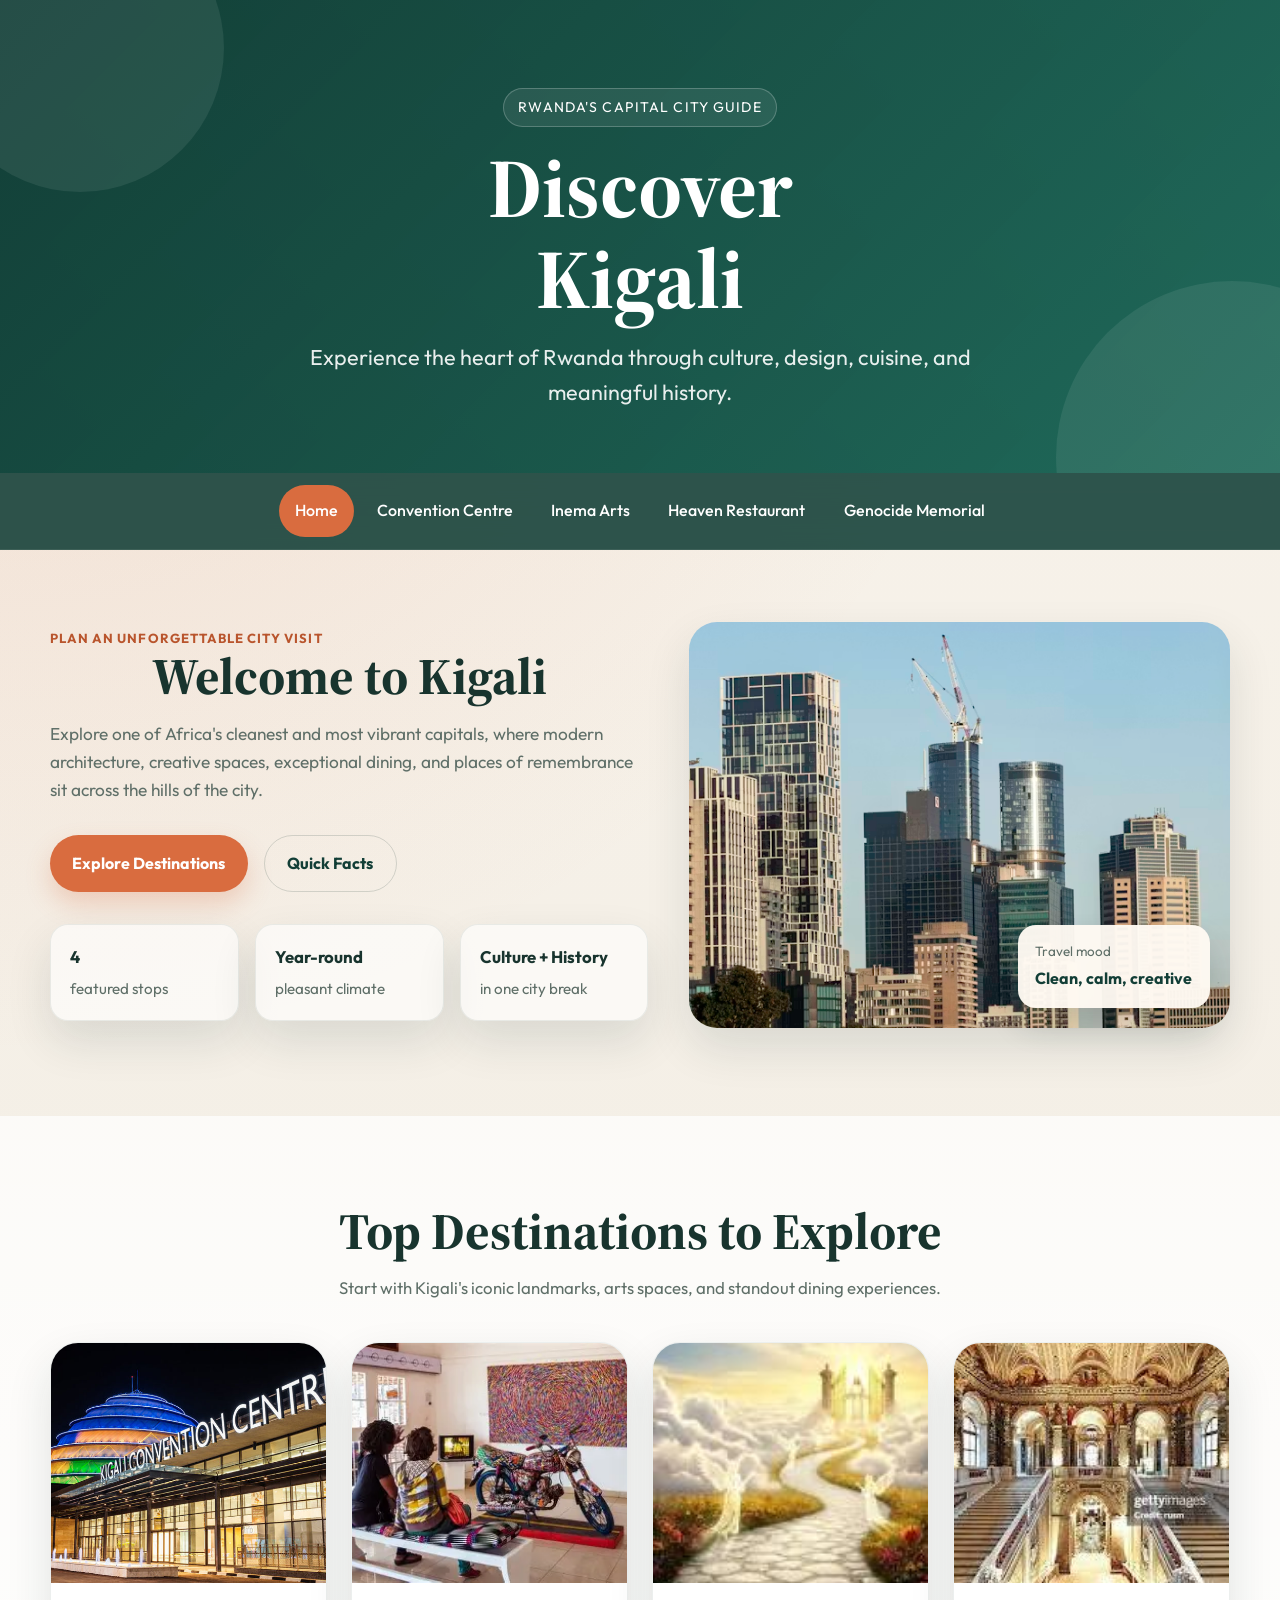
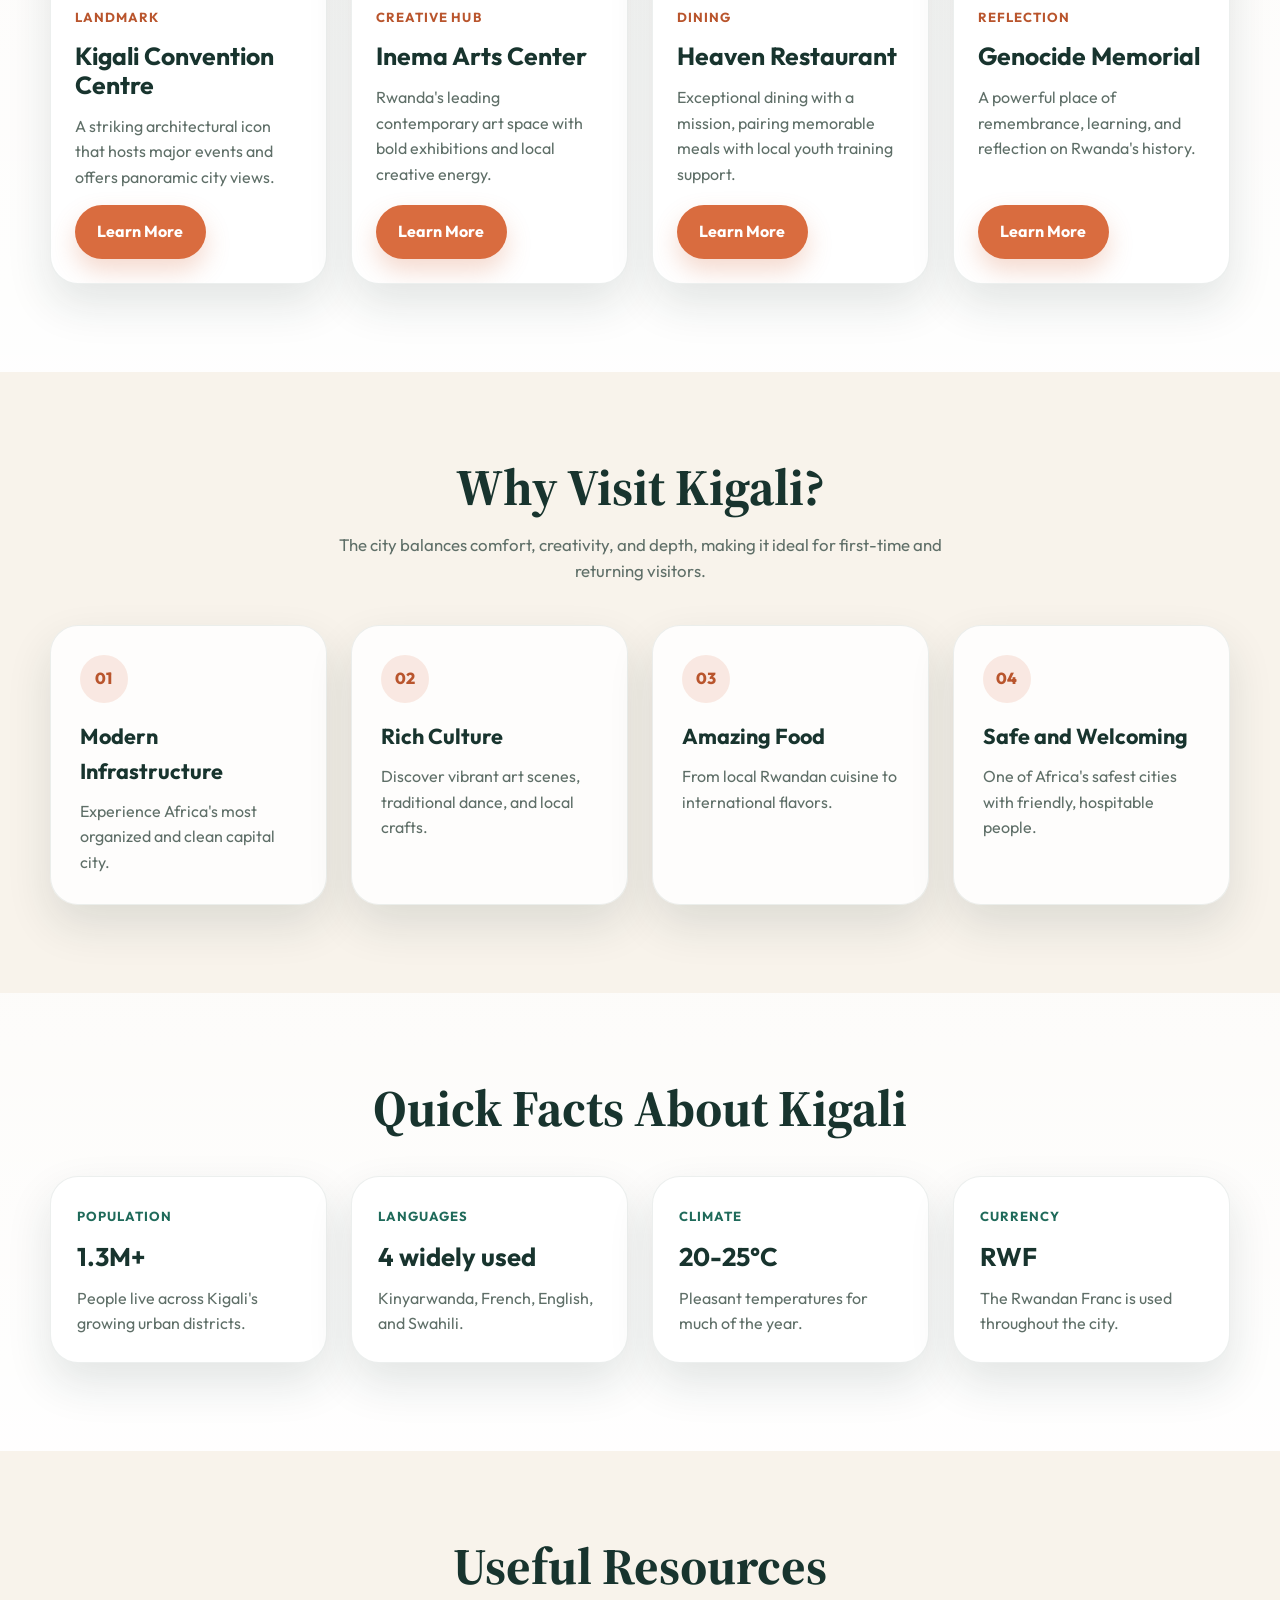
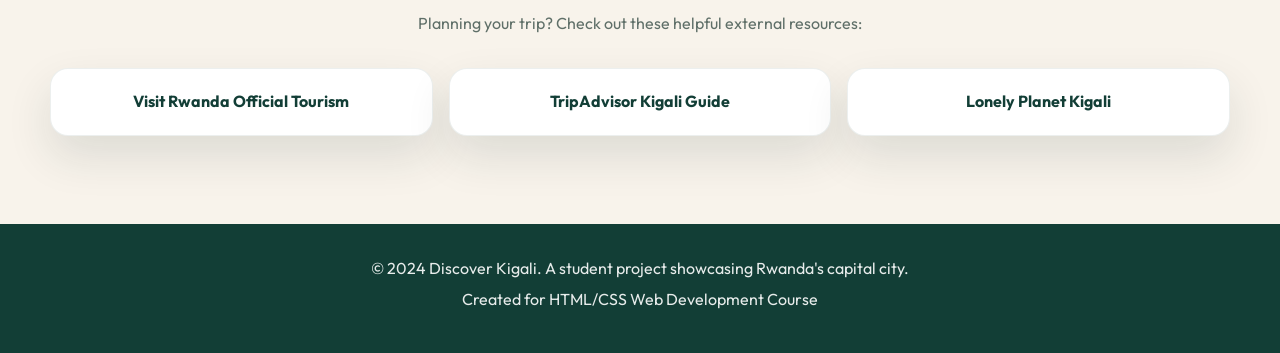
<file: index.html>
<!DOCTYPE html>
<html lang="en">
<head>
    <meta charset="UTF-8">
    <meta name="viewport" content="width=device-width, initial-scale=1.0">
    <title>Discover Kigali - Your Guide to Rwanda's Capital</title>
    <link rel="preconnect" href="https://fonts.googleapis.com">
    <link rel="preconnect" href="https://fonts.gstatic.com" crossorigin>
    <link href="https://fonts.googleapis.com/css2?family=Outfit:wght@400;500;600;700;800&family=Source+Serif+4:wght@600;700&display=swap" rel="stylesheet">
    <link rel="stylesheet" href="home.css">
</head>
<body>
    <header>
        <div class="container">
            <p class="eyebrow">Rwanda's Capital City Guide</p>
            <h1>Discover Kigali</h1>
            <p class="tagline">Experience the heart of Rwanda through culture, design, cuisine, and meaningful history.</p>
        </div>
    </header>

    <nav>
        <div class="container nav-shell">
            <button class="menu-toggle" type="button" aria-expanded="false" aria-controls="primary-navigation">
                <span class="menu-toggle-bar"></span>
                <span class="menu-toggle-bar"></span>
                <span class="menu-toggle-bar"></span>
                <span class="menu-label">Menu</span>
            </button>
            <ul class="nav-menu" id="primary-navigation">
                <li><a href="index.html" class="active">Home</a></li>
                <li><a href="destination1.html">Convention Centre</a></li>
                <li><a href="destination2.html">Inema Arts</a></li>
                <li><a href="destination3.html">Heaven Restaurant</a></li>
                <li><a href="destination4.html">Genocide Memorial</a></li>
            </ul>
        </div>
    </nav>

    <main>
        <section class="hero">
            <div class="container">
                <div class="hero-layout">
                    <div class="hero-copy">
                        <p class="section-kicker">Plan an unforgettable city visit</p>
                        <h2>Welcome to Kigali</h2>
                        <p>Explore one of Africa's cleanest and most vibrant capitals, where modern architecture, creative spaces, exceptional dining, and places of remembrance sit across the hills of the city.</p>
                        <div class="hero-actions">
                            <a href="#destinations" class="btn">Explore Destinations</a>
                            <a href="#facts" class="btn btn-secondary">Quick Facts</a>
                        </div>
                        <div class="hero-highlights">
                            <div class="highlight-item">
                                <strong>4</strong>
                                <span>featured stops</span>
                            </div>
                            <div class="highlight-item">
                                <strong>Year-round</strong>
                                <span>pleasant climate</span>
                            </div>
                            <div class="highlight-item">
                                <strong>Culture + History</strong>
                                <span>in one city break</span>
                            </div>
                        </div>
                    </div>

                    <div class="hero-visual">
                        <img src="images/kigali-skyline.avif" alt="Kigali city skyline showing modern buildings" class="hero-image">
                        <div class="hero-badge">
                            <span class="badge-label">Travel mood</span>
                            <strong>Clean, calm, creative</strong>
                        </div>
                    </div>
                </div>
            </div>
        </section>

        <section class="destinations" id="destinations">
            <div class="container">
                <h2>Top Destinations to Explore</h2>
                <p class="section-intro">Start with Kigali's iconic landmarks, arts spaces, and standout dining experiences.</p>

                <div class="destination-grid">
                    <article class="destination-card">
                        <img src="images/kcc.jpg" alt="Kigali Convention Centre modern architecture">
                        <div class="card-content">
                            <p class="card-tag">Landmark</p>
                            <h3>Kigali Convention Centre</h3>
                            <p>A striking architectural icon that hosts major events and offers panoramic city views.</p>
                            <a href="destination1.html" class="btn">Learn More</a>
                        </div>
                    </article>

                    <article class="destination-card">
                        <img src="images/inema gallery.webp" alt="Colorful art gallery at Inema Arts Center">
                        <div class="card-content">
                            <p class="card-tag">Creative Hub</p>
                            <h3>Inema Arts Center</h3>
                            <p>Rwanda's leading contemporary art space with bold exhibitions and local creative energy.</p>
                            <a href="destination2.html" class="btn">Learn More</a>
                        </div>
                    </article>

                    <article class="destination-card">
                        <img src="images/heaven.jfif" alt="Heaven Restaurant outdoor dining area">
                        <div class="card-content">
                            <p class="card-tag">Dining</p>
                            <h3>Heaven Restaurant</h3>
                            <p>Exceptional dining with a mission, pairing memorable meals with local youth training support.</p>
                            <a href="destination3.html" class="btn">Learn More</a>
                        </div>
                    </article>

                    <article class="destination-card">
                        <img src="images/memorial site.jfif" alt="Kigali Genocide Memorial gardens">
                        <div class="card-content">
                            <p class="card-tag">Reflection</p>
                            <h3>Genocide Memorial</h3>
                            <p>A powerful place of remembrance, learning, and reflection on Rwanda's history.</p>
                            <a href="destination4.html" class="btn">Learn More</a>
                        </div>
                    </article>
                </div>
            </div>
        </section>

        <section class="why-visit">
            <div class="container">
                <h2>Why Visit Kigali?</h2>
                <p class="section-intro">The city balances comfort, creativity, and depth, making it ideal for first-time and returning visitors.</p>
                <div class="features">
                    <div class="feature">
                        <span class="feature-icon" aria-hidden="true">01</span>
                        <h3>Modern Infrastructure</h3>
                        <p>Experience Africa's most organized and clean capital city.</p>
                    </div>
                    <div class="feature">
                        <span class="feature-icon" aria-hidden="true">02</span>
                        <h3>Rich Culture</h3>
                        <p>Discover vibrant art scenes, traditional dance, and local crafts.</p>
                    </div>
                    <div class="feature">
                        <span class="feature-icon" aria-hidden="true">03</span>
                        <h3>Amazing Food</h3>
                        <p>From local Rwandan cuisine to international flavors.</p>
                    </div>
                    <div class="feature">
                        <span class="feature-icon" aria-hidden="true">04</span>
                        <h3>Safe and Welcoming</h3>
                        <p>One of Africa's safest cities with friendly, hospitable people.</p>
                    </div>
                </div>
            </div>
        </section>

        <section class="quick-facts" id="facts">
            <div class="container">
                <h2>Quick Facts About Kigali</h2>
                <div class="facts-grid">
                    <article class="fact-card">
                        <span class="fact-label">Population</span>
                        <strong>1.3M+</strong>
                        <p>People live across Kigali's growing urban districts.</p>
                    </article>
                    <article class="fact-card">
                        <span class="fact-label">Languages</span>
                        <strong>4 widely used</strong>
                        <p>Kinyarwanda, French, English, and Swahili.</p>
                    </article>
                    <article class="fact-card">
                        <span class="fact-label">Climate</span>
                        <strong>20-25&deg;C</strong>
                        <p>Pleasant temperatures for much of the year.</p>
                    </article>
                    <article class="fact-card">
                        <span class="fact-label">Currency</span>
                        <strong>RWF</strong>
                        <p>The Rwandan Franc is used throughout the city.</p>
                    </article>
                </div>
            </div>
        </section>

        <section class="useful-links">
            <div class="container">
                <h2>Useful Resources</h2>
                <p>Planning your trip? Check out these helpful external resources:</p>
                <ul class="resource-list">
                    <li><a href="https://www.visitrwanda.com/" target="_blank" rel="noopener">Visit Rwanda Official Tourism</a></li>
                    <li><a href="https://www.tripadvisor.com/Tourism-g293829-Kigali_Kigali_Province-Vacations.html" target="_blank" rel="noopener">TripAdvisor Kigali Guide</a></li>
                    <li><a href="https://www.lonelyplanet.com/rwanda/kigali" target="_blank" rel="noopener">Lonely Planet Kigali</a></li>
                </ul>
            </div>
        </section>
    </main>

    <footer>
        <div class="container">
            <p>&copy; 2024 Discover Kigali. A student project showcasing Rwanda's capital city.</p>
            <p>Created for HTML/CSS Web Development Course</p>
        </div>
    </footer>

    <script>
        const menuToggle = document.querySelector('.menu-toggle');
        const navMenu = document.querySelector('.nav-menu');

        if (menuToggle && navMenu) {
            menuToggle.addEventListener('click', () => {
                const isOpen = navMenu.classList.toggle('is-open');
                menuToggle.setAttribute('aria-expanded', String(isOpen));
            });
        }
    </script>
</body>
</html>
</file>
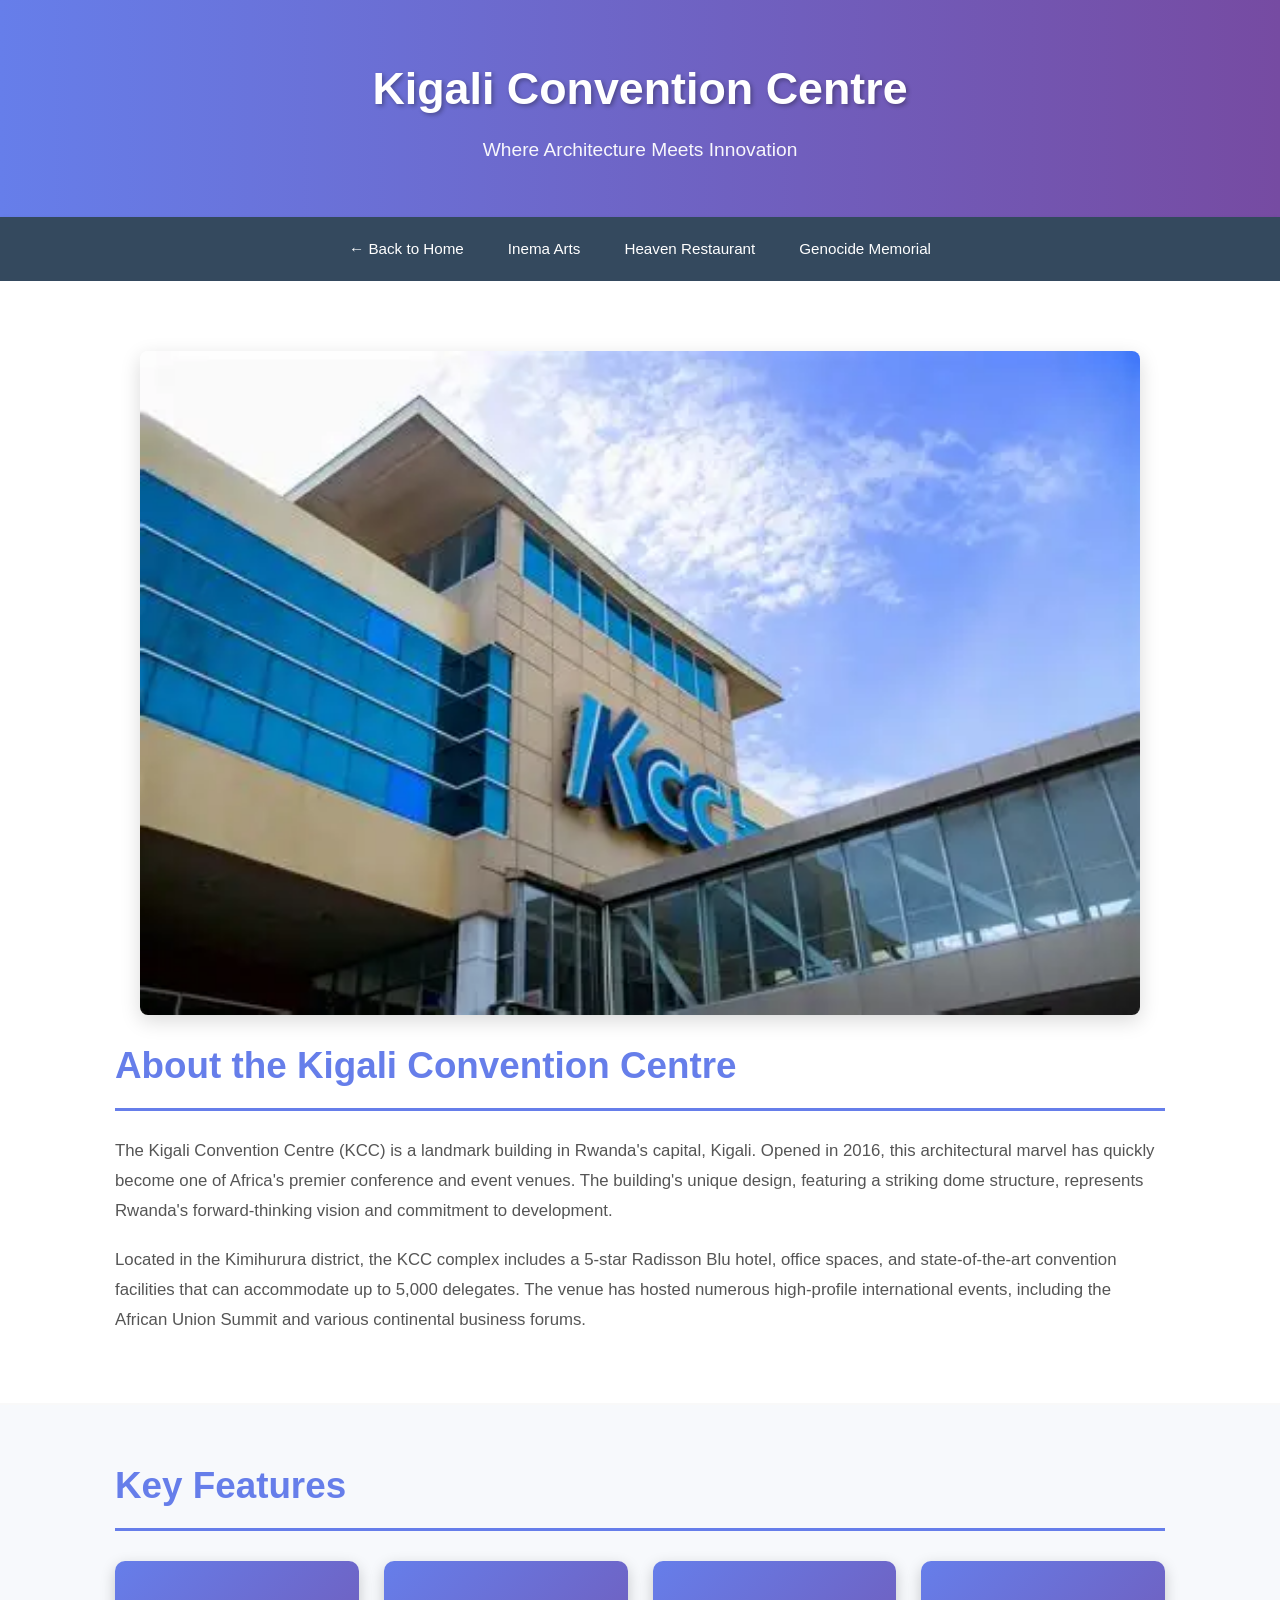
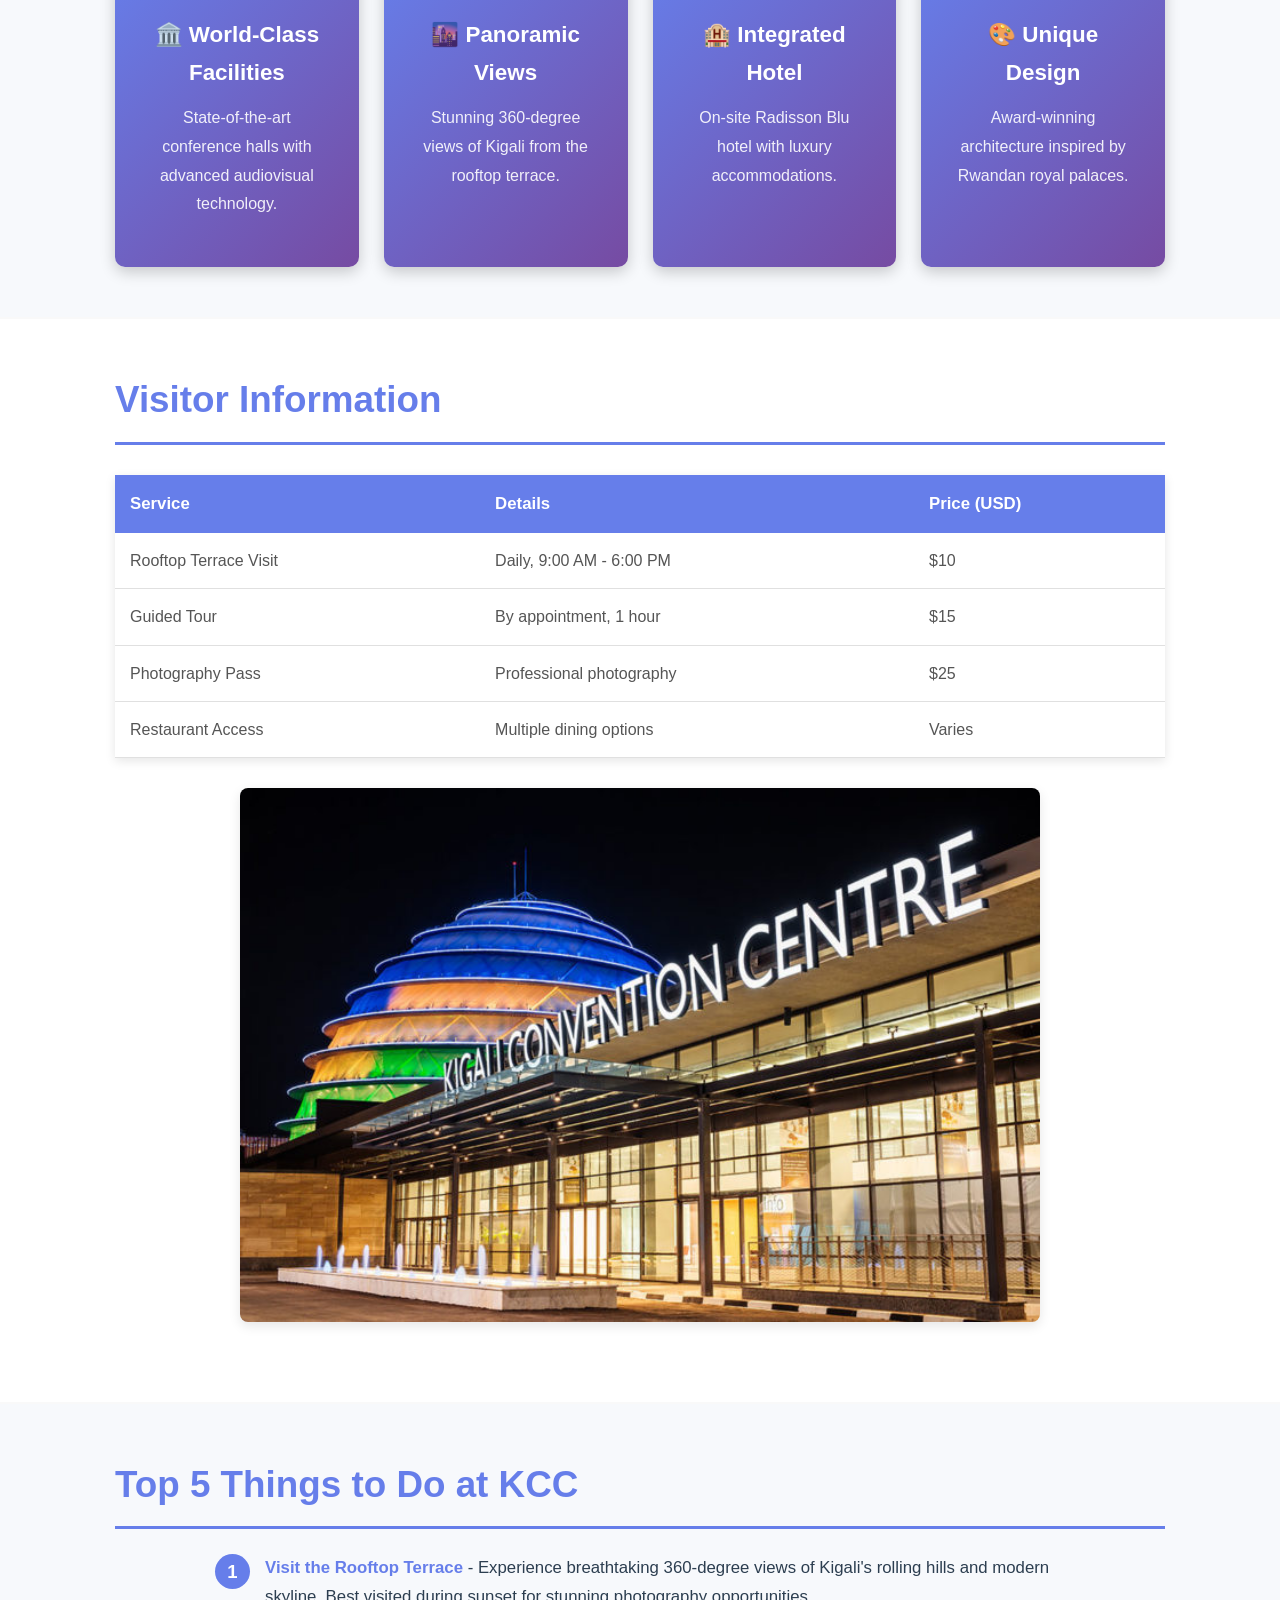
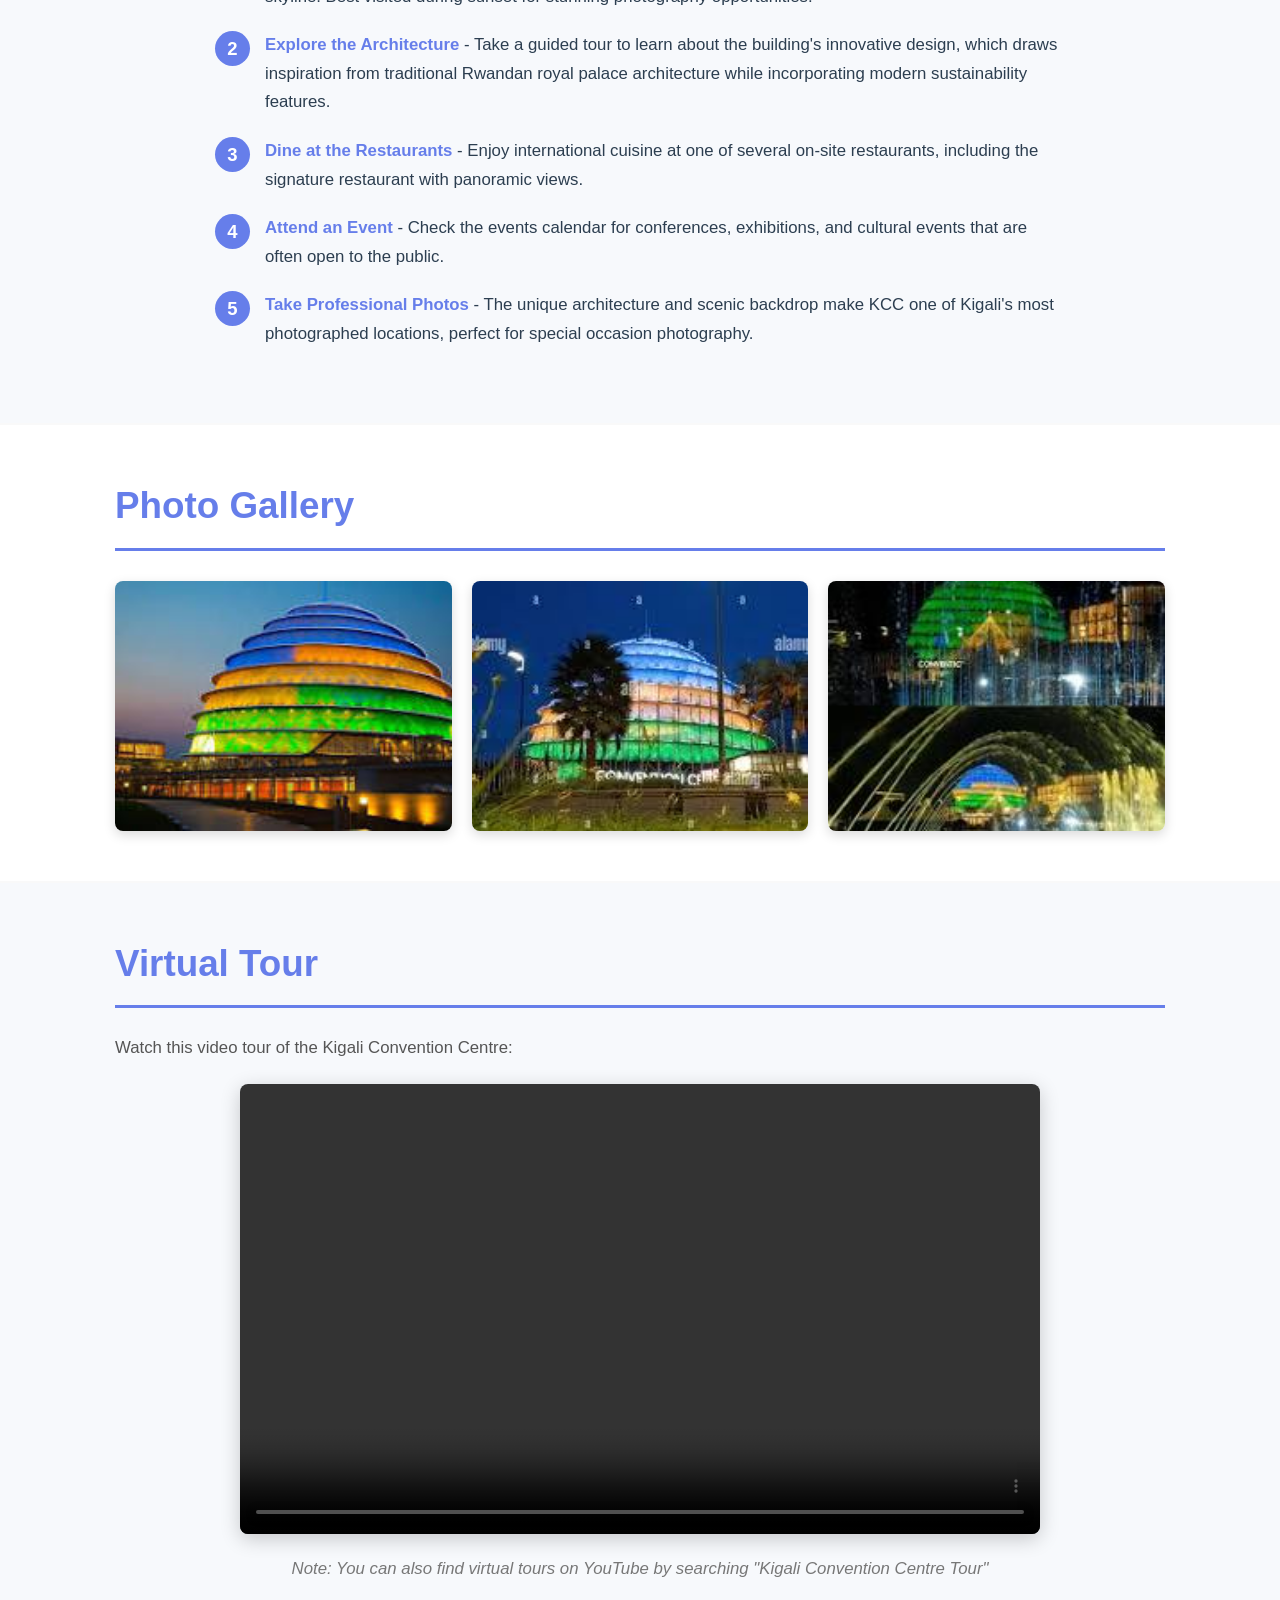
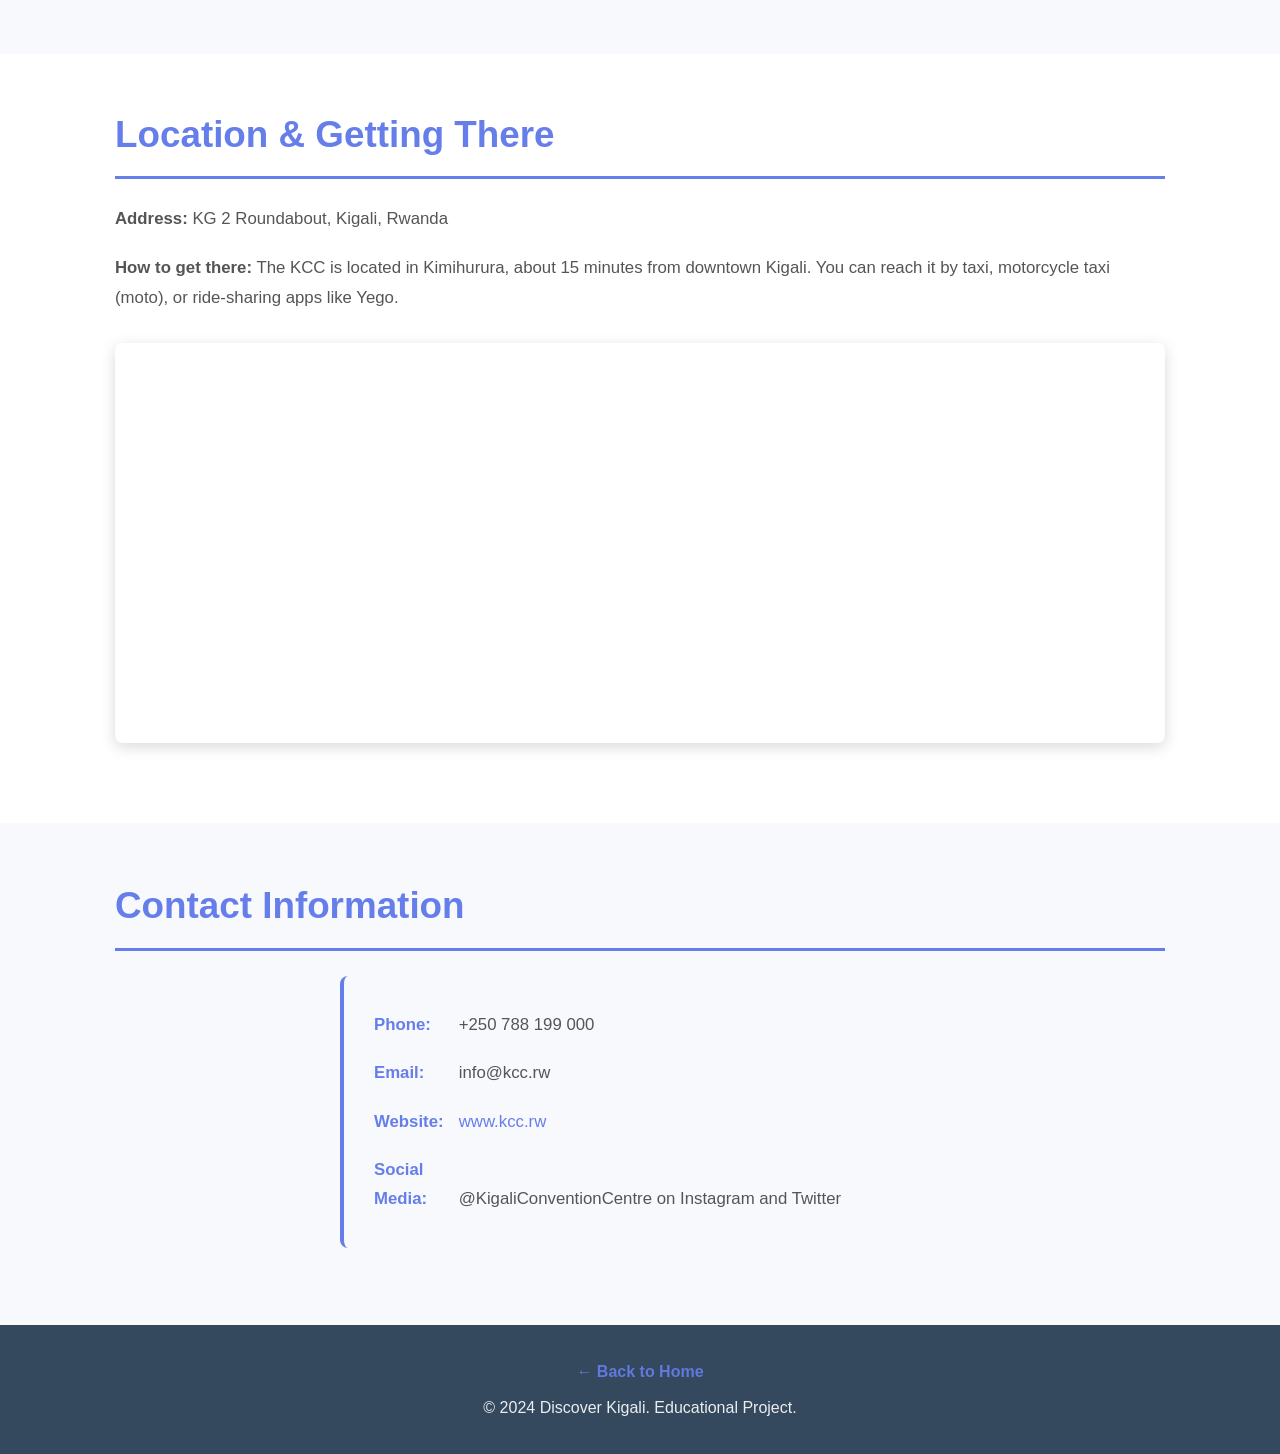
<file: destination1.html>
<!DOCTYPE html>
<html lang="en">
<head>
    <meta charset="UTF-8">
    <meta name="viewport" content="width=device-width, initial-scale=1.0">
    <title>Kigali Convention Centre - Discover Kigali</title>
    <link rel="stylesheet" href="destination1.css">
</head>
<body>
    <header>
        <div class="container">
            <h1>Kigali Convention Centre</h1>
            <p class="tagline">Where Architecture Meets Innovation</p>
        </div>
    </header>

    <nav>
        <div class="container nav-shell">
            <button class="menu-toggle" type="button" aria-expanded="false" aria-controls="primary-navigation">
                <span class="menu-toggle-bar"></span>
                <span class="menu-toggle-bar"></span>
                <span class="menu-toggle-bar"></span>
                <span class="menu-label">Menu</span>
            </button>
            <ul class="nav-menu" id="primary-navigation">
                <li><a href="index.html">← Back to Home</a></li>
                <li><a href="destination2.html">Inema Arts</a></li>
                <li><a href="destination3.html">Heaven Restaurant</a></li>
                <li><a href="destination4.html">Genocide Memorial</a></li>
            </ul>
        </div>
    </nav>

    <script>
        document.addEventListener('DOMContentLoaded', function () {
            const menuToggle = document.querySelector('.menu-toggle');
            const navMenu = document.querySelector('.nav-menu');

            if (menuToggle && navMenu) {
                menuToggle.addEventListener('click', function () {
                    const isOpen = navMenu.classList.toggle('is-open');
                    menuToggle.setAttribute('aria-expanded', String(isOpen));
                });
            }
        });
    </script>

    <main>
        <section class="intro">
            <div class="container">
                <img src="images/kcc-main.webp" alt="Kigali Convention Centre exterior showing unique dome structure" class="main-image">
                
                <h2>About the Kigali Convention Centre</h2>
                <p>The Kigali Convention Centre (KCC) is a landmark building in Rwanda's capital, Kigali. Opened in 2016, this architectural marvel has quickly become one of Africa's premier conference and event venues. The building's unique design, featuring a striking dome structure, represents Rwanda's forward-thinking vision and commitment to development.</p>
                
                <p>Located in the Kimihurura district, the KCC complex includes a 5-star Radisson Blu hotel, office spaces, and state-of-the-art convention facilities that can accommodate up to 5,000 delegates. The venue has hosted numerous high-profile international events, including the African Union Summit and various continental business forums.</p>
            </div>
        </section>

        <section class="features-section">
            <div class="container">
                <h2>Key Features</h2>
                
                <div class="features-grid">
                    <div class="feature-box">
                        <h3>🏛️ World-Class Facilities</h3>
                        <p>State-of-the-art conference halls with advanced audiovisual technology.</p>
                    </div>
                    
                    <div class="feature-box">
                        <h3>🌆 Panoramic Views</h3>
                        <p>Stunning 360-degree views of Kigali from the rooftop terrace.</p>
                    </div>
                    
                    <div class="feature-box">
                        <h3>🏨 Integrated Hotel</h3>
                        <p>On-site Radisson Blu hotel with luxury accommodations.</p>
                    </div>
                    
                    <div class="feature-box">
                        <h3>🎨 Unique Design</h3>
                        <p>Award-winning architecture inspired by Rwandan royal palaces.</p>
                    </div>
                </div>
            </div>
        </section>

        <section class="visiting-info">
            <div class="container">
                <h2>Visitor Information</h2>
                
                <table class="info-table">
                    <thead>
                        <tr>
                            <th>Service</th>
                            <th>Details</th>
                            <th>Price (USD)</th>
                        </tr>
                    </thead>
                    <tbody>
                        <tr>
                            <td>Rooftop Terrace Visit</td>
                            <td>Daily, 9:00 AM - 6:00 PM</td>
                            <td>$10</td>
                        </tr>
                        <tr>
                            <td>Guided Tour</td>
                            <td>By appointment, 1 hour</td>
                            <td>$15</td>
                        </tr>
                        <tr>
                            <td>Photography Pass</td>
                            <td>Professional photography</td>
                            <td>$25</td>
                        </tr>
                        <tr>
                            <td>Restaurant Access</td>
                            <td>Multiple dining options</td>
                            <td>Varies</td>
                        </tr>
                    </tbody>
                </table>

                <img src="images/kcc.jpg" alt="Modern conference hall interior at KCC" class="content-image">
            </div>
        </section>

        <section class="things-to-do">
            <div class="container">
                <h2>Top 5 Things to Do at KCC</h2>
                <ol class="numbered-list">
                    <li><strong>Visit the Rooftop Terrace</strong> - Experience breathtaking 360-degree views of Kigali's rolling hills and modern skyline. Best visited during sunset for stunning photography opportunities.</li>
                    
                    <li><strong>Explore the Architecture</strong> - Take a guided tour to learn about the building's innovative design, which draws inspiration from traditional Rwandan royal palace architecture while incorporating modern sustainability features.</li>
                    
                    <li><strong>Dine at the Restaurants</strong> - Enjoy international cuisine at one of several on-site restaurants, including the signature restaurant with panoramic views.</li>
                    
                    <li><strong>Attend an Event</strong> - Check the events calendar for conferences, exhibitions, and cultural events that are often open to the public.</li>
                    
                    <li><strong>Take Professional Photos</strong> - The unique architecture and scenic backdrop make KCC one of Kigali's most photographed locations, perfect for special occasion photography.</li>
                </ol>
            </div>
        </section>

        <section class="gallery">
            <div class="container">
                <h2>Photo Gallery</h2>
                <div class="image-grid">
                    <img src="images/kcc night.jfif" alt="KCC illuminated at night" class="gallery-image">
                    <img src="images/kcc dem.jfif" alt="Close-up of the distinctive dome structure" class="gallery-image">
                    <img src="images/kcc view.jfif" alt="View from KCC rooftop terrace" class="gallery-image">
                </div>
            </div>
        </section>

        <section class="video-section">
            <div class="container">
                <h2>Virtual Tour</h2>
                <p>Watch this video tour of the Kigali Convention Centre:</p>
                <video controls class="video-player">
                    <source src="images/kcc video.mp4" type="video/mp4">
                    Your browser does not support the video tag.
                </video>
                <p class="video-note">Note: You can also find virtual tours on YouTube by searching "Kigali Convention Centre Tour"</p>
            </div>
        </section>

        <section class="location">
            <div class="container">
                <h2>Location & Getting There</h2>
                <p><strong>Address:</strong> KG 2 Roundabout, Kigali, Rwanda</p>
                <p><strong>How to get there:</strong> The KCC is located in Kimihurura, about 15 minutes from downtown Kigali. You can reach it by taxi, motorcycle taxi (moto), or ride-sharing apps like Yego.</p>
                
                <div class="map-container">
                    <iframe 
                        src="https://www.google.com/maps/embed?pb=!1m18!1m12!1m3!1d3987.4794267890785!2d30.112819!3d-1.956389!2m3!1f0!2f0!3f0!3m2!1i1024!2i768!4f13.1!3m3!1m2!1s0x19dca706e84ce34d%3A0xa8c3b5f0e7e6c6e6!2sKigali%20Convention%20Centre!5e0!3m2!1sen!2srw!4v1234567890"
                        width="100%" 
                        height="400" 
                        style="border:0;" 
                        allowfullscreen="" 
                        loading="lazy" 
                        referrerpolicy="no-referrer-when-downgrade"
                        class="map-embed">
                    </iframe>
                </div>
            </div>
        </section>

        <section class="contact">
            <div class="container">
                <h2>Contact Information</h2>
                <ul class="contact-list">
                    <li><strong>Phone:</strong> +250 788 199 000</li>
                    <li><strong>Email:</strong> info@kcc.rw</li>
                    <li><strong>Website:</strong> <a href="https://www.kcc.rw" target="_blank" rel="noopener">www.kcc.rw</a></li>
                    <li><strong>Social Media:</strong> @KigaliConventionCentre on Instagram and Twitter</li>
                </ul>
            </div>
        </section>
    </main>

    <footer>
        <div class="container">
            <p><a href="index.html" class="footer-link">← Back to Home</a></p>
            <p>&copy; 2024 Discover Kigali. Educational Project.</p>
        </div>
    </footer>
</body>
</html>
</file>
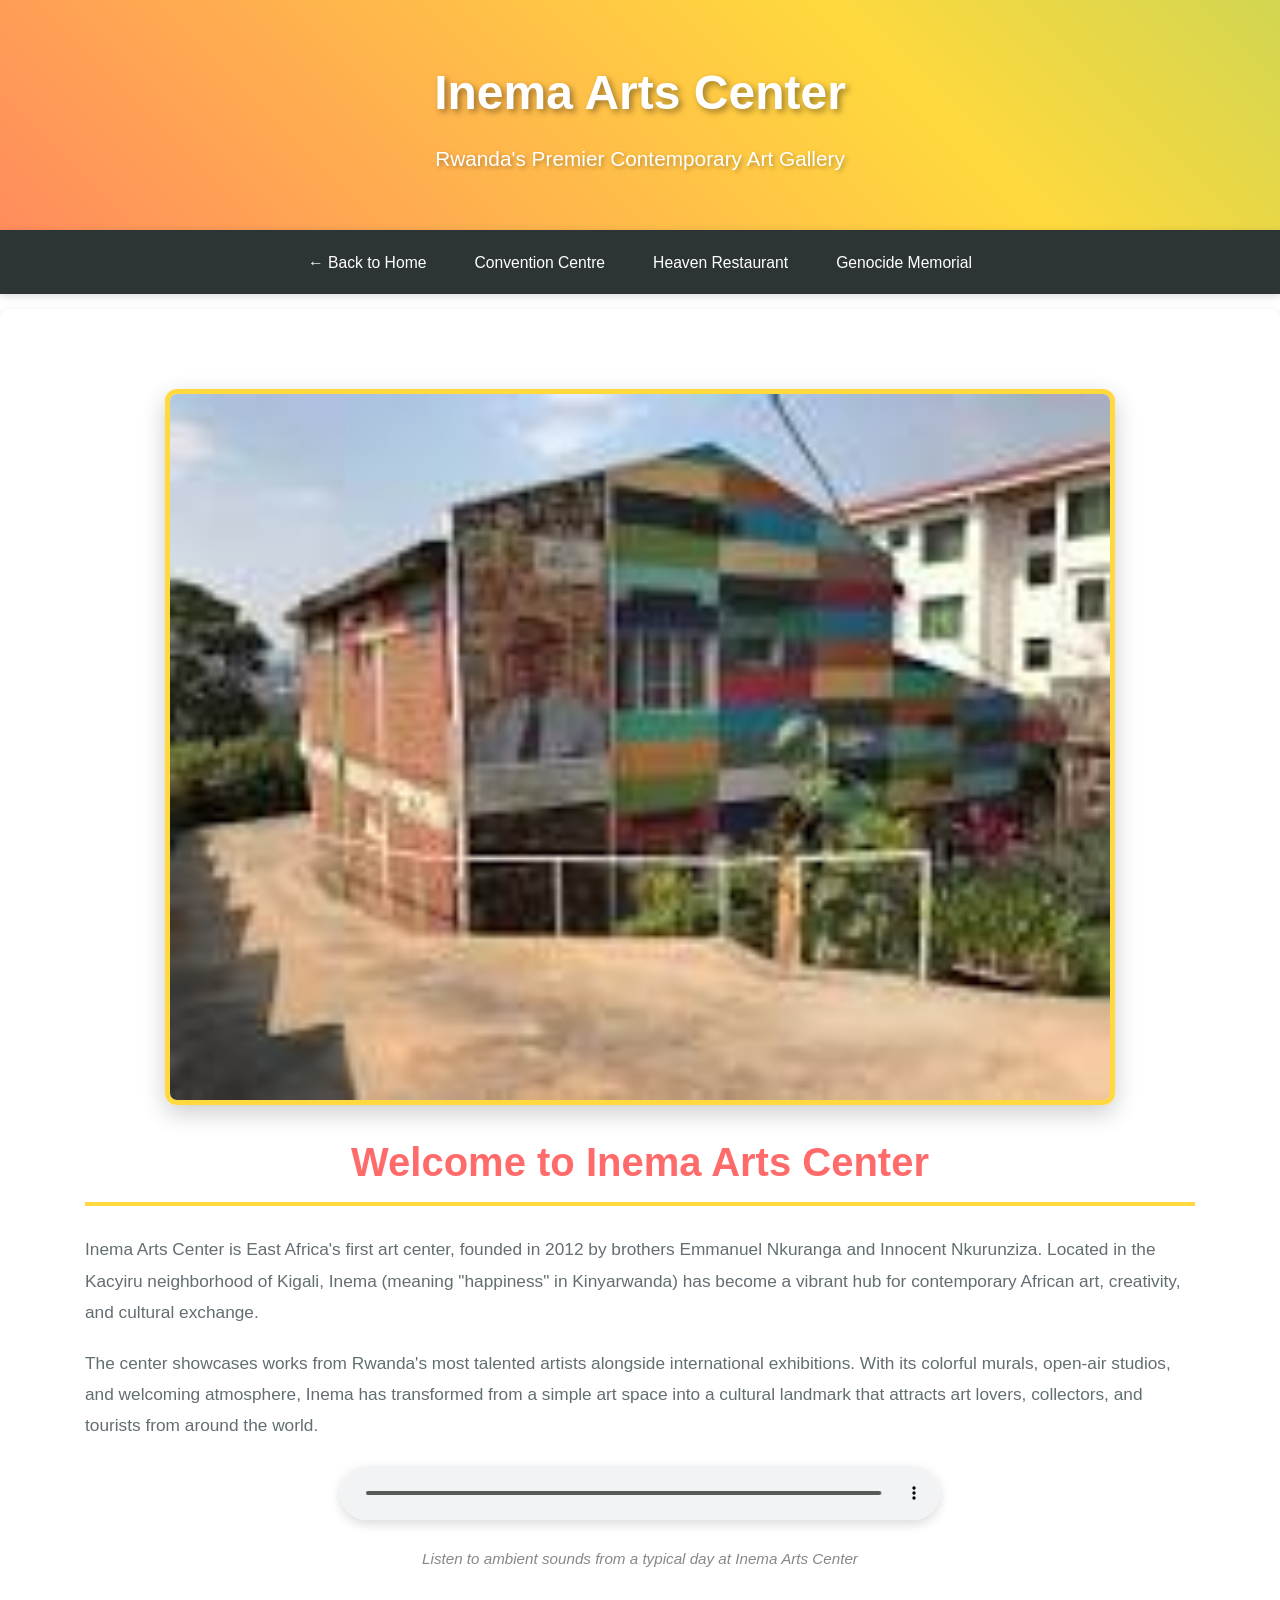
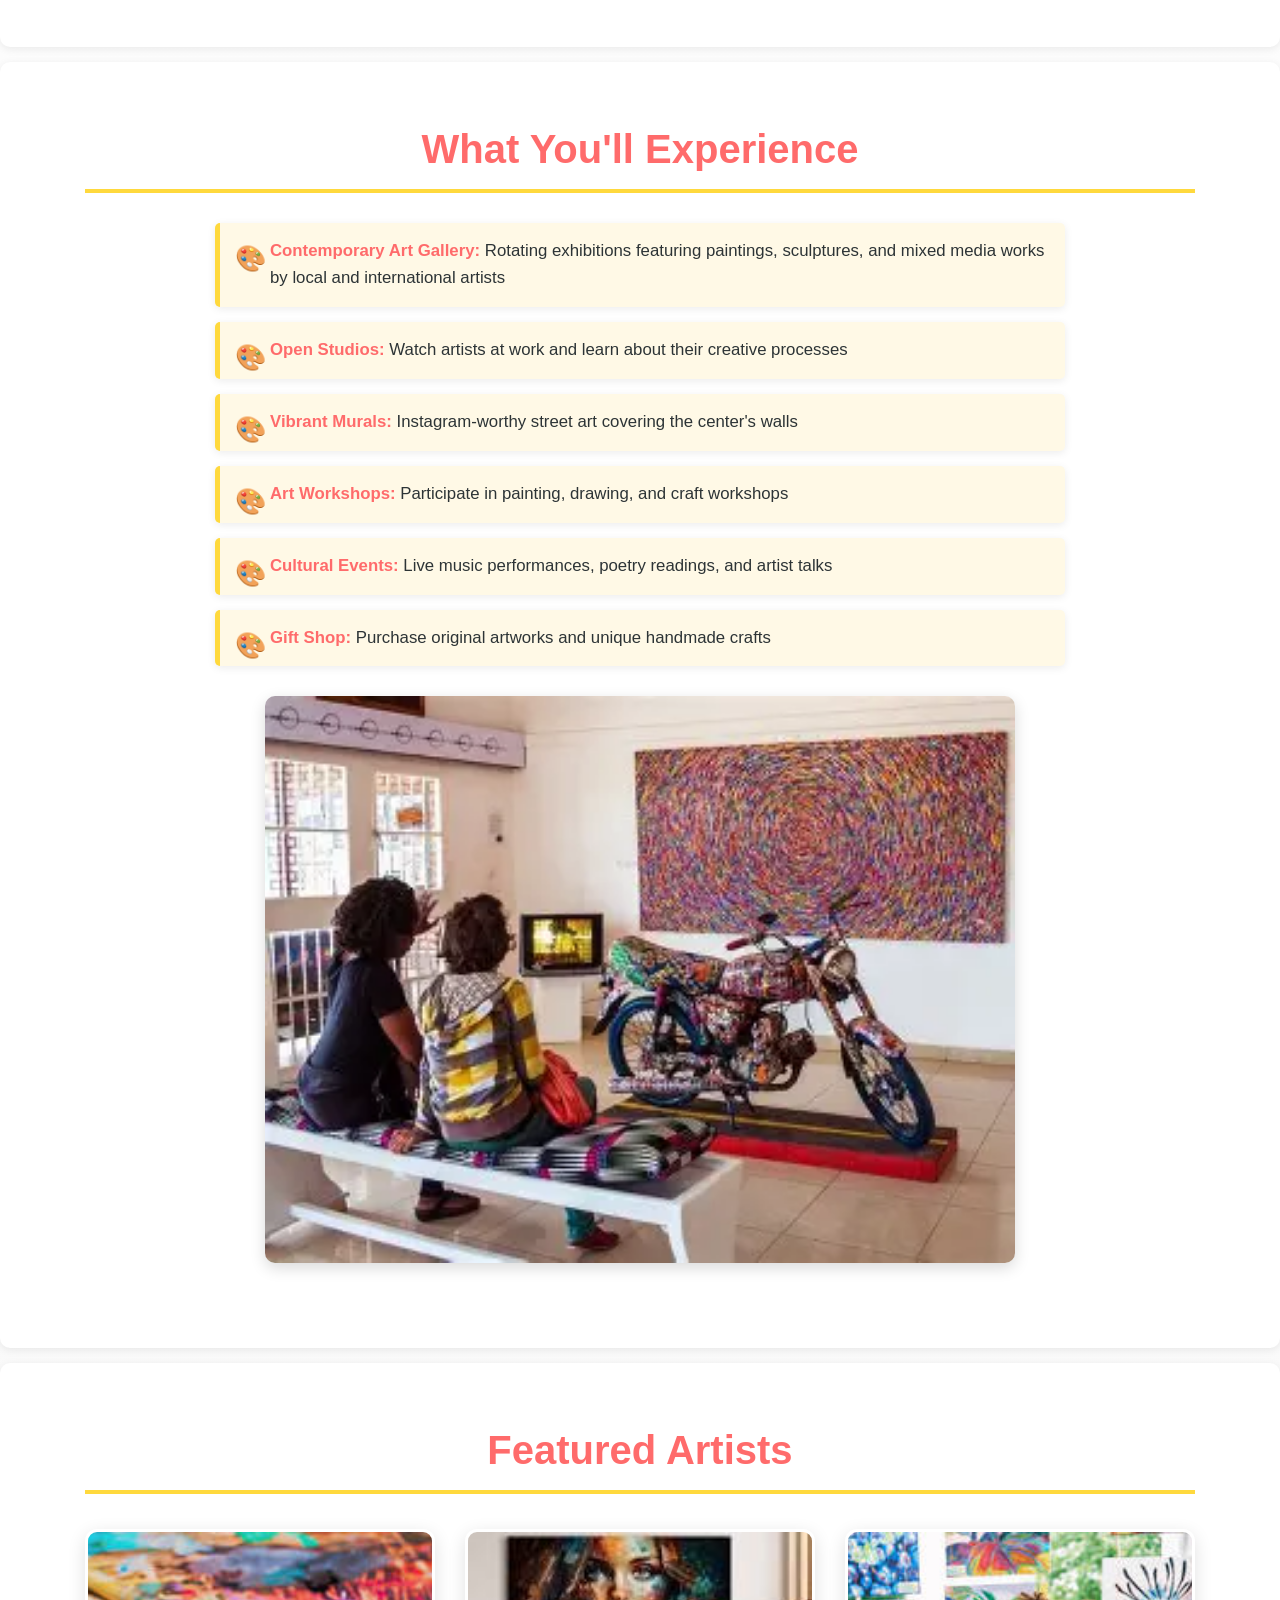
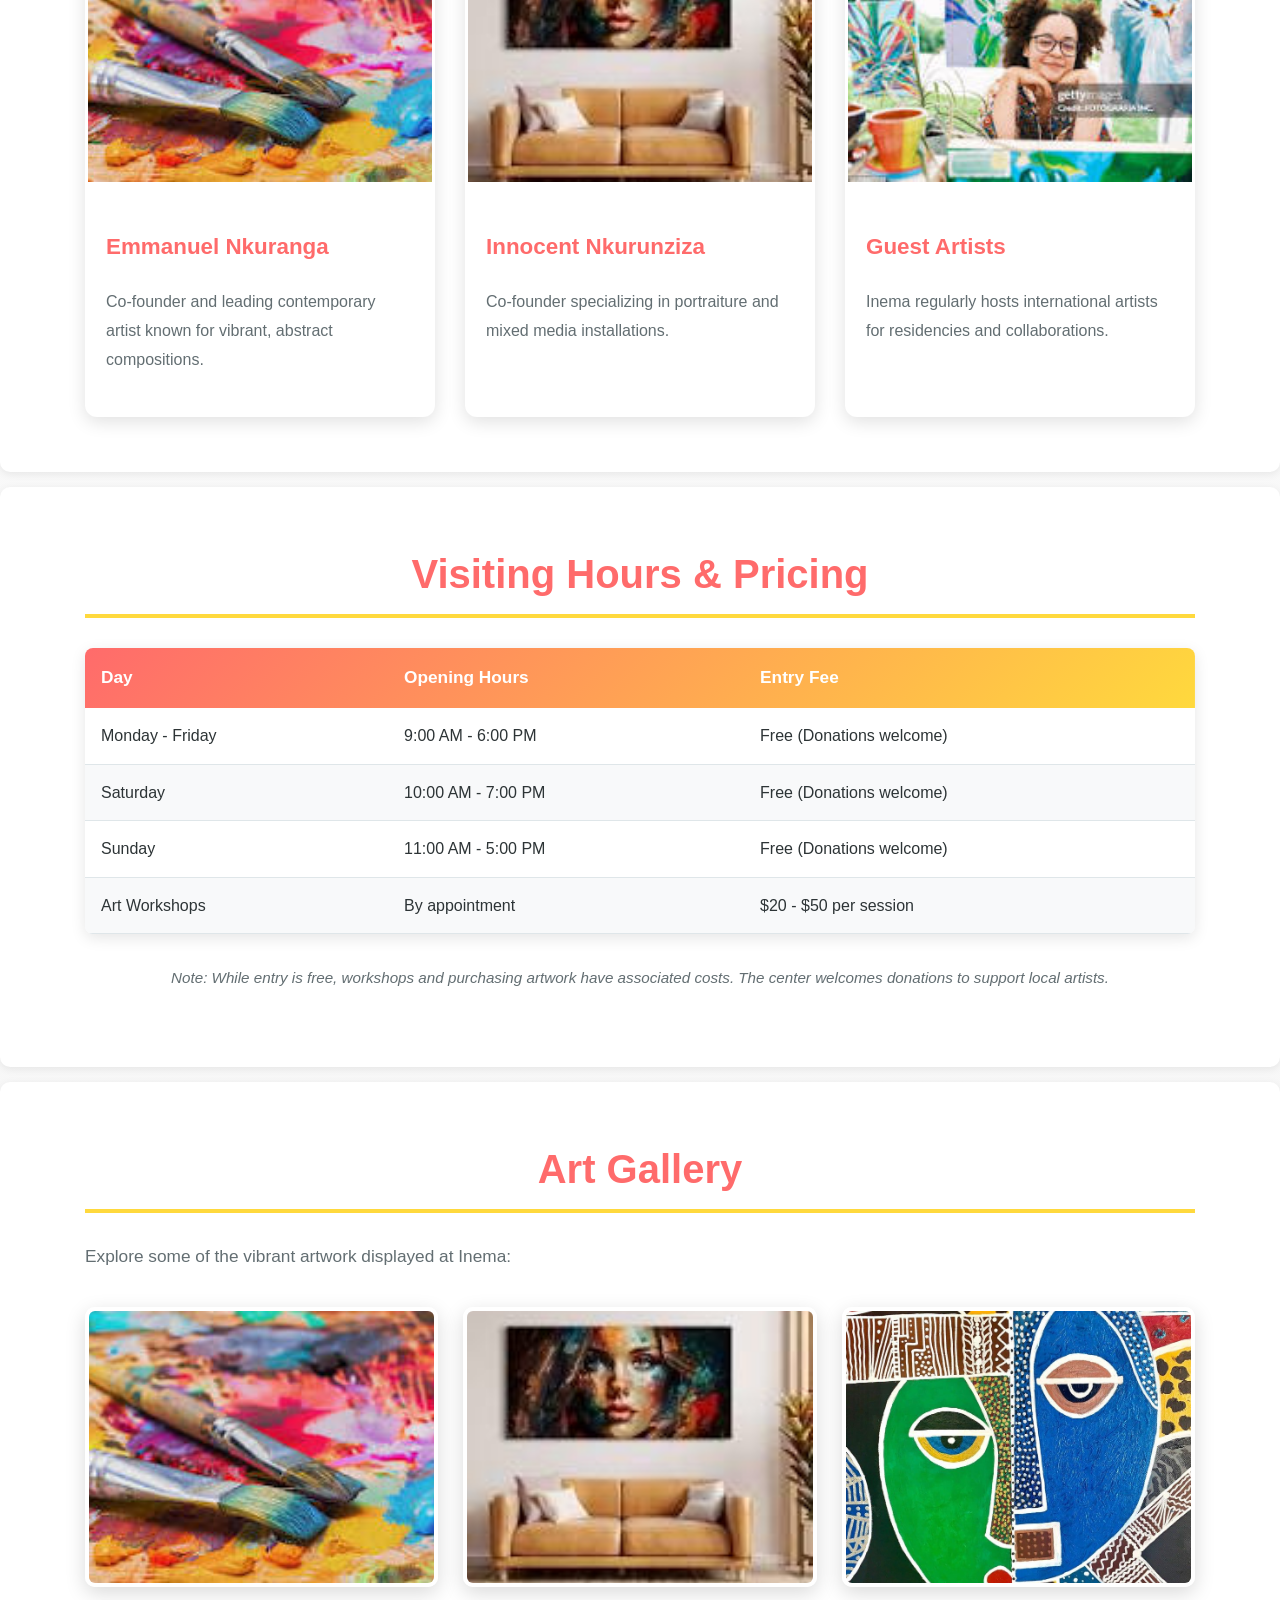
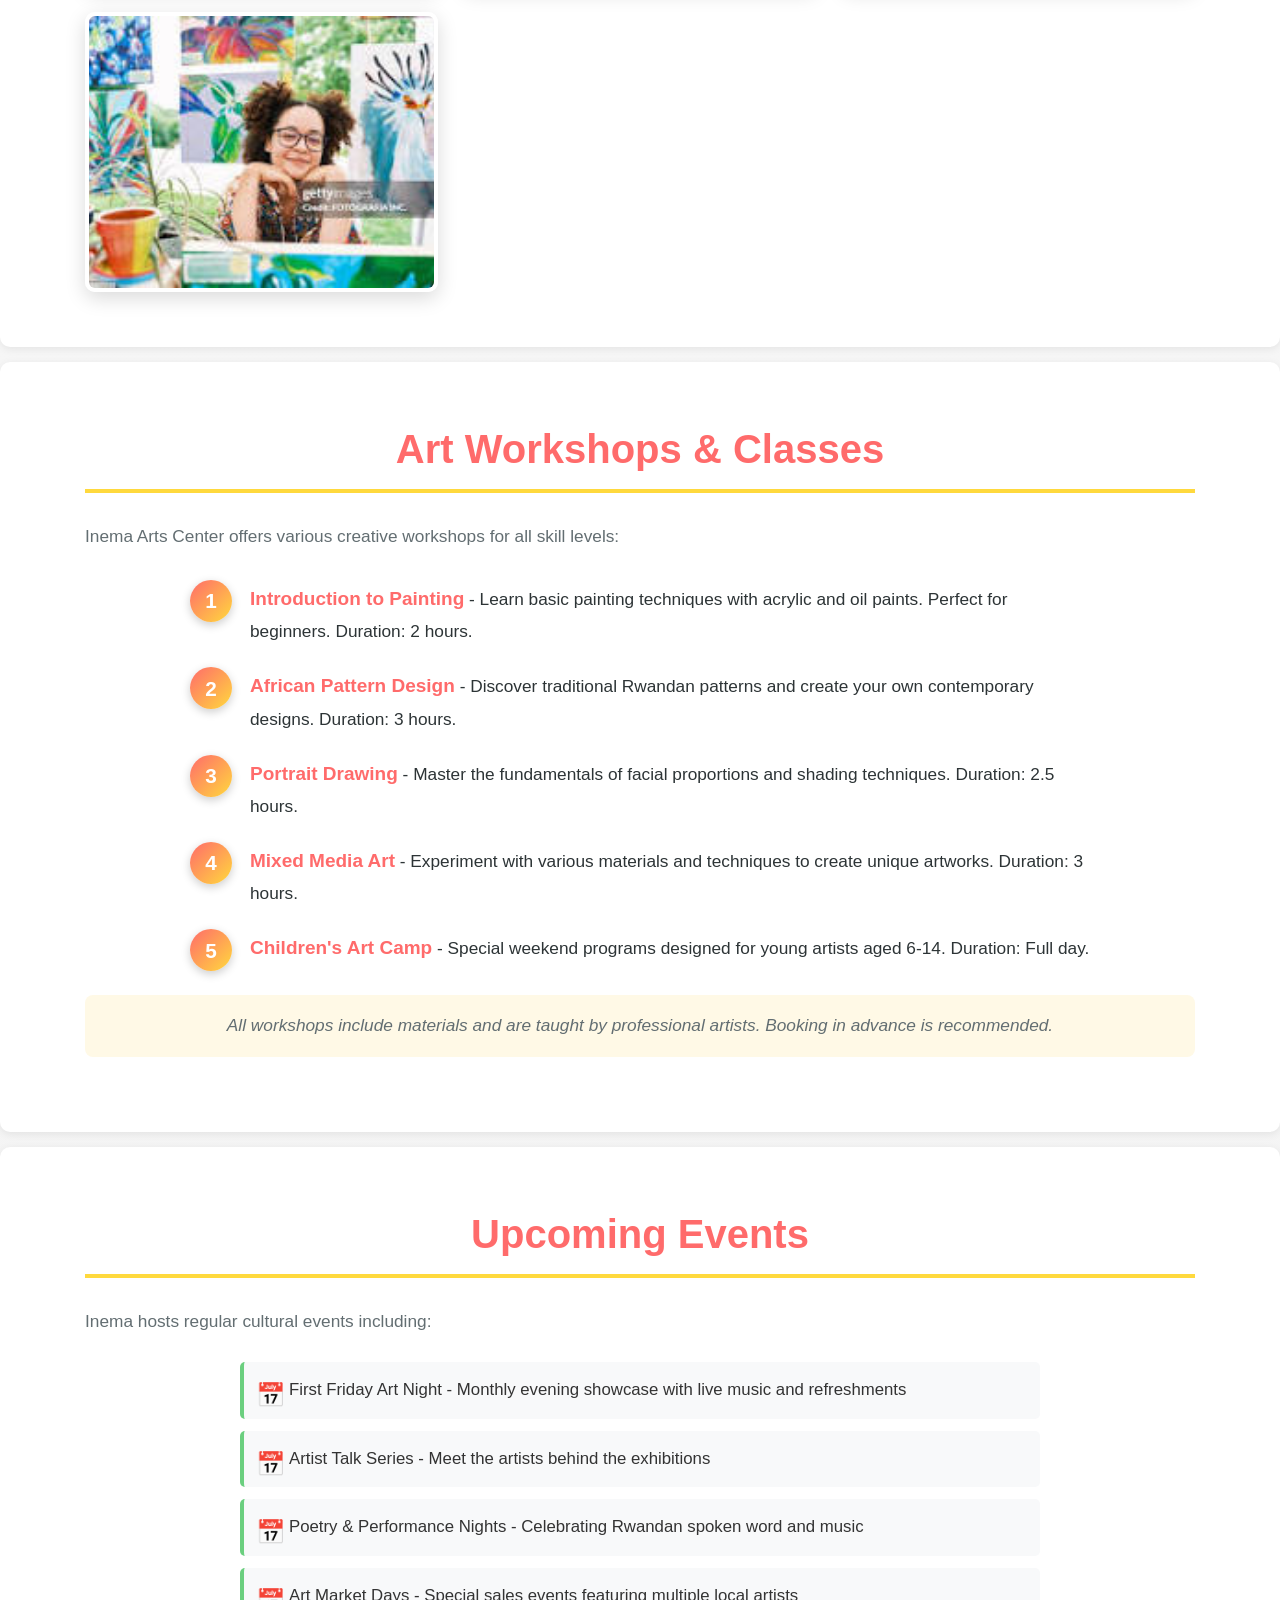
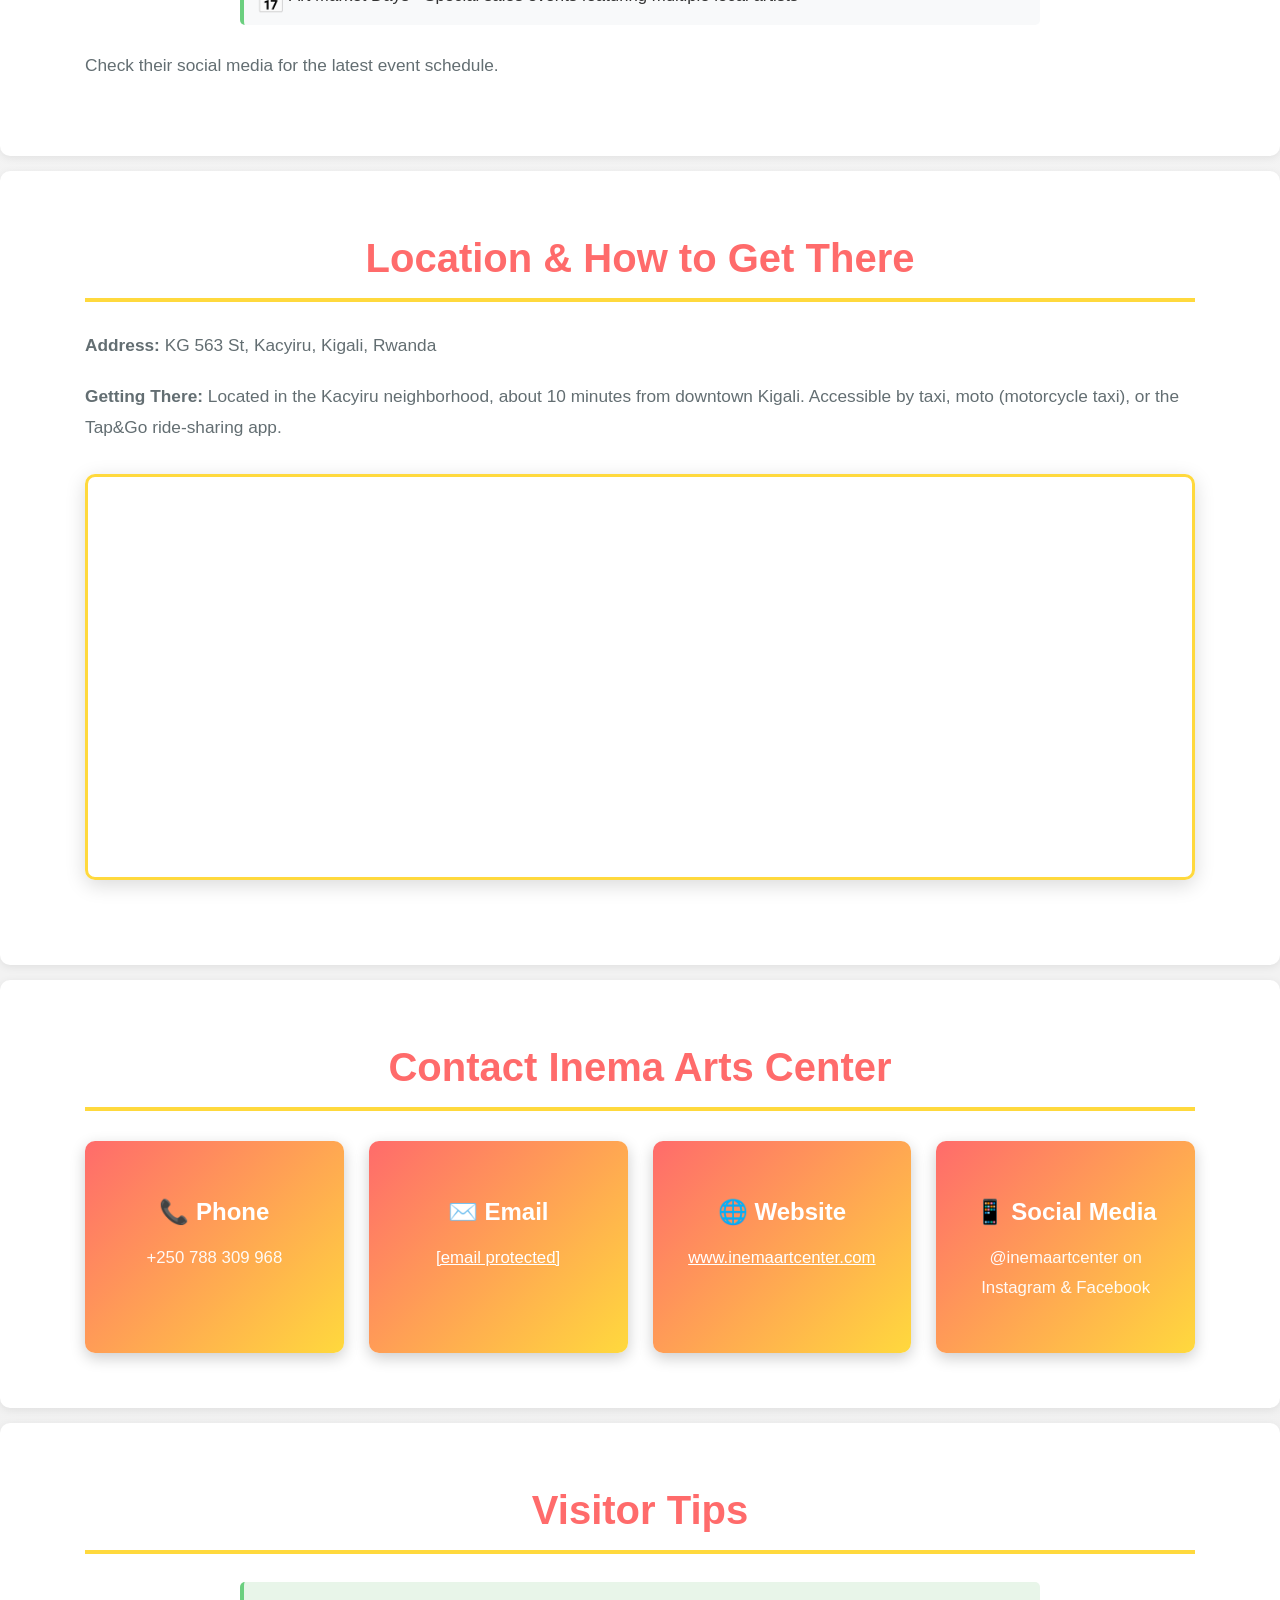
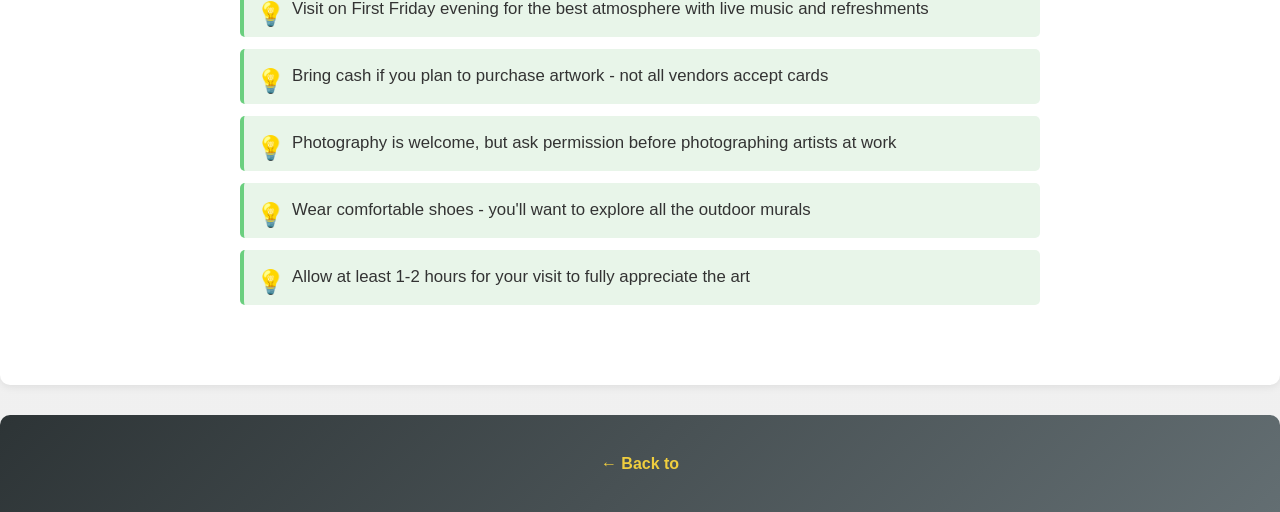
<file: destination2.html>
<!DOCTYPE html>
<html lang="en">
<head>
    <meta charset="UTF-8">
    <meta name="viewport" content="width=device-width, initial-scale=1.0">
    <title>Inema Arts Center - Discover Kigali</title>
    <link rel="stylesheet" href="destination2.css">
</head>
<body>
    <header>
        <div class="container">
            <h1>Inema Arts Center</h1>
            <p class="tagline">Rwanda's Premier Contemporary Art Gallery</p>
        </div>
    </header>

    <nav>
        <div class="container nav-shell">
            <button class="menu-toggle" type="button" aria-expanded="false" aria-controls="primary-navigation">
                <span class="menu-toggle-bar"></span>
                <span class="menu-toggle-bar"></span>
                <span class="menu-toggle-bar"></span>
                <span class="menu-label">Menu</span>
            </button>
            <ul class="nav-menu" id="primary-navigation">
                <li><a href="index.html">← Back to Home</a></li>
                <li><a href="destination1.html">Convention Centre</a></li>
                <li><a href="destination3.html">Heaven Restaurant</a></li>
                <li><a href="destination4.html">Genocide Memorial</a></li>
            </ul>
        </div>
    </nav>

    <script>
        document.addEventListener('DOMContentLoaded', function () {
            const menuToggle = document.querySelector('.menu-toggle');
            const navMenu = document.querySelector('.nav-menu');

            if (menuToggle && navMenu) {
                menuToggle.addEventListener('click', function () {
                    const isOpen = navMenu.classList.toggle('is-open');
                    menuToggle.setAttribute('aria-expanded', String(isOpen));
                });
            }
        });
    </script>

    <main>
        <section class="intro">
            <div class="container">
                <img src="images/inema center.jfif" alt="Colorful exterior of Inema Arts Center" class="main-image">
                
                <h2>Welcome to Inema Arts Center</h2>
                <p>Inema Arts Center is East Africa's first art center, founded in 2012 by brothers Emmanuel Nkuranga and Innocent Nkurunziza. Located in the Kacyiru neighborhood of Kigali, Inema (meaning "happiness" in Kinyarwanda) has become a vibrant hub for contemporary African art, creativity, and cultural exchange.</p>
                
                <p>The center showcases works from Rwanda's most talented artists alongside international exhibitions. With its colorful murals, open-air studios, and welcoming atmosphere, Inema has transformed from a simple art space into a cultural landmark that attracts art lovers, collectors, and tourists from around the world.</p>

                <audio controls class="audio-player">
                    <source src="images/36505577-short-modern-logo-242225.mp3" type="audio/mpeg">
                    Your browser does not support the audio element.
                </audio>
                <p class="audio-note">Listen to ambient sounds from a typical day at Inema Arts Center</p>
            </div>
        </section>

        <section class="what-to-see">
            <div class="container">
                <h2>What You'll Experience</h2>
                
                <ul class="experience-list">
                    <li><strong>Contemporary Art Gallery:</strong> Rotating exhibitions featuring paintings, sculptures, and mixed media works by local and international artists</li>
                    <li><strong>Open Studios:</strong> Watch artists at work and learn about their creative processes</li>
                    <li><strong>Vibrant Murals:</strong> Instagram-worthy street art covering the center's walls</li>
                    <li><strong>Art Workshops:</strong> Participate in painting, drawing, and craft workshops</li>
                    <li><strong>Cultural Events:</strong> Live music performances, poetry readings, and artist talks</li>
                    <li><strong>Gift Shop:</strong> Purchase original artworks and unique handmade crafts</li>
                </ul>

                <img src="images/inema gallery.webp" alt="Art gallery interior showing colorful paintings" class="content-image">
            </div>
        </section>

        <section class="artists">
            <div class="container">
                <h2>Featured Artists</h2>
                
                <div class="artist-grid">
                    <article class="artist-card">
                        <img src="images/artwork.jfif" alt="Artist working on a large canvas">
                        <h3>Emmanuel Nkuranga</h3>
                        <p>Co-founder and leading contemporary artist known for vibrant, abstract compositions.</p>
                    </article>

                    <article class="artist-card">
                        <img src="images/artwork2.jfif" alt="Artist painting a portrait">
                        <h3>Innocent Nkurunziza</h3>
                        <p>Co-founder specializing in portraiture and mixed media installations.</p>
                    </article>

                    <article class="artist-card">
                        <img src="images/artwork3.jfif" alt="Artist creating sculpture">
                        <h3>Guest Artists</h3>
                        <p>Inema regularly hosts international artists for residencies and collaborations.</p>
                    </article>
                </div>
            </div>
        </section>

        <section class="hours-pricing">
            <div class="container">
                <h2>Visiting Hours & Pricing</h2>
                
                <table class="schedule-table">
                    <thead>
                        <tr>
                            <th>Day</th>
                            <th>Opening Hours</th>
                            <th>Entry Fee</th>
                        </tr>
                    </thead>
                    <tbody>
                        <tr>
                            <td>Monday - Friday</td>
                            <td>9:00 AM - 6:00 PM</td>
                            <td>Free (Donations welcome)</td>
                        </tr>
                        <tr>
                            <td>Saturday</td>
                            <td>10:00 AM - 7:00 PM</td>
                            <td>Free (Donations welcome)</td>
                        </tr>
                        <tr>
                            <td>Sunday</td>
                            <td>11:00 AM - 5:00 PM</td>
                            <td>Free (Donations welcome)</td>
                        </tr>
                        <tr>
                            <td>Art Workshops</td>
                            <td>By appointment</td>
                            <td>$20 - $50 per session</td>
                        </tr>
                    </tbody>
                </table>

                <p class="note"><em>Note: While entry is free, workshops and purchasing artwork have associated costs. The center welcomes donations to support local artists.</em></p>
            </div>
        </section>

        <section class="gallery-section">
            <div class="container">
                <h2>Art Gallery</h2>
                <p>Explore some of the vibrant artwork displayed at Inema:</p>
                
                <div class="art-gallery">
                    <img src="images/artwork.jfif" alt="Colorful abstract painting" class="art-image">
                    <img src="images/artwork2.jfif" alt="Portrait painting of Rwandan woman" class="art-image">
                    <img src="images/inema.jpg" alt="Mixed media sculpture" class="art-image">
                    <img src="images/artwork3.jfif" alt="Large outdoor mural on building wall" class="art-image">
                </div>
            </div>
        </section>

        <section class="workshops">
            <div class="container">
                <h2>Art Workshops & Classes</h2>
                <p>Inema Arts Center offers various creative workshops for all skill levels:</p>
                
                <ol class="workshop-list">
                    <li><strong>Introduction to Painting</strong> - Learn basic painting techniques with acrylic and oil paints. Perfect for beginners. Duration: 2 hours.</li>
                    
                    <li><strong>African Pattern Design</strong> - Discover traditional Rwandan patterns and create your own contemporary designs. Duration: 3 hours.</li>
                    
                    <li><strong>Portrait Drawing</strong> - Master the fundamentals of facial proportions and shading techniques. Duration: 2.5 hours.</li>
                    
                    <li><strong>Mixed Media Art</strong> - Experiment with various materials and techniques to create unique artworks. Duration: 3 hours.</li>
                    
                    <li><strong>Children's Art Camp</strong> - Special weekend programs designed for young artists aged 6-14. Duration: Full day.</li>
                </ol>

                <p class="workshop-note">All workshops include materials and are taught by professional artists. Booking in advance is recommended.</p>
            </div>
        </section>

        <section class="events">
            <div class="container">
                <h2>Upcoming Events</h2>
                <p>Inema hosts regular cultural events including:</p>
                <ul class="events-list">
                    <li>First Friday Art Night - Monthly evening showcase with live music and refreshments</li>
                    <li>Artist Talk Series - Meet the artists behind the exhibitions</li>
                    <li>Poetry & Performance Nights - Celebrating Rwandan spoken word and music</li>
                    <li>Art Market Days - Special sales events featuring multiple local artists</li>
                </ul>
                
                <p>Check their social media for the latest event schedule.</p>
            </div>
        </section>

        <section class="location">
            <div class="container">
                <h2>Location & How to Get There</h2>
                <p><strong>Address:</strong> KG 563 St, Kacyiru, Kigali, Rwanda</p>
                <p><strong>Getting There:</strong> Located in the Kacyiru neighborhood, about 10 minutes from downtown Kigali. Accessible by taxi, moto (motorcycle taxi), or the Tap&Go ride-sharing app.</p>
                
                <div class="map-wrapper">
                    <iframe 
                        src="https://www.google.com/maps/embed?pb=!1m18!1m12!1m3!1d3987.5178906547385!2d30.0856891!3d-1.9465612!2m3!1f0!2f0!3f0!3m2!1i1024!2i768!4f13.1!3m3!1m2!1s0x19dca425c2f47c31%3A0x7c5e3c3c3c3c3c3c!2sInema%20Arts%20Center!5e0!3m2!1sen!2srw!4v1234567890"
                        width="100%" 
                        height="400" 
                        style="border:0;" 
                        allowfullscreen="" 
                        loading="lazy" 
                        referrerpolicy="no-referrer-when-downgrade"
                        class="location-map">
                    </iframe>
                </div>
            </div>
        </section>

        <section class="contact-info">
            <div class="container">
                <h2>Contact Inema Arts Center</h2>
                <div class="contact-grid">
                    <div class="contact-box">
                        <h3>📞 Phone</h3>
                        <p>+250 788 309 968</p>
                    </div>
                    <div class="contact-box">
                        <h3>✉️ Email</h3>
                        <p><a href="/cdn-cgi/l/email-protection" class="__cf_email__" data-cfemail="8ae3e4ece5cae3e4efe7ebebf8fee9efe4feeff8a4e9e5e7">[email&#160;protected]</a></p>
                    </div>
                    <div class="contact-box">
                        <h3>🌐 Website</h3>
                        <p><a href="https://www.inemaartcenter.com" target="_blank" rel="noopener">www.inemaartcenter.com</a></p>
                    </div>
                    <div class="contact-box">
                        <h3>📱 Social Media</h3>
                        <p>@inemaartcenter on Instagram & Facebook</p>
                    </div>
                </div>
            </div>
        </section>

        <section class="tips">
            <div class="container">
                <h2>Visitor Tips</h2>
                <ul class="tips-list">
                    <li>Visit on First Friday evening for the best atmosphere with live music and refreshments</li>
                    <li>Bring cash if you plan to purchase artwork - not all vendors accept cards</li>
                    <li>Photography is welcome, but ask permission before photographing artists at work</li>
                    <li>Wear comfortable shoes - you'll want to explore all the outdoor murals</li>
                    <li>Allow at least 1-2 hours for your visit to fully appreciate the art</li>
                </ul>
            </div>
        </section>
    </main>

    <footer>
        <div class="container">
            <p><a href="index.html" class="footer-link">← Back to
</file>
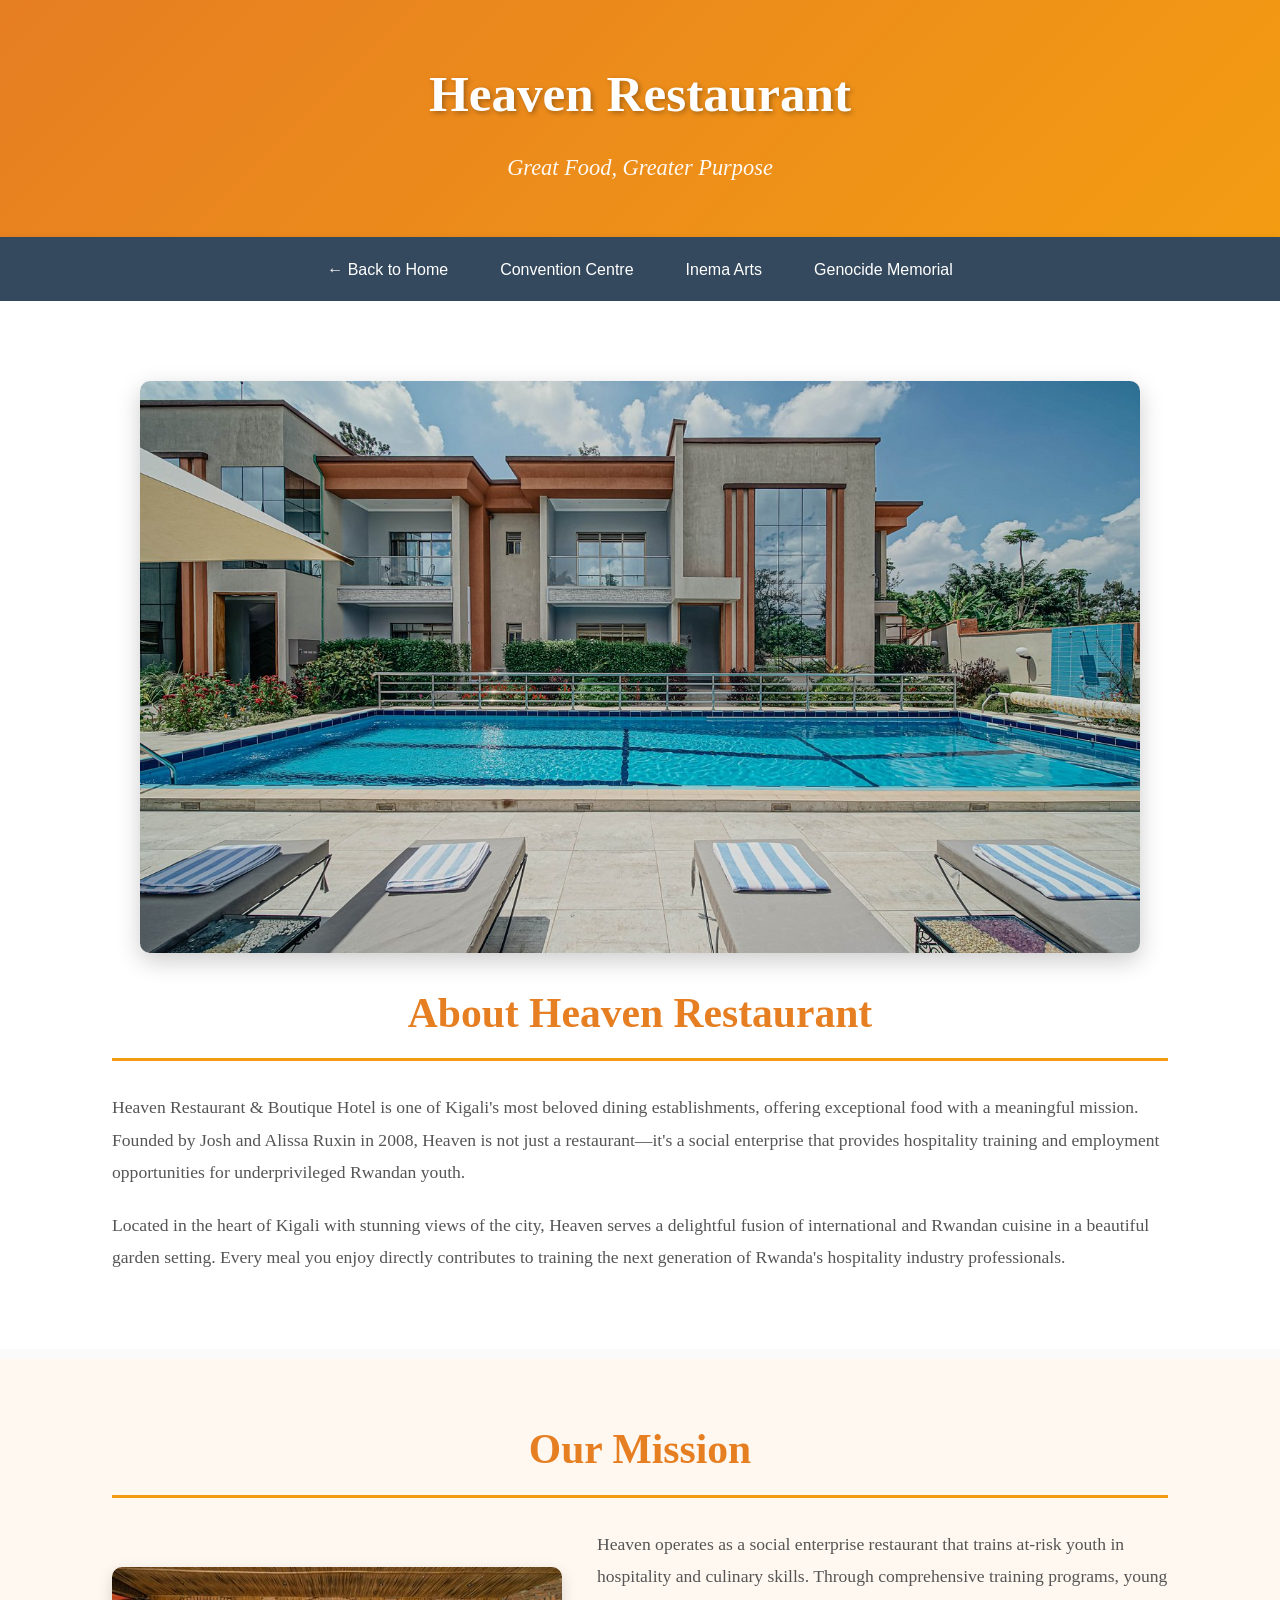
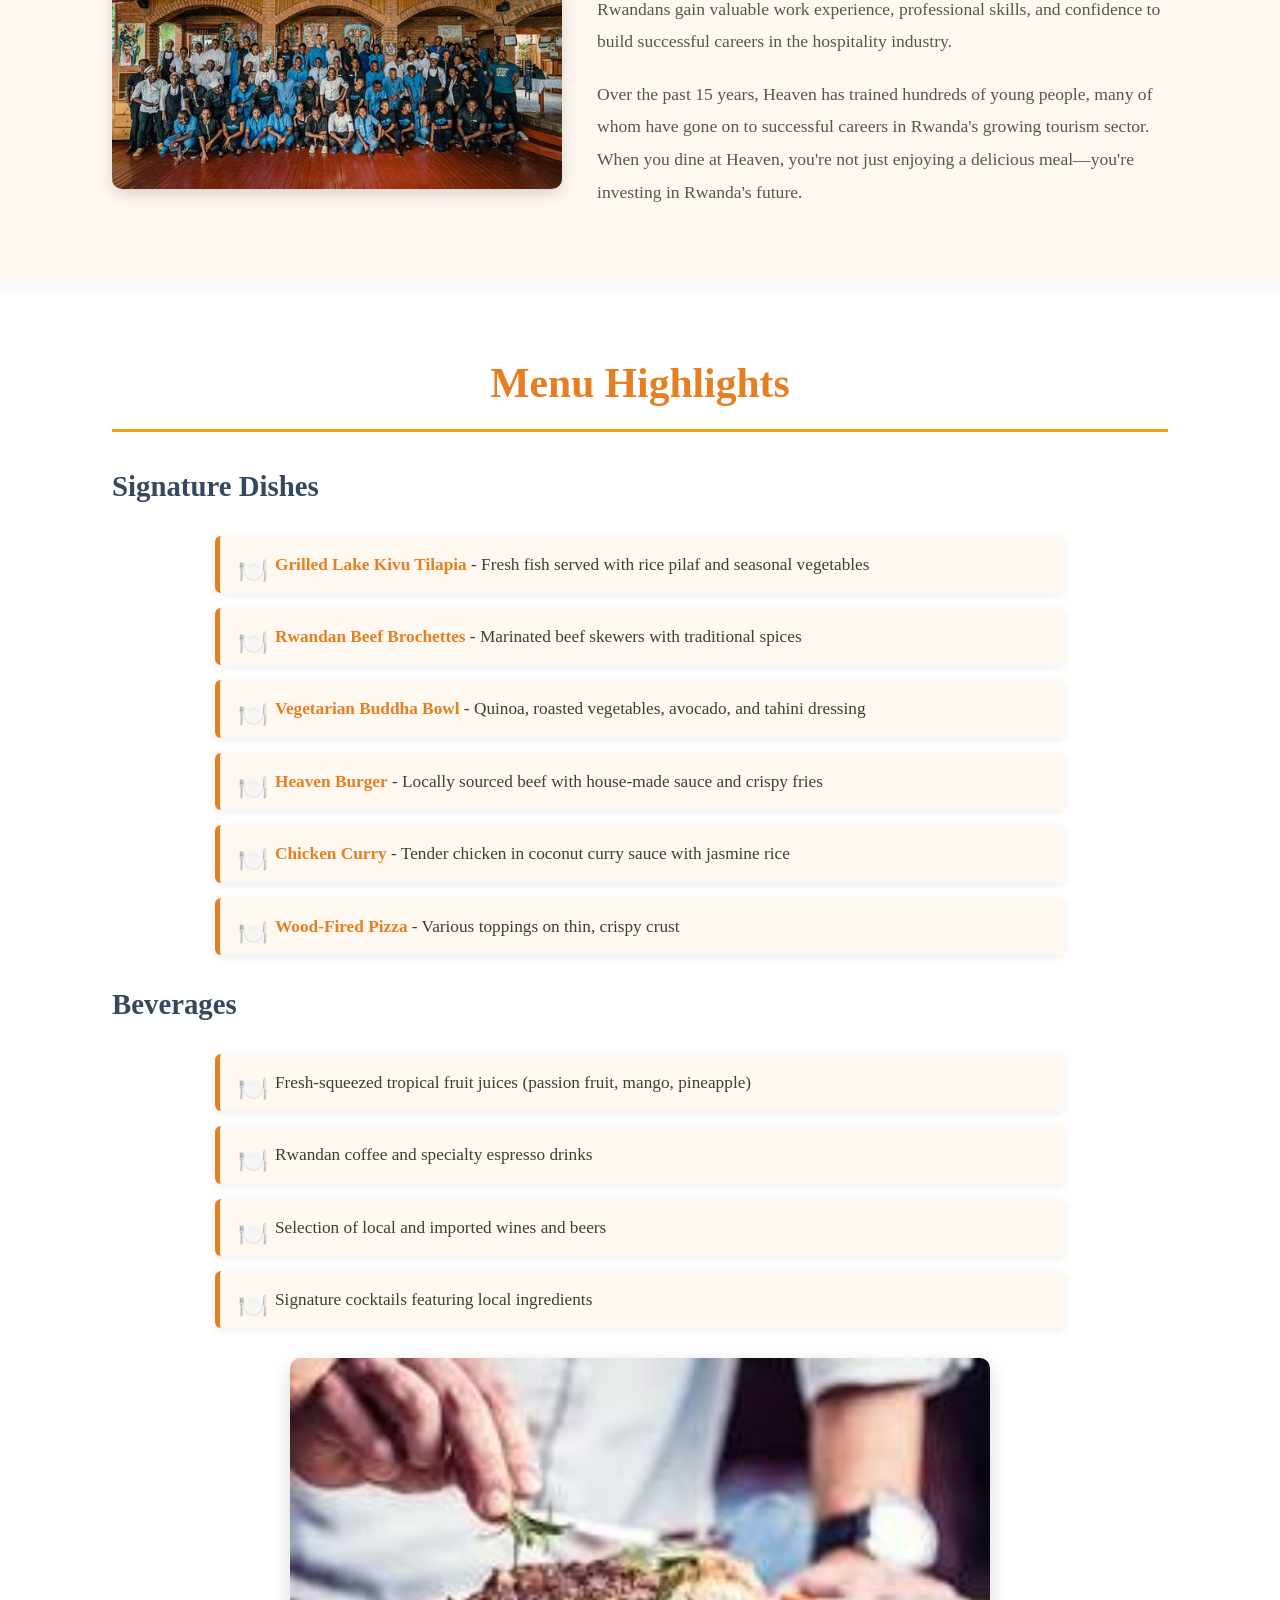
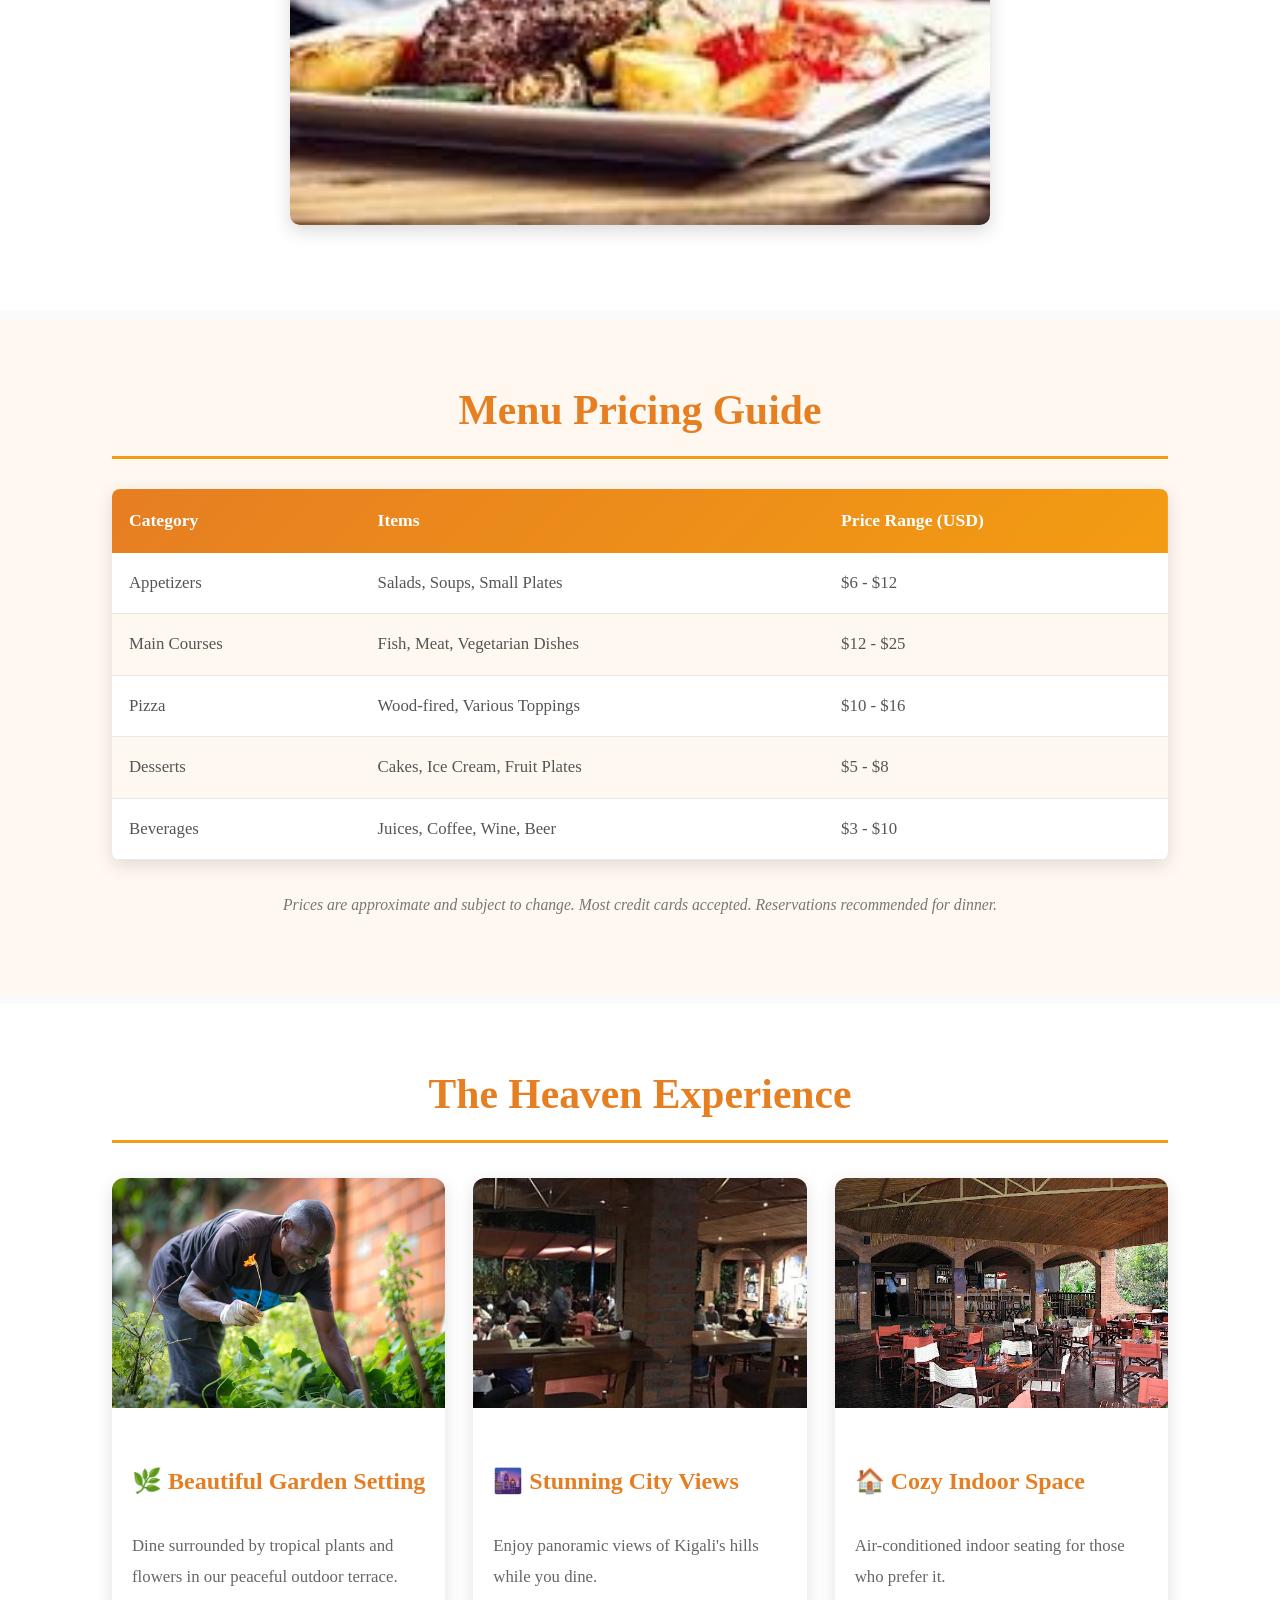
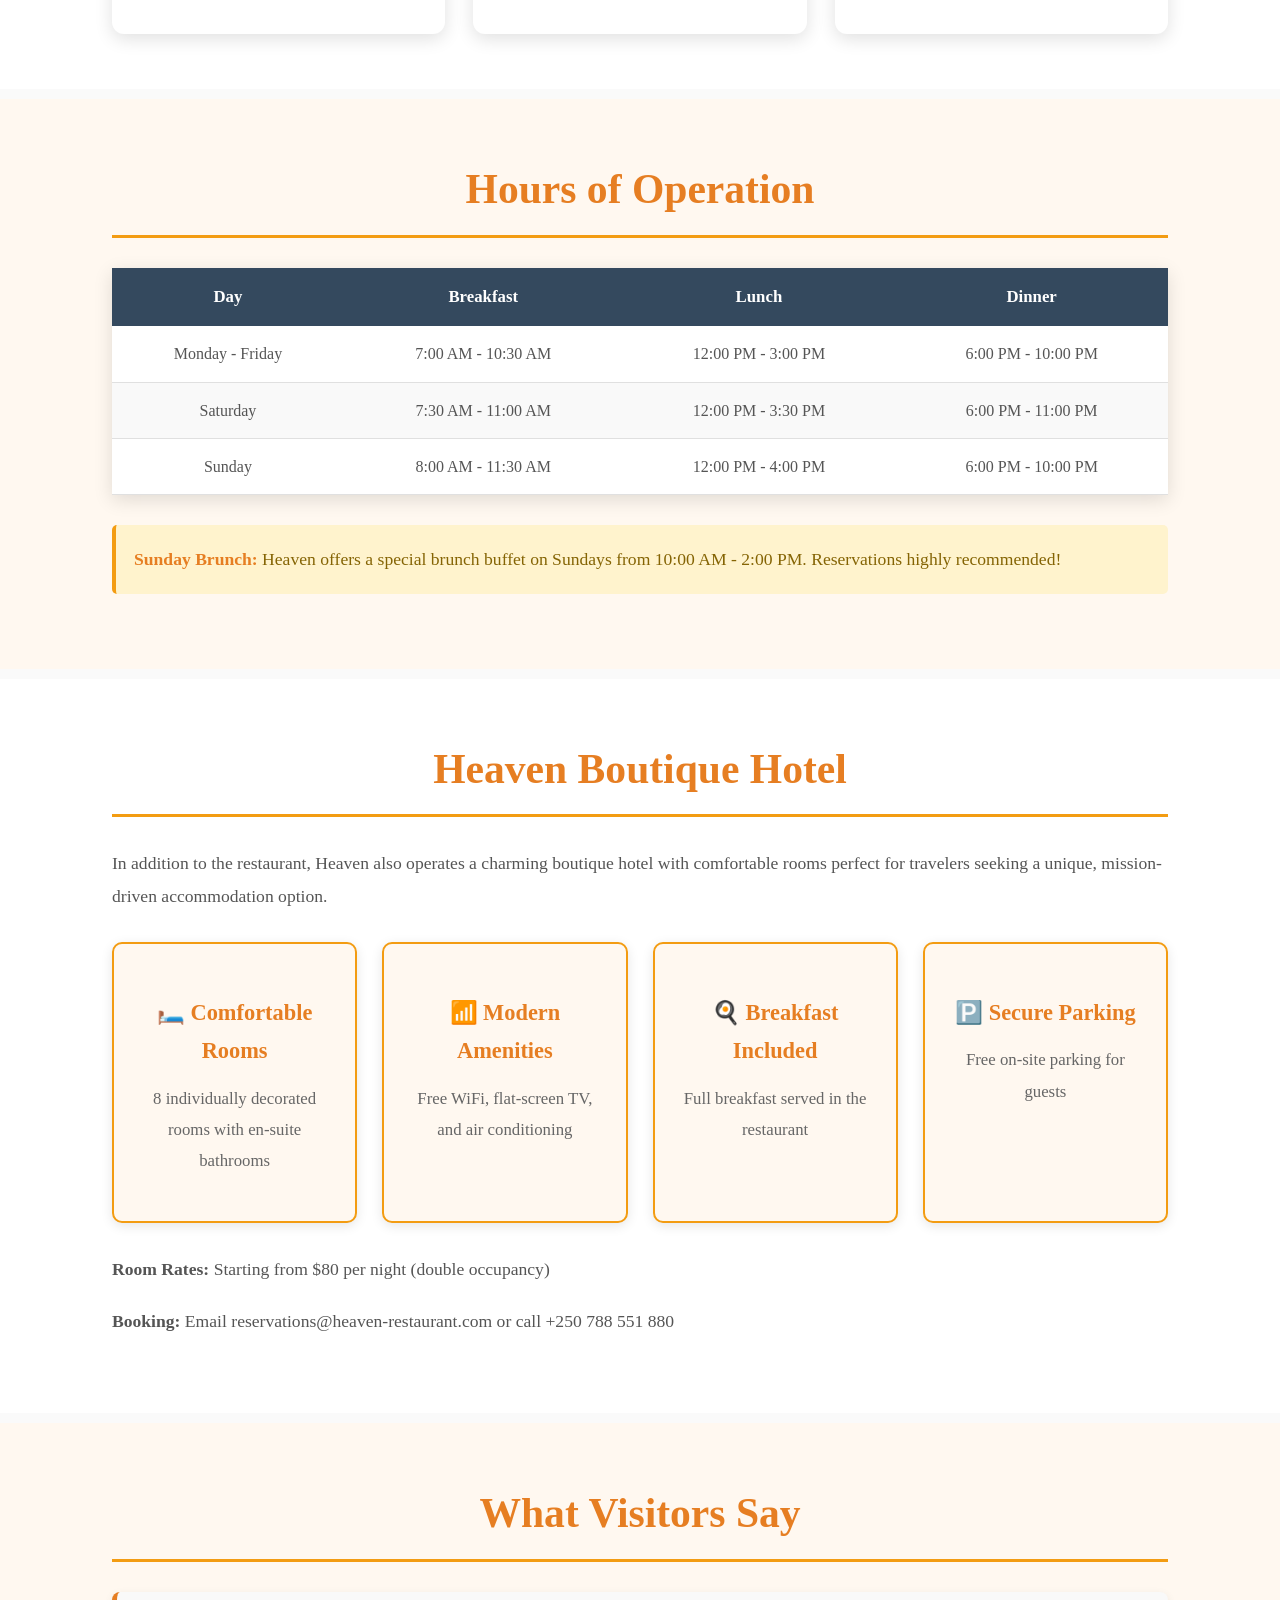
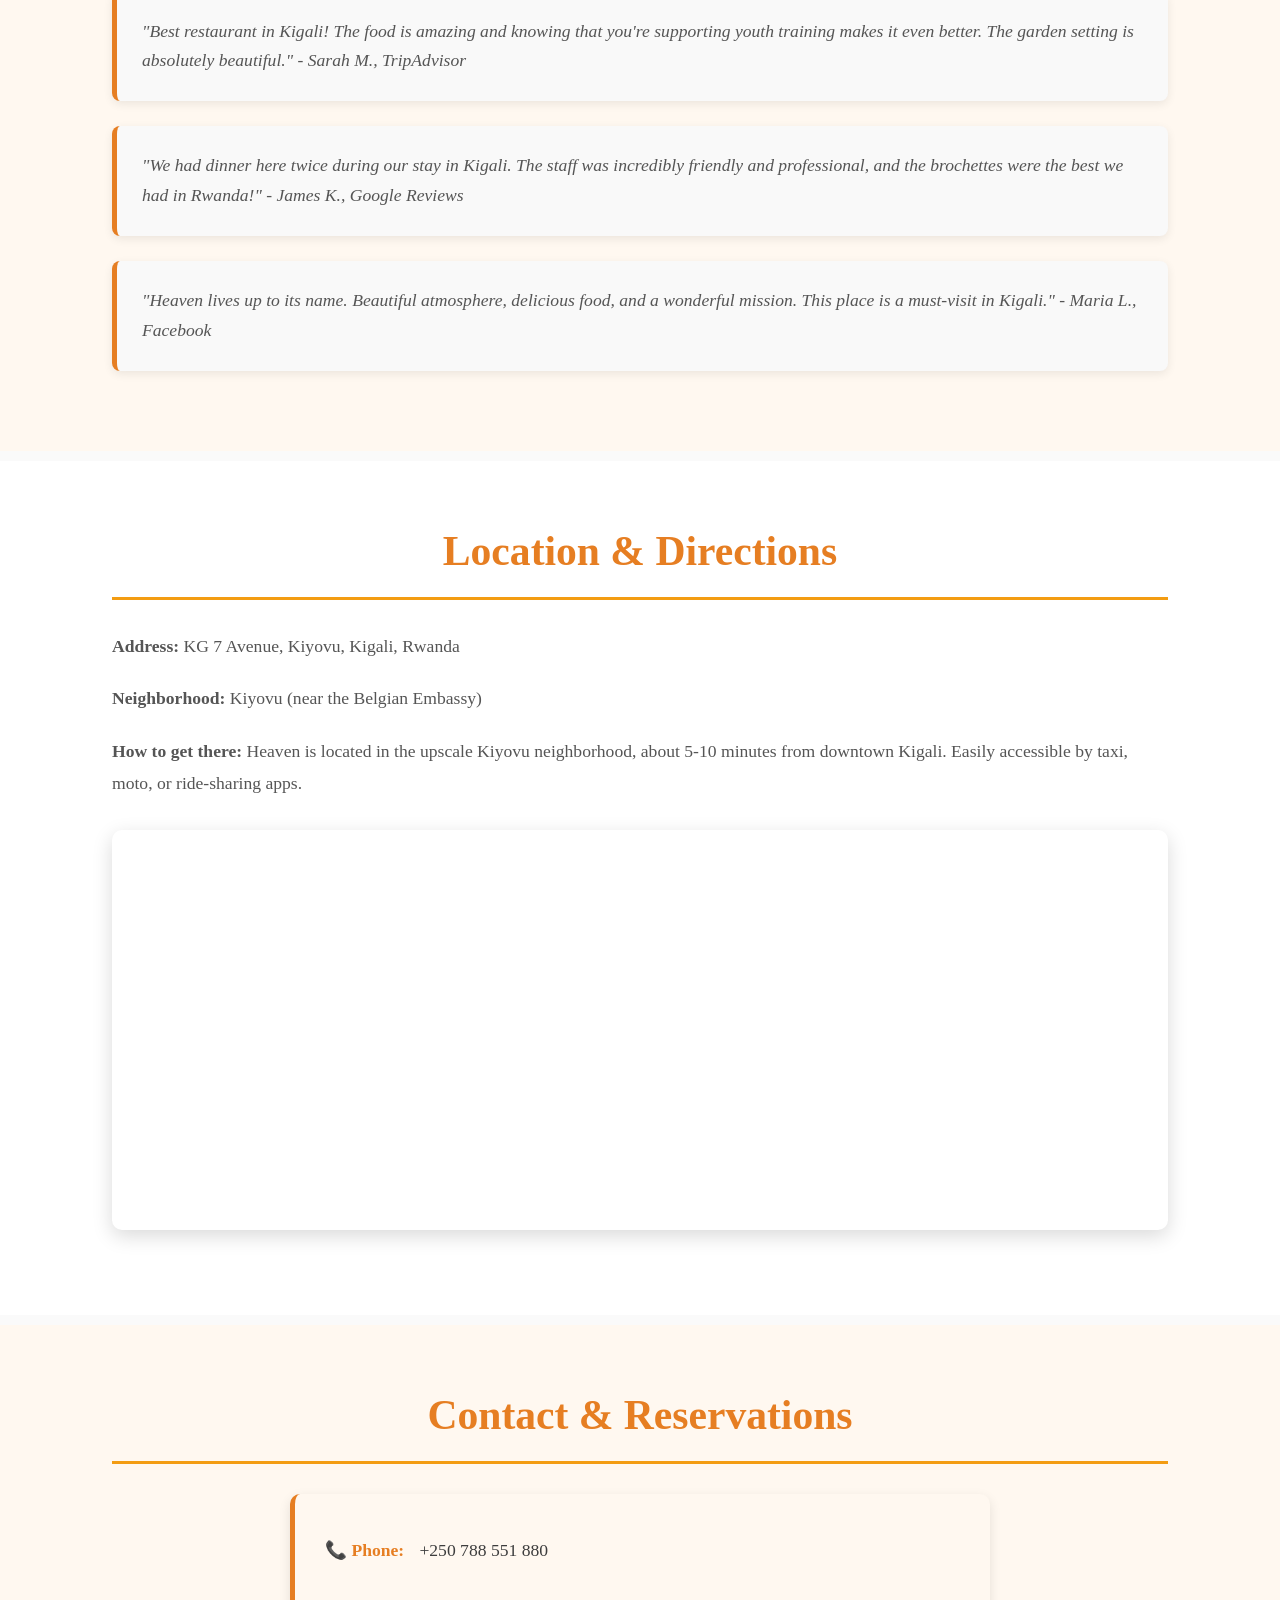
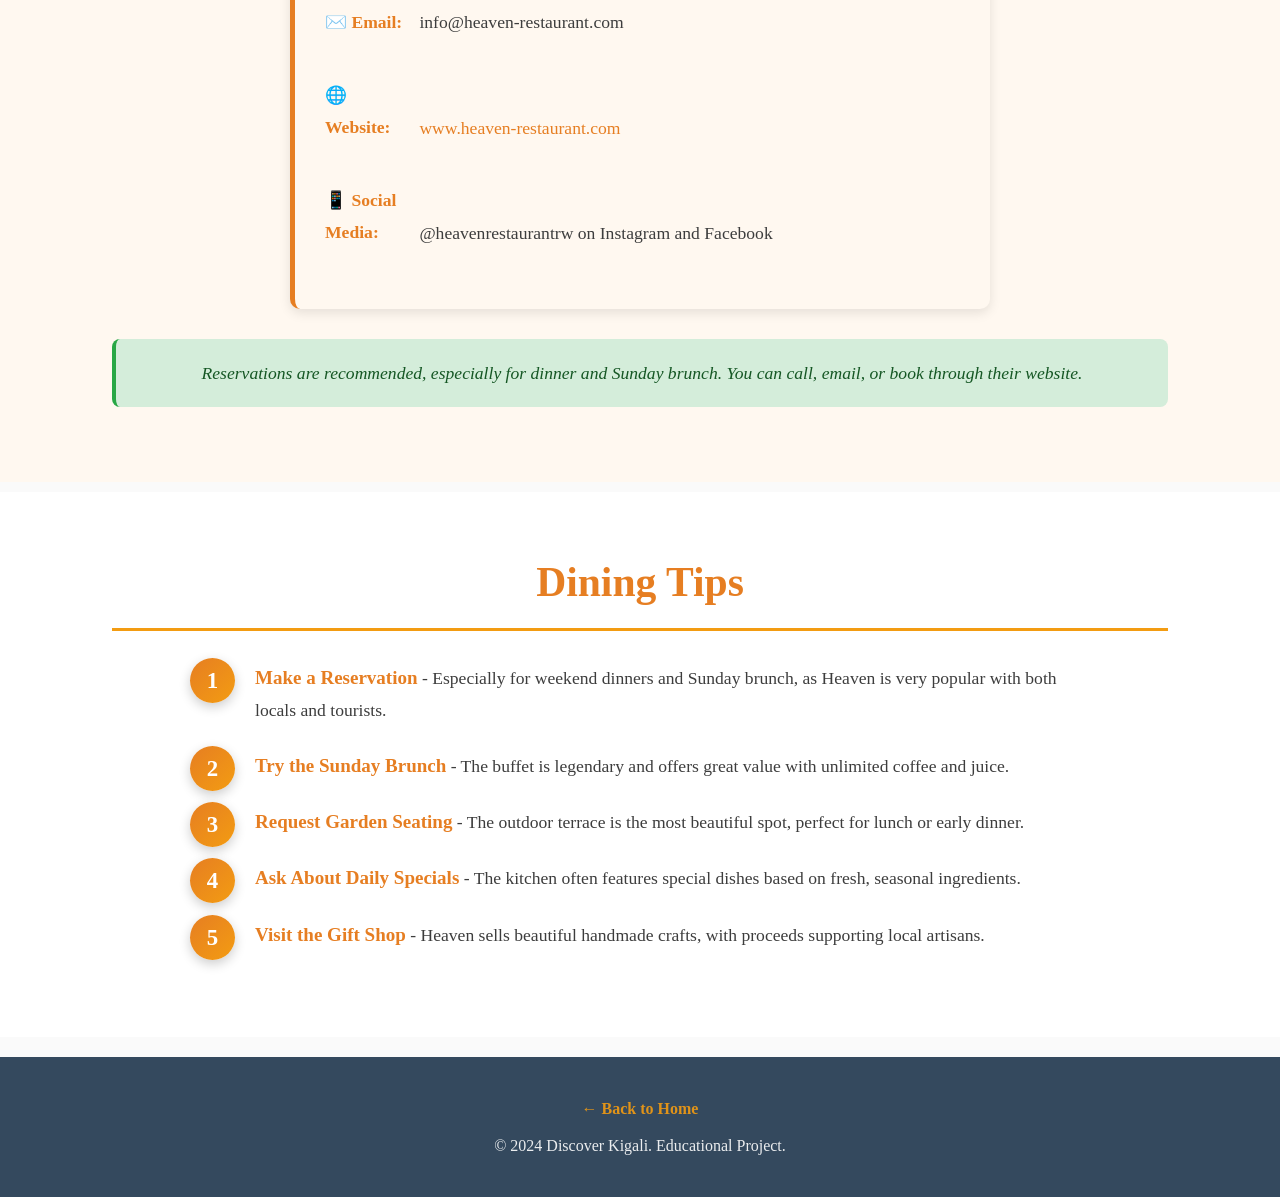
<file: destination3.html>
<!DOCTYPE html>
<html lang="en">
<head>
    <meta charset="UTF-8">
    <meta name="viewport" content="width=device-width, initial-scale=1.0">
    <title>Heaven Restaurant - Discover Kigali</title>
    <link rel="stylesheet" href="destination3.css">
</head>
<body>
    <header>
        <div class="container">
            <h1>Heaven Restaurant</h1>
            <p class="tagline">Great Food, Greater Purpose</p>
        </div>
    </header>

    <nav>
        <div class="container nav-shell">
            <button class="menu-toggle" type="button" aria-expanded="false" aria-controls="primary-navigation">
                <span class="menu-toggle-bar"></span>
                <span class="menu-toggle-bar"></span>
                <span class="menu-toggle-bar"></span>
                <span class="menu-label">Menu</span>
            </button>
            <ul class="nav-menu" id="primary-navigation">
                <li><a href="index.html">← Back to Home</a></li>
                <li><a href="destination1.html">Convention Centre</a></li>
                <li><a href="destination2.html">Inema Arts</a></li>
                <li><a href="destination4.html">Genocide Memorial</a></li>
            </ul>
        </div>
    </nav>

    <script>
        document.addEventListener('DOMContentLoaded', function () {
            const menuToggle = document.querySelector('.menu-toggle');
            const navMenu = document.querySelector('.nav-menu');

            if (menuToggle && navMenu) {
                menuToggle.addEventListener('click', function () {
                    const isOpen = navMenu.classList.toggle('is-open');
                    menuToggle.setAttribute('aria-expanded', String(isOpen));
                });
            }
        });
    </script>

    <main>
        <section class="intro">
            <div class="container">
                <img src="images/heaven main.jpg" alt="Heaven Restaurant outdoor terrace with city views" class="hero-img">
                
                <h2>About Heaven Restaurant</h2>
                <p>Heaven Restaurant & Boutique Hotel is one of Kigali's most beloved dining establishments, offering exceptional food with a meaningful mission. Founded by Josh and Alissa Ruxin in 2008, Heaven is not just a restaurant—it's a social enterprise that provides hospitality training and employment opportunities for underprivileged Rwandan youth.</p>
                
                <p>Located in the heart of Kigali with stunning views of the city, Heaven serves a delightful fusion of international and Rwandan cuisine in a beautiful garden setting. Every meal you enjoy directly contributes to training the next generation of Rwanda's hospitality industry professionals.</p>
            </div>
        </section>

        <section class="mission">
            <div class="container">
                <h2>Our Mission</h2>
                <div class="mission-content">
                    <img src="images/heaven team.jpg" alt="Heaven Restaurant staff and trainees" class="mission-img">
                    <div class="mission-text">
                        <p>Heaven operates as a social enterprise restaurant that trains at-risk youth in hospitality and culinary skills. Through comprehensive training programs, young Rwandans gain valuable work experience, professional skills, and confidence to build successful careers in the hospitality industry.</p>
                        
                        <p>Over the past 15 years, Heaven has trained hundreds of young people, many of whom have gone on to successful careers in Rwanda's growing tourism sector. When you dine at Heaven, you're not just enjoying a delicious meal—you're investing in Rwanda's future.</p>
                    </div>
                </div>
            </div>
        </section>

        <section class="menu-section">
            <div class="container">
                <h2>Menu Highlights</h2>
                
                <h3>Signature Dishes</h3>
                <ul class="menu-list">
                    <li><strong>Grilled Lake Kivu Tilapia</strong> - Fresh fish served with rice pilaf and seasonal vegetables</li>
                    <li><strong>Rwandan Beef Brochettes</strong> - Marinated beef skewers with traditional spices</li>
                    <li><strong>Vegetarian Buddha Bowl</strong> - Quinoa, roasted vegetables, avocado, and tahini dressing</li>
                    <li><strong>Heaven Burger</strong> - Locally sourced beef with house-made sauce and crispy fries</li>
                    <li><strong>Chicken Curry</strong> - Tender chicken in coconut curry sauce with jasmine rice</li>
                    <li><strong>Wood-Fired Pizza</strong> - Various toppings on thin, crispy crust</li>
                </ul>

                <h3>Beverages</h3>
                <ul class="menu-list">
                    <li>Fresh-squeezed tropical fruit juices (passion fruit, mango, pineapple)</li>
                    <li>Rwandan coffee and specialty espresso drinks</li>
                    <li>Selection of local and imported wines and beers</li>
                    <li>Signature cocktails featuring local ingredients</li>
                </ul>

                <img src="images/heaven food.jfif" alt="Beautifully plated dish at Heaven Restaurant" class="food-img">
            </div>
        </section>

        <section class="pricing">
            <div class="container">
                <h2>Menu Pricing Guide</h2>
                
                <table class="price-table">
                    <thead>
                        <tr>
                            <th>Category</th>
                            <th>Items</th>
                            <th>Price Range (USD)</th>
                        </tr>
                    </thead>
                    <tbody>
                        <tr>
                            <td>Appetizers</td>
                            <td>Salads, Soups, Small Plates</td>
                            <td>$6 - $12</td>
                        </tr>
                        <tr>
                            <td>Main Courses</td>
                            <td>Fish, Meat, Vegetarian Dishes</td>
                            <td>$12 - $25</td>
                        </tr>
                        <tr>
                            <td>Pizza</td>
                            <td>Wood-fired, Various Toppings</td>
                            <td>$10 - $16</td>
                        </tr>
                        <tr>
                            <td>Desserts</td>
                            <td>Cakes, Ice Cream, Fruit Plates</td>
                            <td>$5 - $8</td>
                        </tr>
                        <tr>
                            <td>Beverages</td>
                            <td>Juices, Coffee, Wine, Beer</td>
                            <td>$3 - $10</td>
                        </tr>
                    </tbody>
                </table>

                <p class="note"><em>Prices are approximate and subject to change. Most credit cards accepted. Reservations recommended for dinner.</em></p>
            </div>
        </section>

        <section class="atmosphere">
            <div class="container">
                <h2>The Heaven Experience</h2>
                
                <div class="experience-grid">
                    <article class="experience-card">
                        <img src="images/heaven garden.jpg" alt="Lush garden dining area">
                        <h3>🌿 Beautiful Garden Setting</h3>
                        <p>Dine surrounded by tropical plants and flowers in our peaceful outdoor terrace.</p>
                    </article>

                    <article class="experience-card">
                        <img src="images/heaven view.jpg" alt="City view from restaurant">
                        <h3>🌆 Stunning City Views</h3>
                        <p>Enjoy panoramic views of Kigali's hills while you dine.</p>
                    </article>

                    <article class="experience-card">
                        <img src="images/heaven interirior.jpg" alt="Cozy indoor dining room">
                        <h3>🏠 Cozy Indoor Space</h3>
                        <p>Air-conditioned indoor seating for those who prefer it.</p>
                    </article>
                </div>
            </div>
        </section>

        <section class="hours">
            <div class="container">
                <h2>Hours of Operation</h2>
                
                <table class="hours-table">
                    <thead>
                        <tr>
                            <th>Day</th>
                            <th>Breakfast</th>
                            <th>Lunch</th>
                            <th>Dinner</th>
                        </tr>
                    </thead>
                    <tbody>
                        <tr>
                            <td>Monday - Friday</td>
                            <td>7:00 AM - 10:30 AM</td>
                            <td>12:00 PM - 3:00 PM</td>
                            <td>6:00 PM - 10:00 PM</td>
                        </tr>
                        <tr>
                            <td>Saturday</td>
                            <td>7:30 AM - 11:00 AM</td>
                            <td>12:00 PM - 3:30 PM</td>
                            <td>6:00 PM - 11:00 PM</td>
                        </tr>
                        <tr>
                            <td>Sunday</td>
                            <td>8:00 AM - 11:30 AM</td>
                            <td>12:00 PM - 4:00 PM</td>
                            <td>6:00 PM - 10:00 PM</td>
                        </tr>
                    </tbody>
                </table>

                <p class="special-note"><strong>Sunday Brunch:</strong> Heaven offers a special brunch buffet on Sundays from 10:00 AM - 2:00 PM. Reservations highly recommended!</p>
            </div>
        </section>

        <section class="boutique-hotel">
            <div class="container">
                <h2>Heaven Boutique Hotel</h2>
                <p>In addition to the restaurant, Heaven also operates a charming boutique hotel with comfortable rooms perfect for travelers seeking a unique, mission-driven accommodation option.</p>
                
                <div class="hotel-features">
                    <div class="feature-item">
                        <h3>🛏️ Comfortable Rooms</h3>
                        <p>8 individually decorated rooms with en-suite bathrooms</p>
                    </div>
                    <div class="feature-item">
                        <h3>📶 Modern Amenities</h3>
                        <p>Free WiFi, flat-screen TV, and air conditioning</p>
                    </div>
                    <div class="feature-item">
                        <h3>🍳 Breakfast Included</h3>
                        <p>Full breakfast served in the restaurant</p>
                    </div>
                    <div class="feature-item">
                        <h3>🅿️ Secure Parking</h3>
                        <p>Free on-site parking for guests</p>
                    </div>
                </div>

                <p><strong>Room Rates:</strong> Starting from $80 per night (double occupancy)</p>
                <p><strong>Booking:</strong> Email reservations@heaven-restaurant.com or call +250 788 551 880</p>
            </div>
        </section>

        <section class="reviews">
            <div class="container">
                <h2>What Visitors Say</h2>
                
                <blockquote class="review">
                    "Best restaurant in Kigali! The food is amazing and knowing that you're supporting youth training makes it even better. The garden setting is absolutely beautiful." - Sarah M., TripAdvisor
                </blockquote>

                <blockquote class="review">
                    "We had dinner here twice during our stay in Kigali. The staff was incredibly friendly and professional, and the brochettes were the best we had in Rwanda!" - James K., Google Reviews
                </blockquote>

                <blockquote class="review">
                    "Heaven lives up to its name. Beautiful atmosphere, delicious food, and a wonderful mission. This place is a must-visit in Kigali." - Maria L., Facebook
                </blockquote>
            </div>
        </section>

        <section class="location-section">
            <div class="container">
                <h2>Location & Directions</h2>
                <p><strong>Address:</strong> KG 7 Avenue, Kiyovu, Kigali, Rwanda</p>
                <p><strong>Neighborhood:</strong> Kiyovu (near the Belgian Embassy)</p>
                <p><strong>How to get there:</strong> Heaven is located in the upscale Kiyovu neighborhood, about 5-10 minutes from downtown Kigali. Easily accessible by taxi, moto, or ride-sharing apps.</p>
                
                <div class="map-container">
                    <iframe 
                        src="https://www.google.com/maps/embed?pb=!1m18!1m12!1m3!1d3987.5245!2d30.0598!3d-1.9645!2m3!1f0!2f0!3f0!3m2!1i1024!2i768!4f13.1!3m3!1m2!1s0x19dca4258ed8e797%3A0x82b9e2c3e2c3e2c3!2sHeaven%20Restaurant!5e0!3m2!1sen!2srw!4v1234567890"
                        width="100%" 
                        height="400" 
                        style="border:0;" 
                        allowfullscreen="" 
                        loading="lazy" 
                        referrerpolicy="no-referrer-when-downgrade"
                        class="map-embed">
                    </iframe>
                </div>
            </div>
        </section>

        <section class="contact">
            <div class="container">
                <h2>Contact & Reservations</h2>
                
                <div class="contact-info">
                    <p><strong>📞 Phone:</strong> +250 788 551 880</p>
                    <p><strong>✉️ Email:</strong> info@heaven-restaurant.com</p>
                    <p><strong>🌐 Website:</strong> <a href="http://www.heaven-restaurant.com" target="_blank" rel="noopener">www.heaven-restaurant.com</a></p>
                    <p><strong>📱 Social Media:</strong> @heavenrestaurantrw on Instagram and Facebook</p>
                </div>

                <p class="reservation-note"><em>Reservations are recommended, especially for dinner and Sunday brunch. You can call, email, or book through their website.</em></p>
            </div>
        </section>

        <section class="tips-section">
            <div class="container">
                <h2>Dining Tips</h2>
                <ol class="tips-list">
                    <li><strong>Make a Reservation</strong> - Especially for weekend dinners and Sunday brunch, as Heaven is very popular with both locals and tourists.</li>
                    
                    <li><strong>Try the Sunday Brunch</strong> - The buffet is legendary and offers great value with unlimited coffee and juice.</li>
                    
                    <li><strong>Request Garden Seating</strong> - The outdoor terrace is the most beautiful spot, perfect for lunch or early dinner.</li>
                    
                    <li><strong>Ask About Daily Specials</strong> - The kitchen often features special dishes based on fresh, seasonal ingredients.</li>
                    
                    <li><strong>Visit the Gift Shop</strong> - Heaven sells beautiful handmade crafts, with proceeds supporting local artisans.</li>
                </ol>
            </div>
        </section>
    </main>

    <footer>
        <div class="container">
            <p><a href="index.html" class="footer-link">← Back to Home</a></p>
            <p>&copy; 2024 Discover Kigali. Educational Project.</p>
        </div>
    </footer>
</body>
</html>
</file>
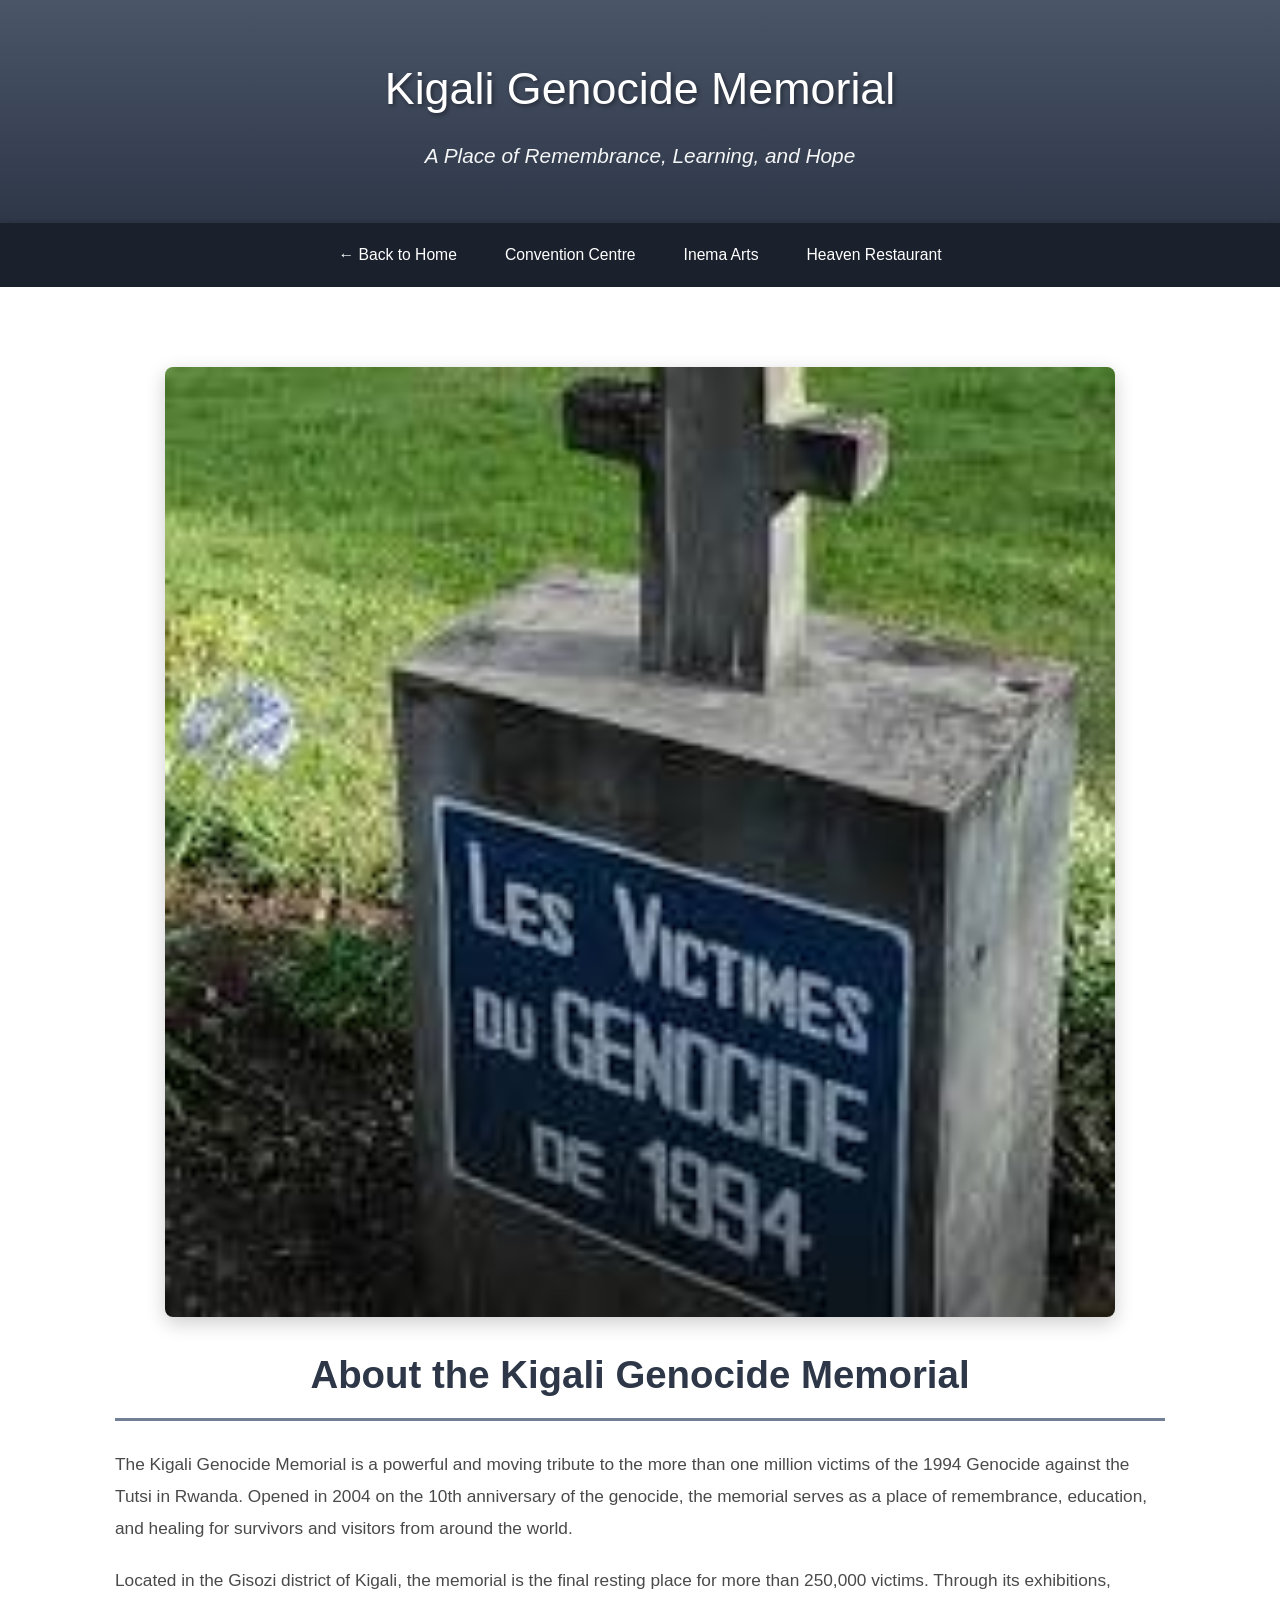
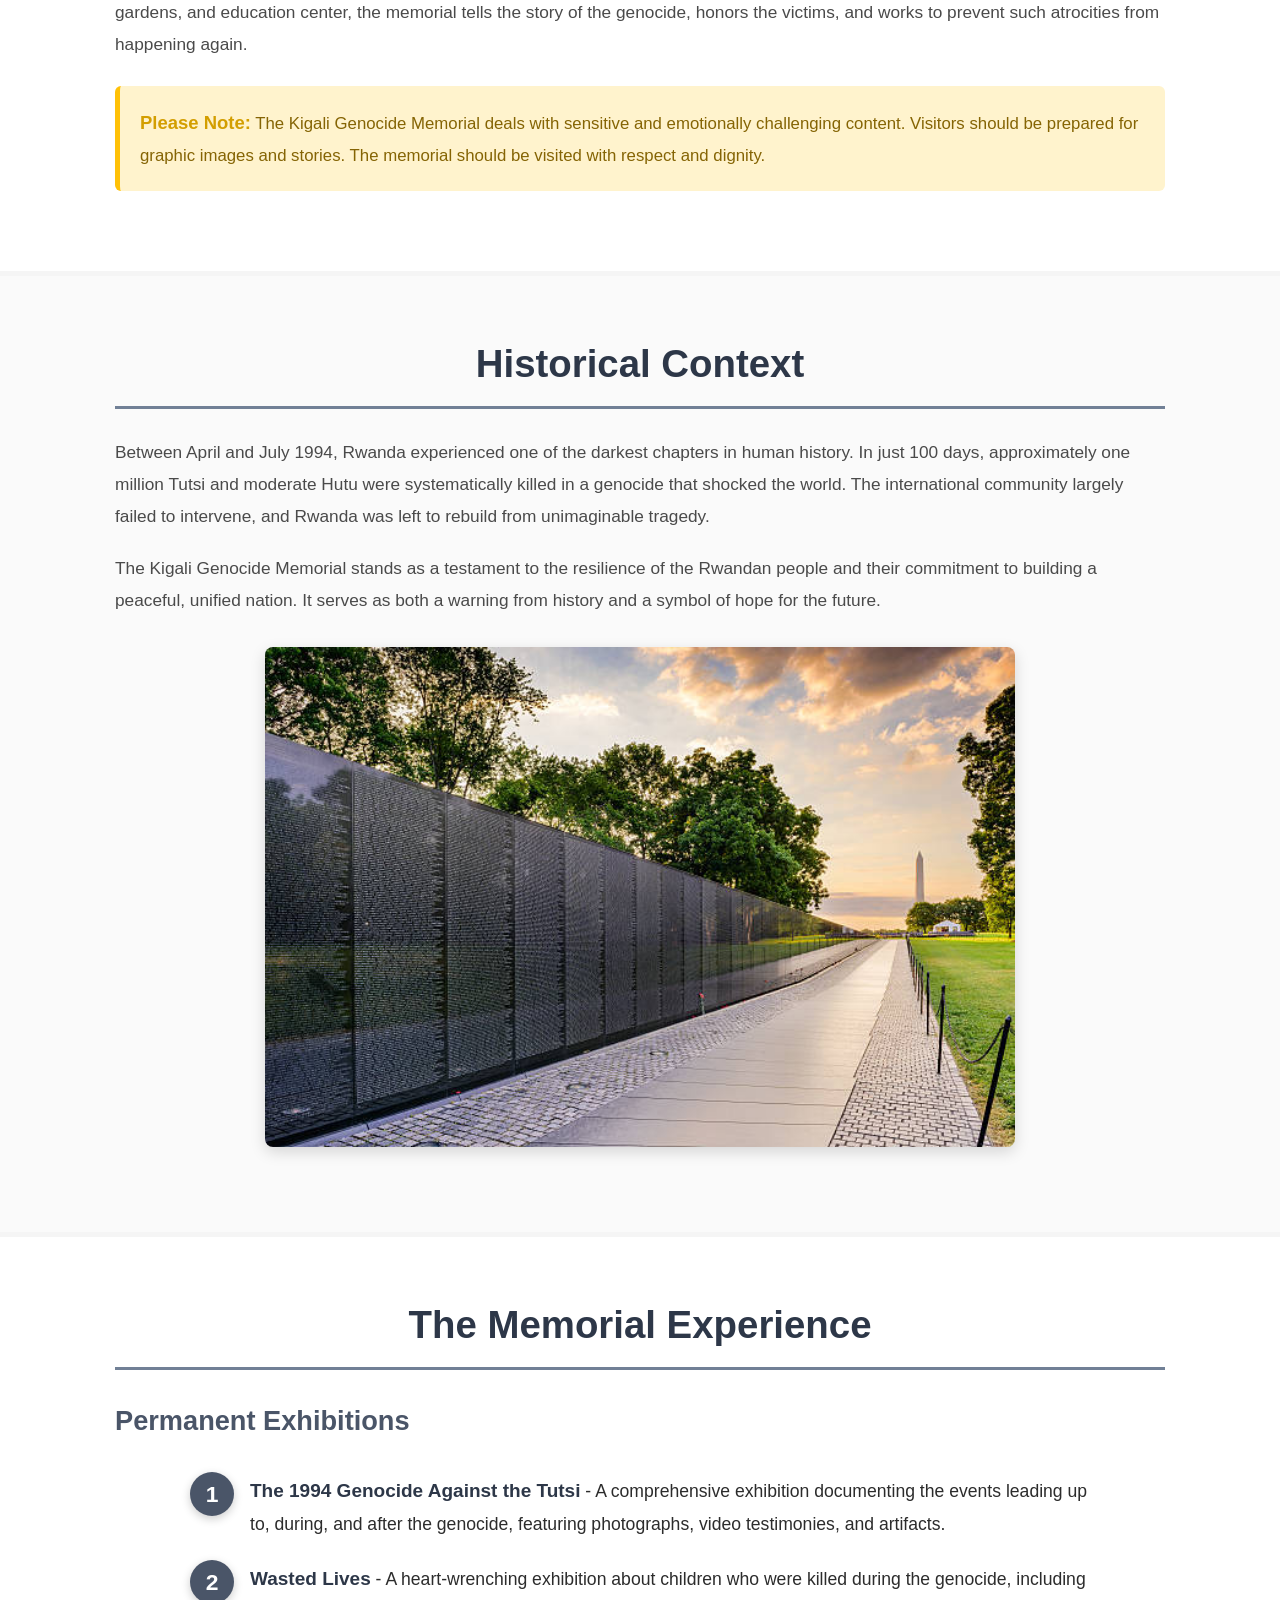
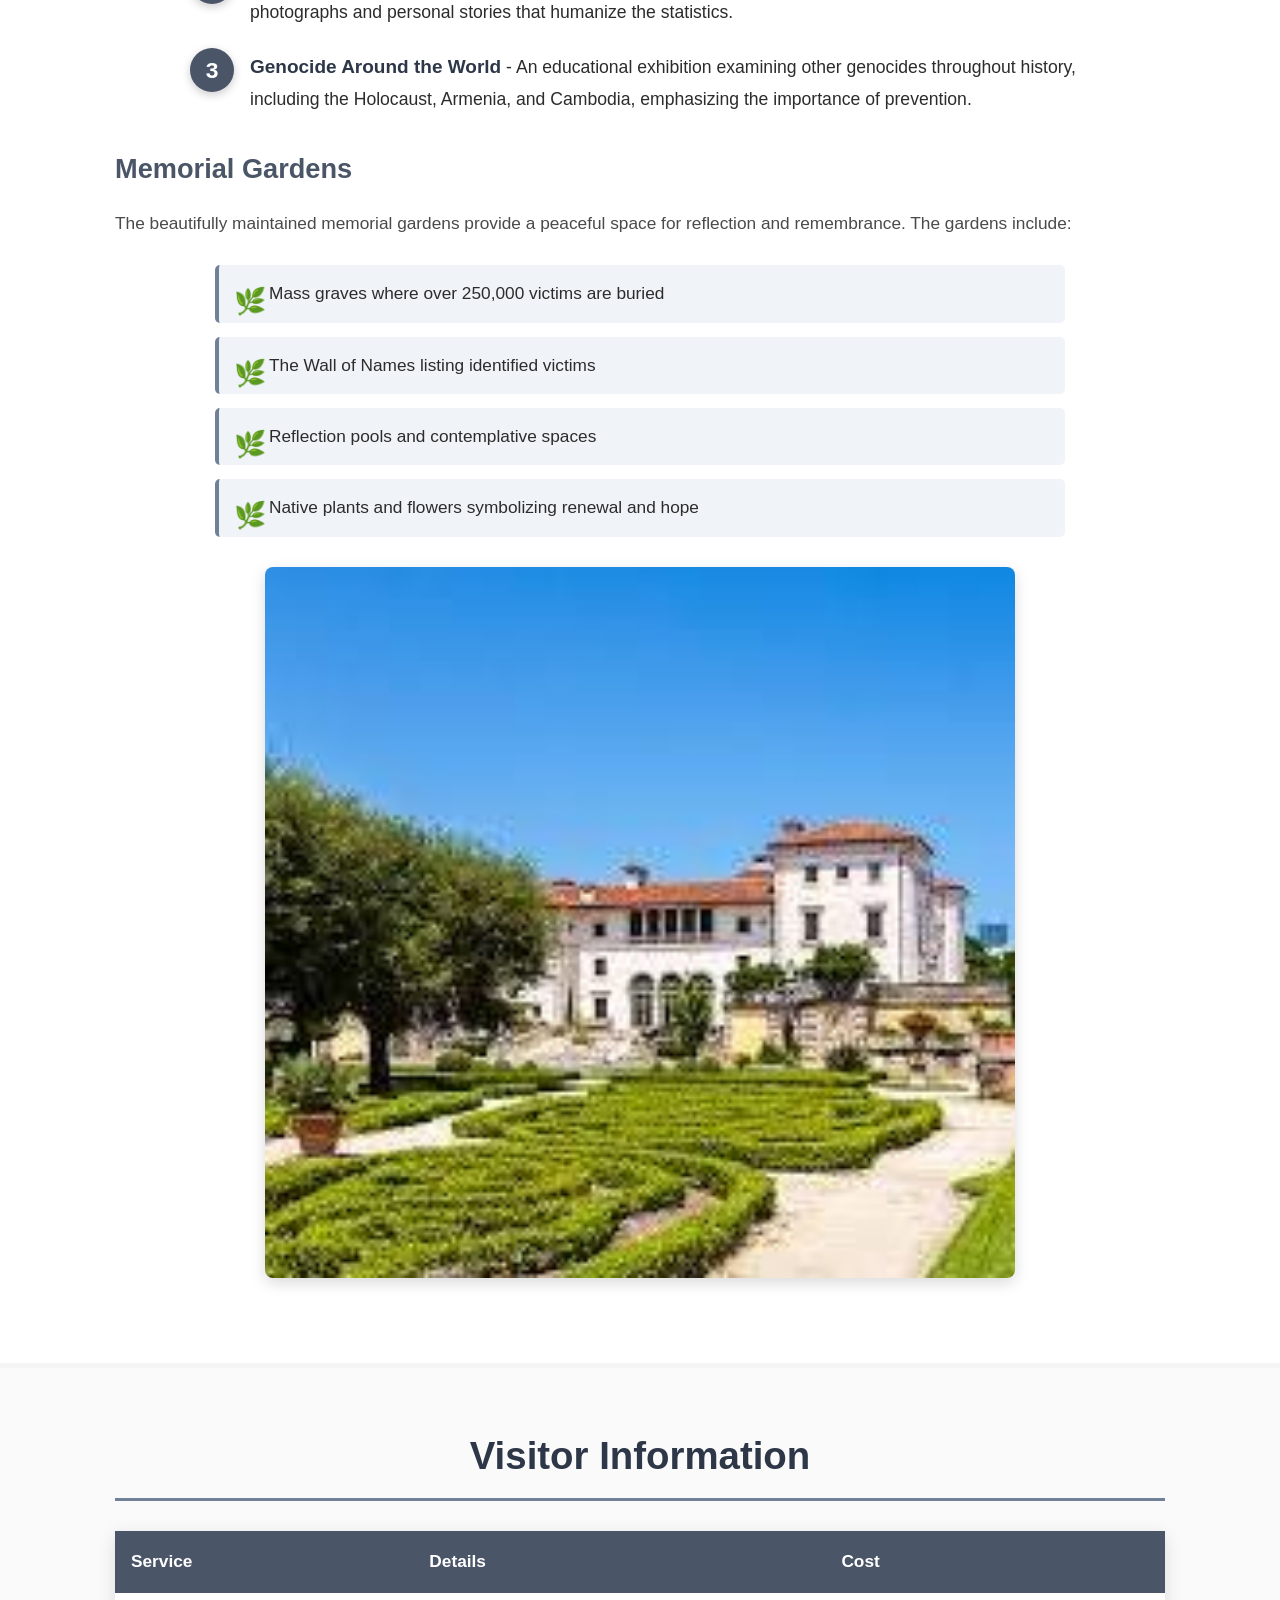
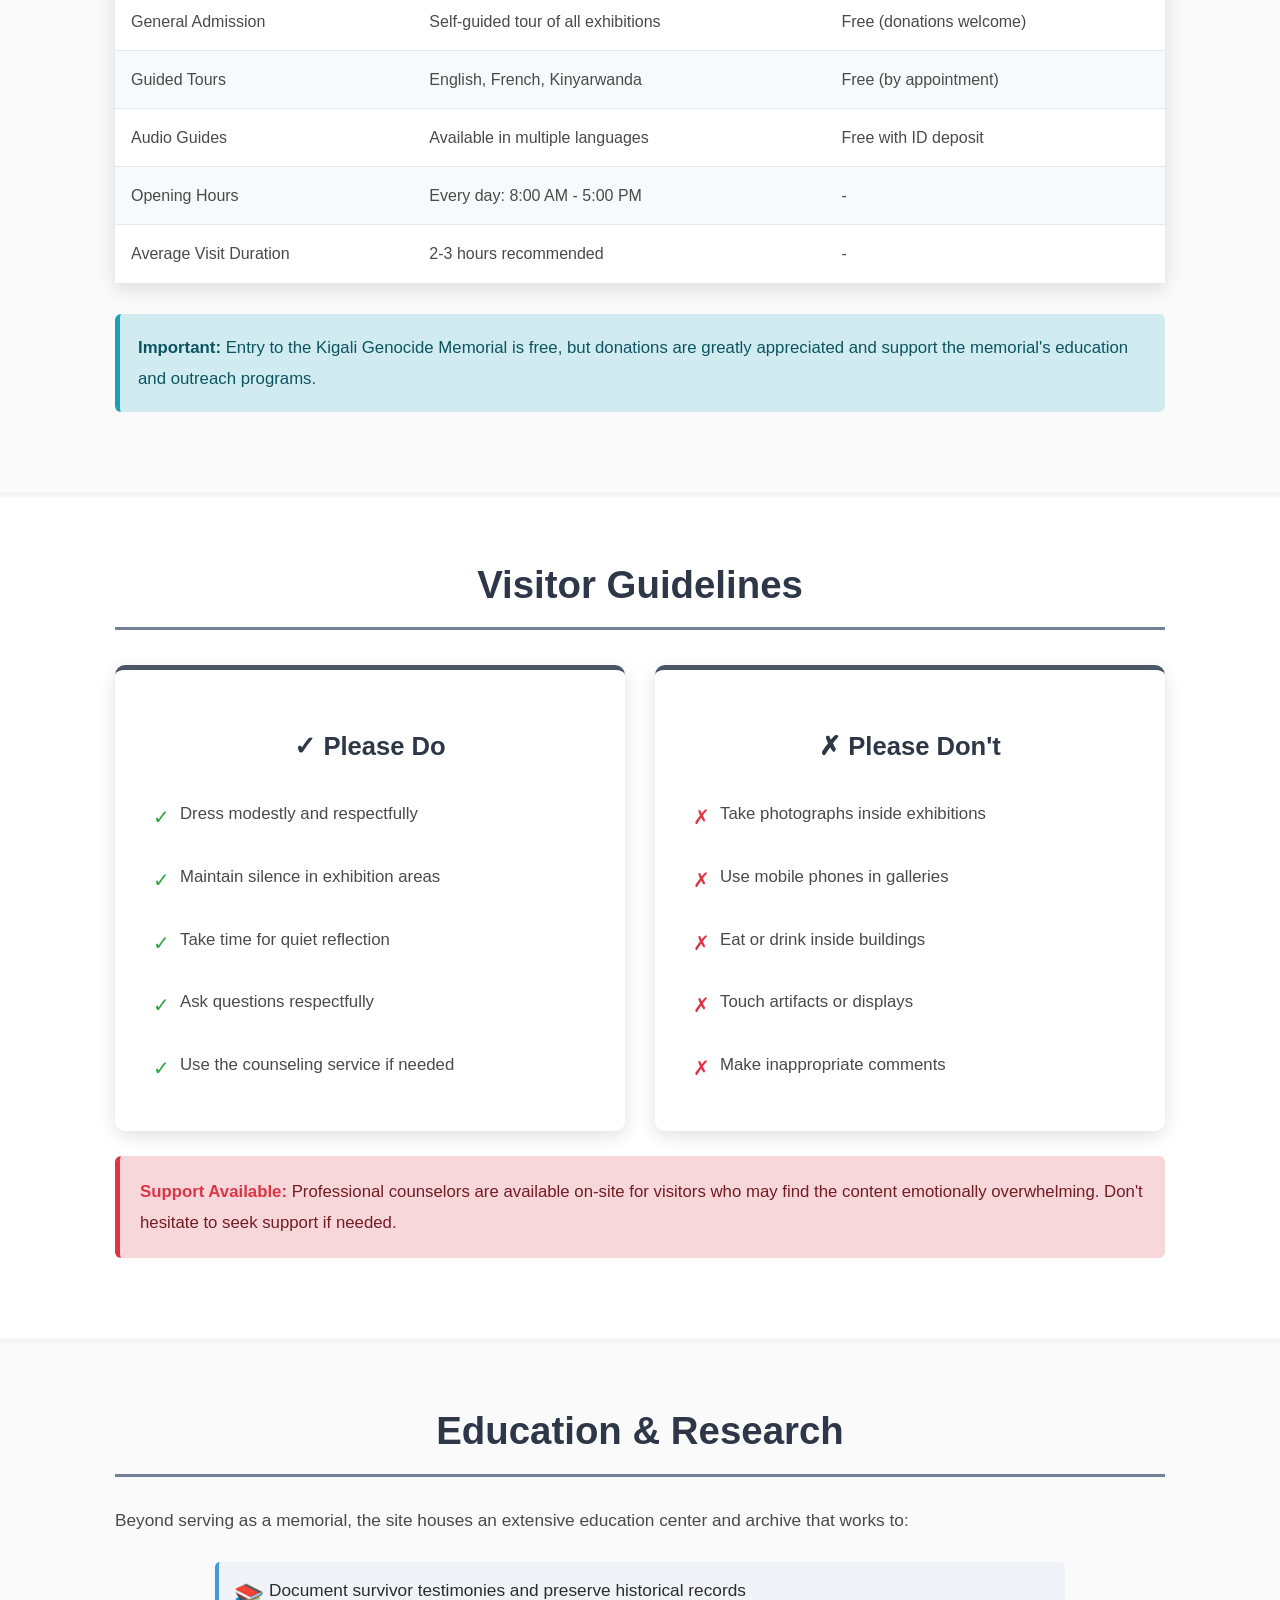
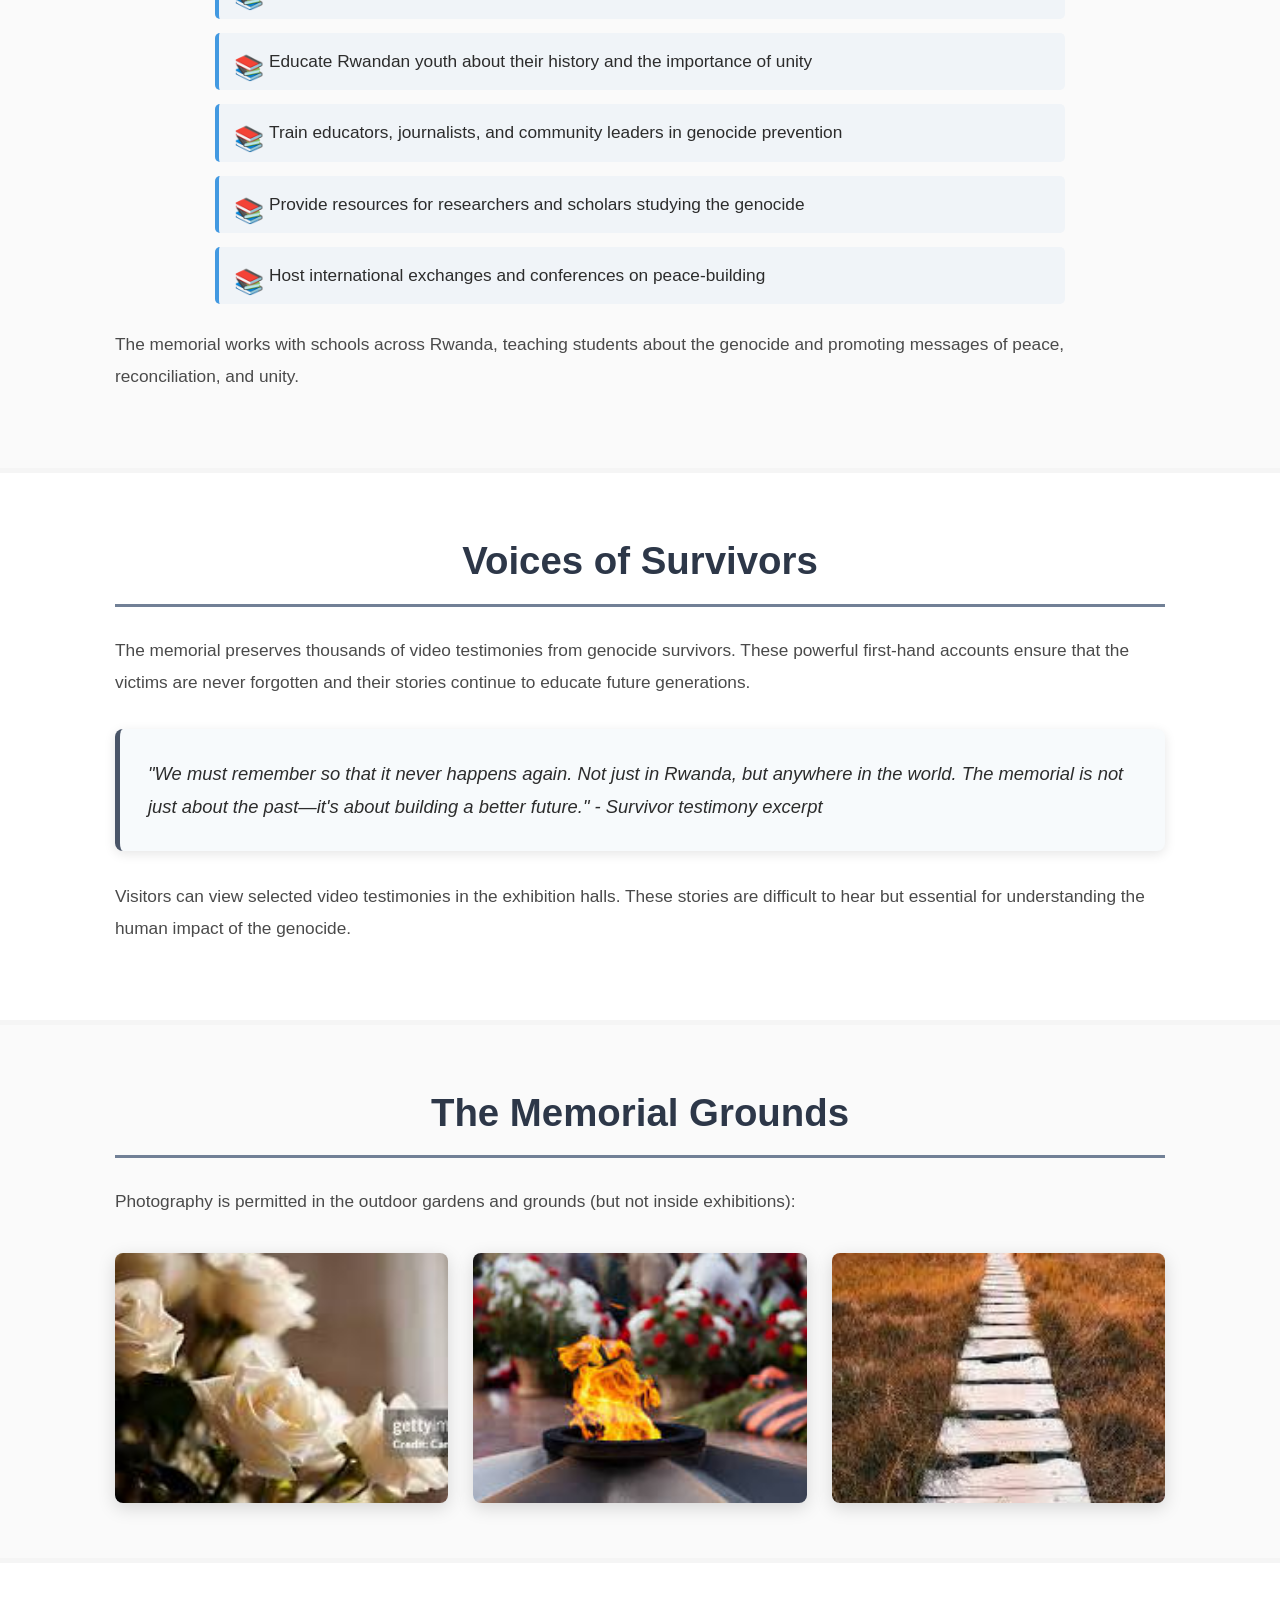
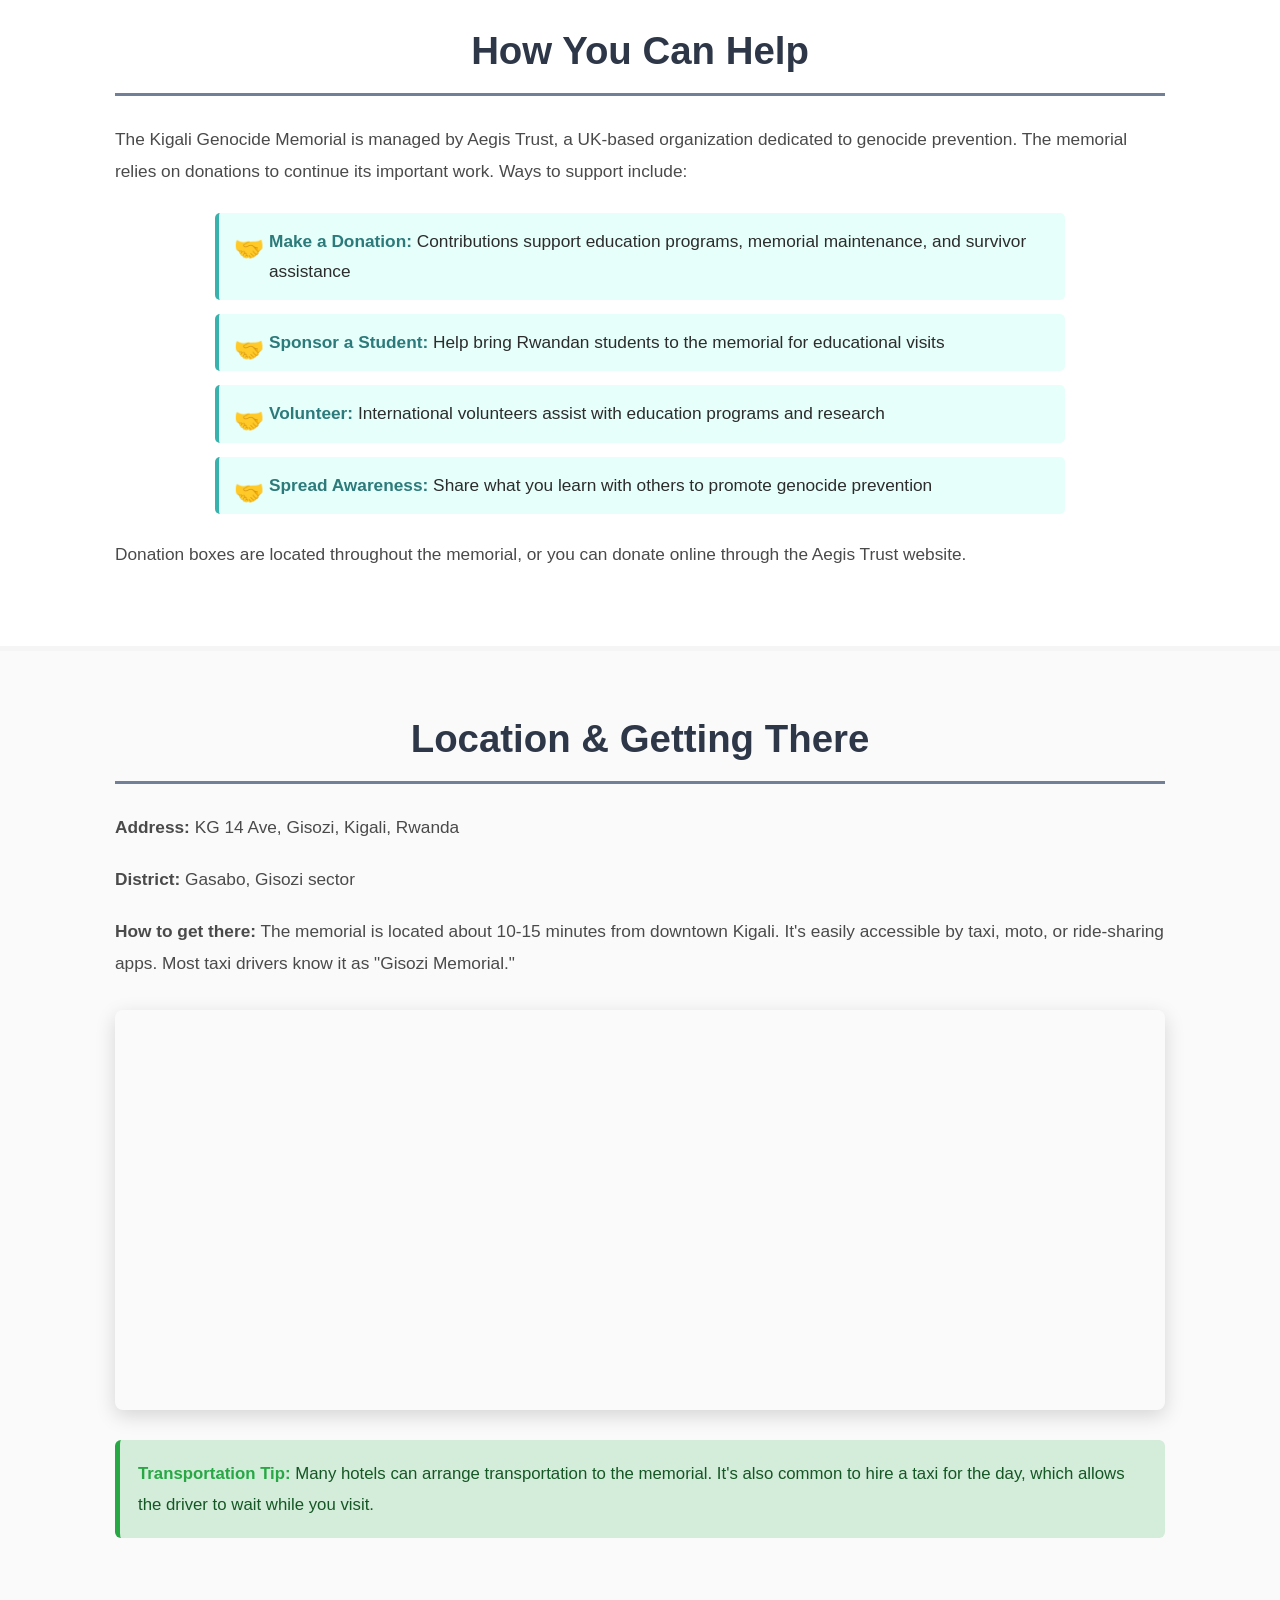
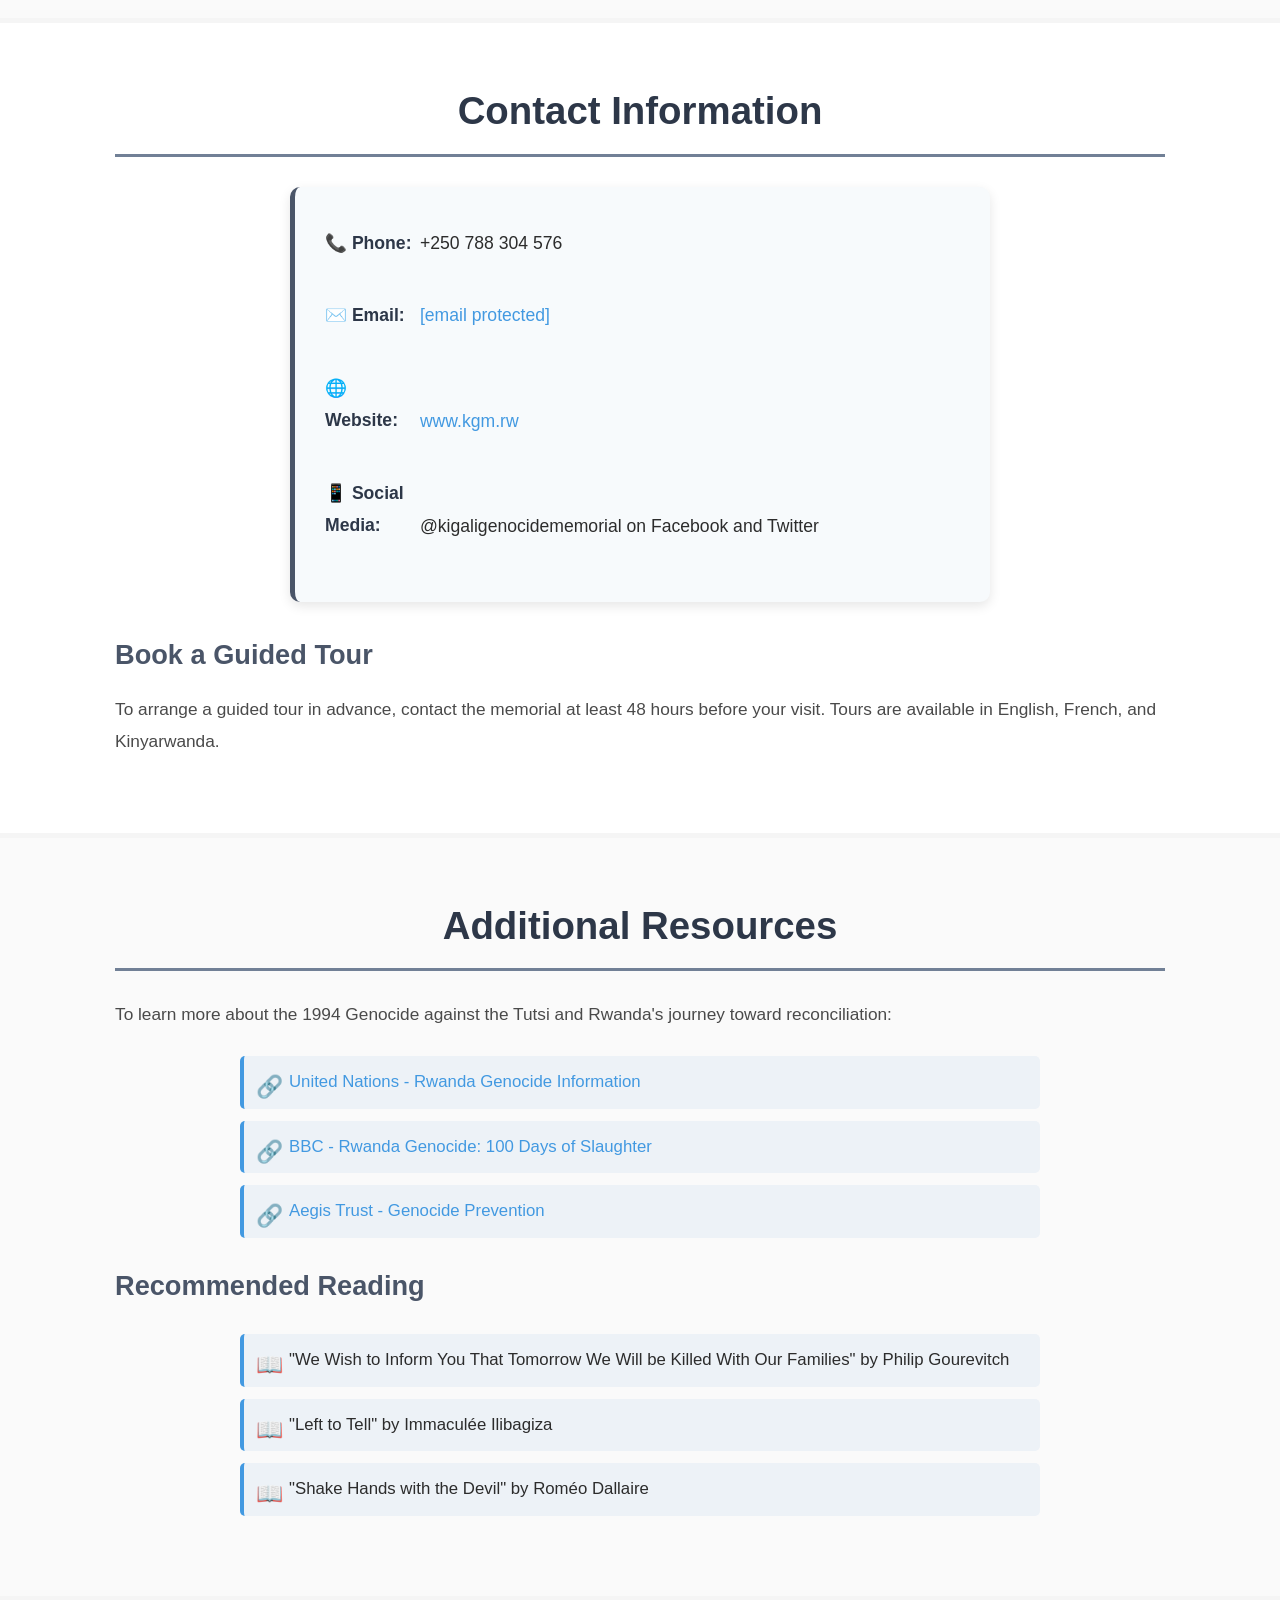
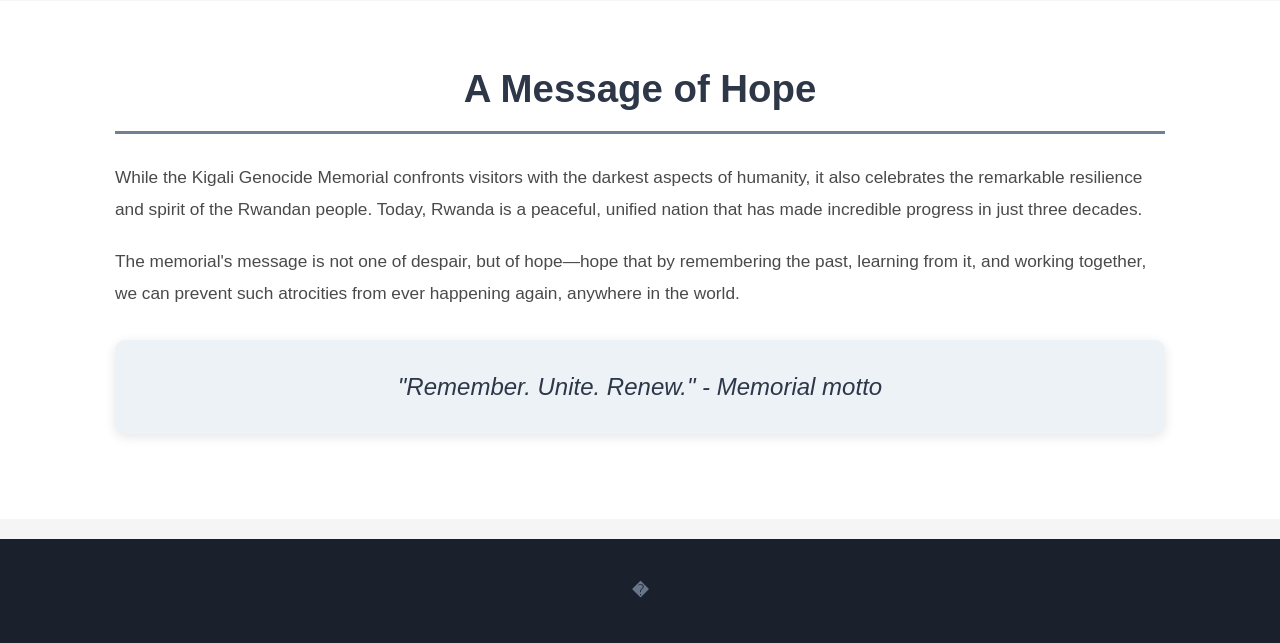
<file: destination4 (1).html>
<!DOCTYPE html>
<html lang="en">
<head>
    <meta charset="UTF-8">
    <meta name="viewport" content="width=device-width, initial-scale=1.0">
    <title>Kigali Genocide Memorial - Discover Kigali</title>
    <link rel="stylesheet" href="destination4.css">
</head>
<body>
    <header>
        <div class="container">
            <h1>Kigali Genocide Memorial</h1>
            <p class="tagline">A Place of Remembrance, Learning, and Hope</p>
        </div>
    </header>

    <nav>
        <div class="container nav-shell">
            <button class="menu-toggle" type="button" aria-expanded="false" aria-controls="primary-navigation">
                <span class="menu-toggle-bar"></span>
                <span class="menu-toggle-bar"></span>
                <span class="menu-toggle-bar"></span>
                <span class="menu-label">Menu</span>
            </button>
            <ul class="nav-menu" id="primary-navigation">
                <li><a href="index.html">← Back to Home</a></li>
                <li><a href="destination1.html">Convention Centre</a></li>
                <li><a href="destination2.html">Inema Arts</a></li>
                <li><a href="destination3.html">Heaven Restaurant</a></li>
            </ul>
        </div>
    </nav>

    <script>
        document.addEventListener('DOMContentLoaded', function () {
            const menuToggle = document.querySelector('.menu-toggle');
            const navMenu = document.querySelector('.nav-menu');

            if (menuToggle && navMenu) {
                menuToggle.addEventListener('click', function () {
                    const isOpen = navMenu.classList.toggle('is-open');
                    menuToggle.setAttribute('aria-expanded', String(isOpen));
                });
            }
        });
    </script>

    <main>
        <section class="intro">
            <div class="container">
                <img src="images/memorial enterence.jfif" alt="Kigali Genocide Memorial entrance with flowers" class="main-image">
                
                <h2>About the Kigali Genocide Memorial</h2>
                <p>The Kigali Genocide Memorial is a powerful and moving tribute to the more than one million victims of the 1994 Genocide against the Tutsi in Rwanda. Opened in 2004 on the 10th anniversary of the genocide, the memorial serves as a place of remembrance, education, and healing for survivors and visitors from around the world.</p>
                
                <p>Located in the Gisozi district of Kigali, the memorial is the final resting place for more than 250,000 victims. Through its exhibitions, gardens, and education center, the memorial tells the story of the genocide, honors the victims, and works to prevent such atrocities from happening again.</p>

                <p class="respect-note"><strong>Please Note:</strong> The Kigali Genocide Memorial deals with sensitive and emotionally challenging content. Visitors should be prepared for graphic images and stories. The memorial should be visited with respect and dignity.</p>
            </div>
        </section>

        <section class="history">
            <div class="container">
                <h2>Historical Context</h2>
                
                <p>Between April and July 1994, Rwanda experienced one of the darkest chapters in human history. In just 100 days, approximately one million Tutsi and moderate Hutu were systematically killed in a genocide that shocked the world. The international community largely failed to intervene, and Rwanda was left to rebuild from unimaginable tragedy.</p>

                <p>The Kigali Genocide Memorial stands as a testament to the resilience of the Rwandan people and their commitment to building a peaceful, unified nation. It serves as both a warning from history and a symbol of hope for the future.</p>

                <img src="images/memorial wall.jpg" alt="Wall of names at the memorial" class="content-image">
            </div>
        </section>

        <section class="exhibitions">
            <div class="container">
                <h2>The Memorial Experience</h2>
                
                <h3>Permanent Exhibitions</h3>
                <ol class="exhibition-list">
                    <li><strong>The 1994 Genocide Against the Tutsi</strong> - A comprehensive exhibition documenting the events leading up to, during, and after the genocide, featuring photographs, video testimonies, and artifacts.</li>
                    
                    <li><strong>Wasted Lives</strong> - A heart-wrenching exhibition about children who were killed during the genocide, including photographs and personal stories that humanize the statistics.</li>
                    
                    <li><strong>Genocide Around the World</strong> - An educational exhibition examining other genocides throughout history, including the Holocaust, Armenia, and Cambodia, emphasizing the importance of prevention.</li>
                </ol>

                <h3>Memorial Gardens</h3>
                <p>The beautifully maintained memorial gardens provide a peaceful space for reflection and remembrance. The gardens include:</p>
                <ul class="garden-features">
                    <li>Mass graves where over 250,000 victims are buried</li>
                    <li>The Wall of Names listing identified victims</li>
                    <li>Reflection pools and contemplative spaces</li>
                    <li>Native plants and flowers symbolizing renewal and hope</li>
                </ul>

                <img src="images/memorial garden.jfif" alt="Peaceful memorial gardens with flowers" class="content-image">
            </div>
        </section>

        <section class="visiting-info">
            <div class="container">
                <h2>Visitor Information</h2>
                
                <table class="info-table">
                    <thead>
                        <tr>
                            <th>Service</th>
                            <th>Details</th>
                            <th>Cost</th>
                        </tr>
                    </thead>
                    <tbody>
                        <tr>
                            <td>General Admission</td>
                            <td>Self-guided tour of all exhibitions</td>
                            <td>Free (donations welcome)</td>
                        </tr>
                        <tr>
                            <td>Guided Tours</td>
                            <td>English, French, Kinyarwanda</td>
                            <td>Free (by appointment)</td>
                        </tr>
                        <tr>
                            <td>Audio Guides</td>
                            <td>Available in multiple languages</td>
                            <td>Free with ID deposit</td>
                        </tr>
                        <tr>
                            <td>Opening Hours</td>
                            <td>Every day: 8:00 AM - 5:00 PM</td>
                            <td>-</td>
                        </tr>
                        <tr>
                            <td>Average Visit Duration</td>
                            <td>2-3 hours recommended</td>
                            <td>-</td>
                        </tr>
                    </tbody>
                </table>

                <p class="notice"><strong>Important:</strong> Entry to the Kigali Genocide Memorial is free, but donations are greatly appreciated and support the memorial's education and outreach programs.</p>
            </div>
        </section>

        <section class="guidelines">
            <div class="container">
                <h2>Visitor Guidelines</h2>
                
                <div class="guidelines-grid">
                    <div class="guideline-card">
                        <h3>✓ Please Do</h3>
                        <ul>
                            <li>Dress modestly and respectfully</li>
                            <li>Maintain silence in exhibition areas</li>
                            <li>Take time for quiet reflection</li>
                            <li>Ask questions respectfully</li>
                            <li>Use the counseling service if needed</li>
                        </ul>
                    </div>

                    <div class="guideline-card">
                        <h3>✗ Please Don't</h3>
                        <ul>
                            <li>Take photographs inside exhibitions</li>
                            <li>Use mobile phones in galleries</li>
                            <li>Eat or drink inside buildings</li>
                            <li>Touch artifacts or displays</li>
                            <li>Make inappropriate comments</li>
                        </ul>
                    </div>
                </div>

                <p class="counseling-note"><strong>Support Available:</strong> Professional counselors are available on-site for visitors who may find the content emotionally overwhelming. Don't hesitate to seek support if needed.</p>
            </div>
        </section>

        <section class="education">
            <div class="container">
                <h2>Education & Research</h2>
                
                <p>Beyond serving as a memorial, the site houses an extensive education center and archive that works to:</p>
                <ul class="education-list">
                    <li>Document survivor testimonies and preserve historical records</li>
                    <li>Educate Rwandan youth about their history and the importance of unity</li>
                    <li>Train educators, journalists, and community leaders in genocide prevention</li>
                    <li>Provide resources for researchers and scholars studying the genocide</li>
                    <li>Host international exchanges and conferences on peace-building</li>
                </ul>

                <p>The memorial works with schools across Rwanda, teaching students about the genocide and promoting messages of peace, reconciliation, and unity.</p>
            </div>
        </section>

        <section class="testimonies">
            <div class="container">
                <h2>Voices of Survivors</h2>
                
                <p>The memorial preserves thousands of video testimonies from genocide survivors. These powerful first-hand accounts ensure that the victims are never forgotten and their stories continue to educate future generations.</p>

                <blockquote class="testimony">
                    "We must remember so that it never happens again. Not just in Rwanda, but anywhere in the world. The memorial is not just about the past—it's about building a better future." - Survivor testimony excerpt
                </blockquote>

                <p>Visitors can view selected video testimonies in the exhibition halls. These stories are difficult to hear but essential for understanding the human impact of the genocide.</p>
            </div>
        </section>

        <section class="photos">
            <div class="container">
                <h2>The Memorial Grounds</h2>
                <p>Photography is permitted in the outdoor gardens and grounds (but not inside exhibitions):</p>
                
                <div class="photo-gallery">
                    <img src="images/memorial roses.jfif" alt="Red roses placed at memorial site" class="gallery-img">
                    <img src="images/memorial falme.jfif" alt="Eternal flame memorial" class="gallery-img">
                    <img src="images/memorial path.jfif" alt="Walking path through memorial gardens" class="gallery-img">
                </div>
            </div>
        </section>

        <section class="how-to-help">
            <div class="container">
                <h2>How You Can Help</h2>
                
                <p>The Kigali Genocide Memorial is managed by Aegis Trust, a UK-based organization dedicated to genocide prevention. The memorial relies on donations to continue its important work. Ways to support include:</p>

                <ul class="support-list">
                    <li><strong>Make a Donation:</strong> Contributions support education programs, memorial maintenance, and survivor assistance</li>
                    <li><strong>Sponsor a Student:</strong> Help bring Rwandan students to the memorial for educational visits</li>
                    <li><strong>Volunteer:</strong> International volunteers assist with education programs and research</li>
                    <li><strong>Spread Awareness:</strong> Share what you learn with others to promote genocide prevention</li>
                </ul>

                <p>Donation boxes are located throughout the memorial, or you can donate online through the Aegis Trust website.</p>
            </div>
        </section>

        <section class="location-section">
            <div class="container">
                <h2>Location & Getting There</h2>
                <p><strong>Address:</strong> KG 14 Ave, Gisozi, Kigali, Rwanda</p>
                <p><strong>District:</strong> Gasabo, Gisozi sector</p>
                <p><strong>How to get there:</strong> The memorial is located about 10-15 minutes from downtown Kigali. It's easily accessible by taxi, moto, or ride-sharing apps. Most taxi drivers know it as "Gisozi Memorial."</p>
                
                <div class="map-wrapper">
                    <iframe 
                        src="https://www.google.com/maps/embed?pb=!1m18!1m12!1m3!1d3987.4234!2d30.0945!3d-1.9345!2m3!1f0!2f0!3f0!3m2!1i1024!2i768!4f13.1!3m3!1m2!1s0x19dca5a1a1a1a1a1%3A0xb2c3d4e5f6a7b8c9!2sKigali%20Genocide%20Memorial!5e0!3m2!1sen!2srw!4v1234567890"
                        width="100%" 
                        height="400" 
                        style="border:0;" 
                        allowfullscreen="" 
                        loading="lazy" 
                        referrerpolicy="no-referrer-when-downgrade"
                        class="location-map">
                    </iframe>
                </div>

                <p class="transport-tip"><strong>Transportation Tip:</strong> Many hotels can arrange transportation to the memorial. It's also common to hire a taxi for the day, which allows the driver to wait while you visit.</p>
            </div>
        </section>

        <section class="contact-section">
            <div class="container">
                <h2>Contact Information</h2>
                
                <div class="contact-details">
                    <p><strong>📞 Phone:</strong> +250 788 304 576</p>
                    <p><strong>✉️ Email:</strong> <a href="/cdn-cgi/l/email-protection" class="__cf_email__" data-cfemail="8be2e5ede4cbeceee5e4e8e2efeeeaf9e8e3e2fdeef9fceae5efeaa5e4f9eca5f9fc">[email&#160;protected]</a></p>
                    <p><strong>🌐 Website:</strong> <a href="https://www.kgm.rw" target="_blank" rel="noopener">www.kgm.rw</a></p>
                    <p><strong>📱 Social Media:</strong> @kigaligenocidememorial on Facebook and Twitter</p>
                </div>

                <h3>Book a Guided Tour</h3>
                <p>To arrange a guided tour in advance, contact the memorial at least 48 hours before your visit. Tours are available in English, French, and Kinyarwanda.</p>
            </div>
        </section>

        <section class="resources">
            <div class="container">
                <h2>Additional Resources</h2>
                
                <p>To learn more about the 1994 Genocide against the Tutsi and Rwanda's journey toward reconciliation:</p>

                <ul class="resource-list">
                    <li><a href="https://www.un.org/en/preventgenocide/rwanda/" target="_blank" rel="noopener">United Nations - Rwanda Genocide Information</a></li>
                    <li><a href="https://www.bbc.com/news/world-africa-26875506" target="_blank" rel="noopener">BBC - Rwanda Genocide: 100 Days of Slaughter</a></li>
                    <li><a href="https://www.aegistrust.org/" target="_blank" rel="noopener">Aegis Trust - Genocide Prevention</a></li>
                </ul>

                <h3>Recommended Reading</h3>
                <ul class="reading-list">
                    <li>"We Wish to Inform You That Tomorrow We Will be Killed With Our Families" by Philip Gourevitch</li>
                    <li>"Left to Tell" by Immaculée Ilibagiza</li>
                    <li>"Shake Hands with the Devil" by Roméo Dallaire</li>
                </ul>
            </div>
        </section>

        <section class="reflection">
            <div class="container">
                <h2>A Message of Hope</h2>
                
                <p>While the Kigali Genocide Memorial confronts visitors with the darkest aspects of humanity, it also celebrates the remarkable resilience and spirit of the Rwandan people. Today, Rwanda is a peaceful, unified nation that has made incredible progress in just three decades.</p>

                <p>The memorial's message is not one of despair, but of hope—hope that by remembering the past, learning from it, and working together, we can prevent such atrocities from ever happening again, anywhere in the world.</p>

                <p class="quote-emphasis">"Remember. Unite. Renew." - Memorial motto</p>
            </div>
        </section>
    </main>

    <footer>
        <div class="container">
            <p><a href="index.html" class="footer-link">�
</file>
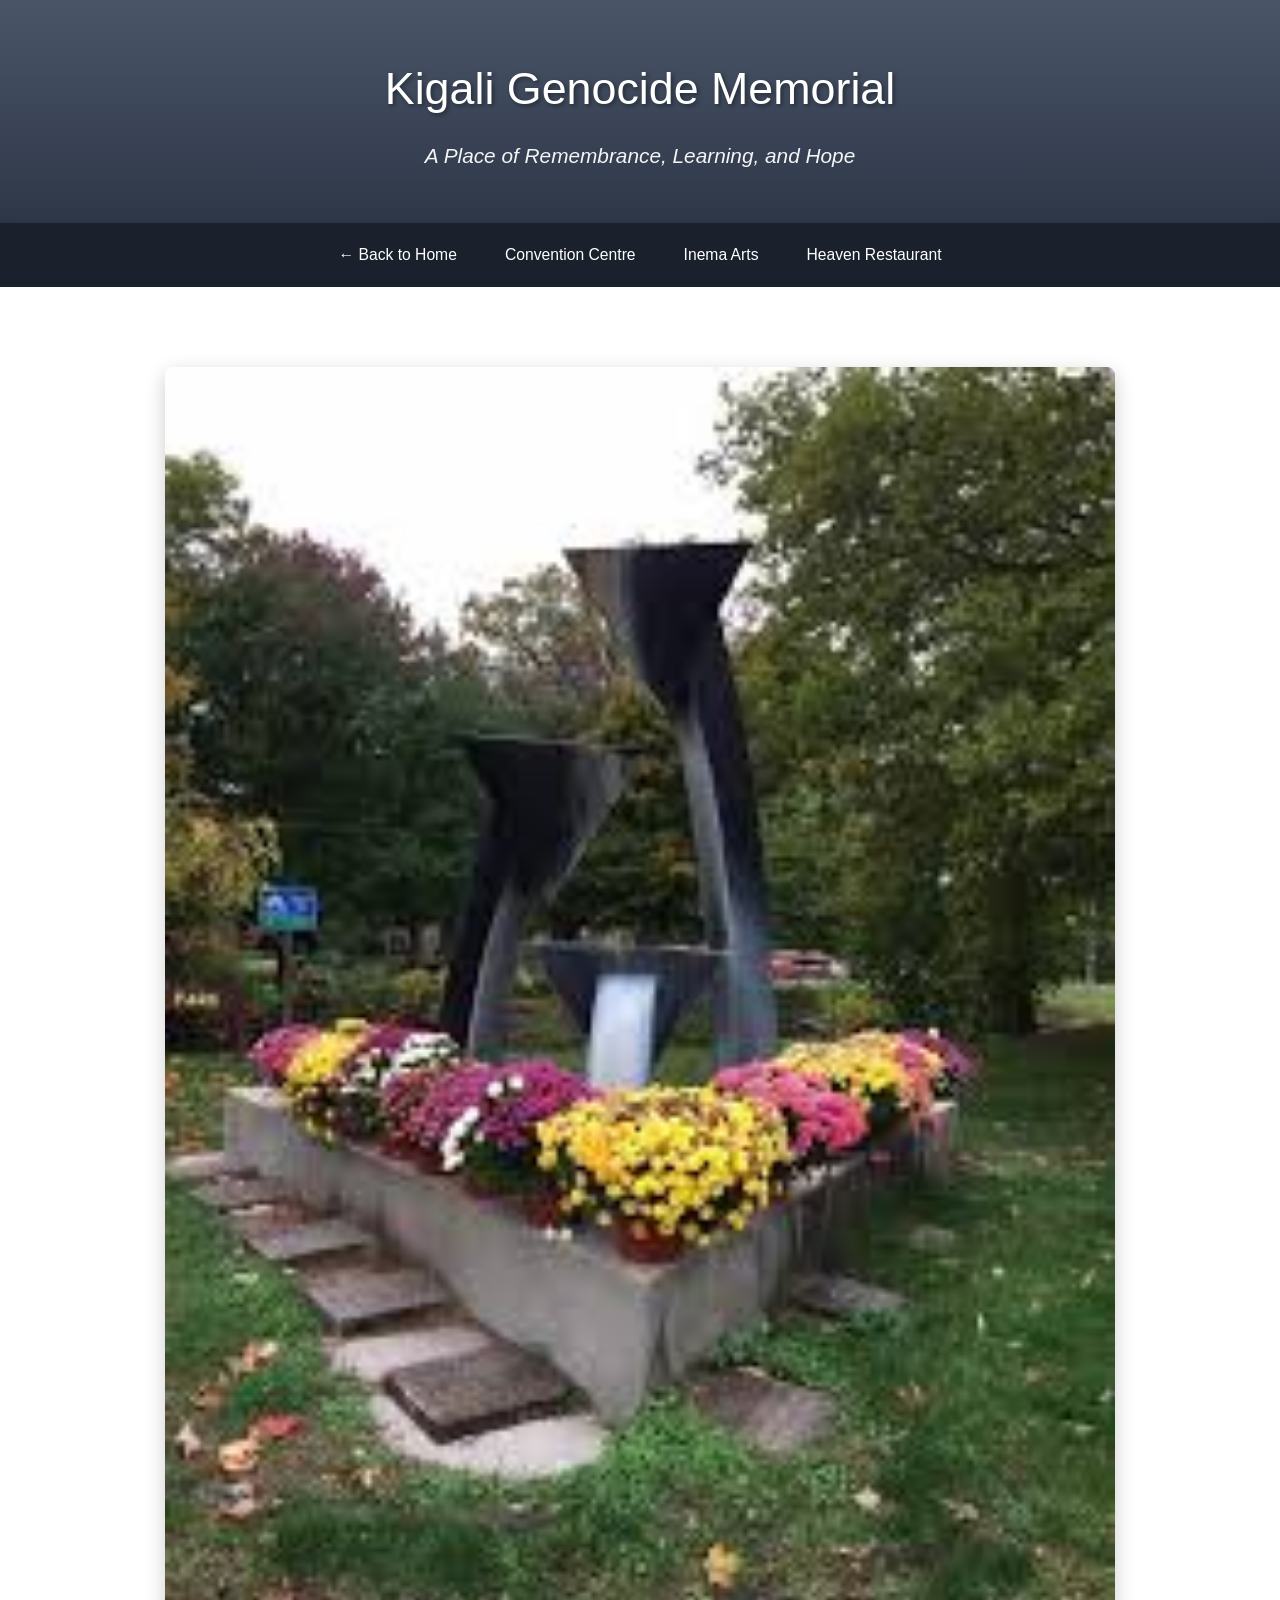
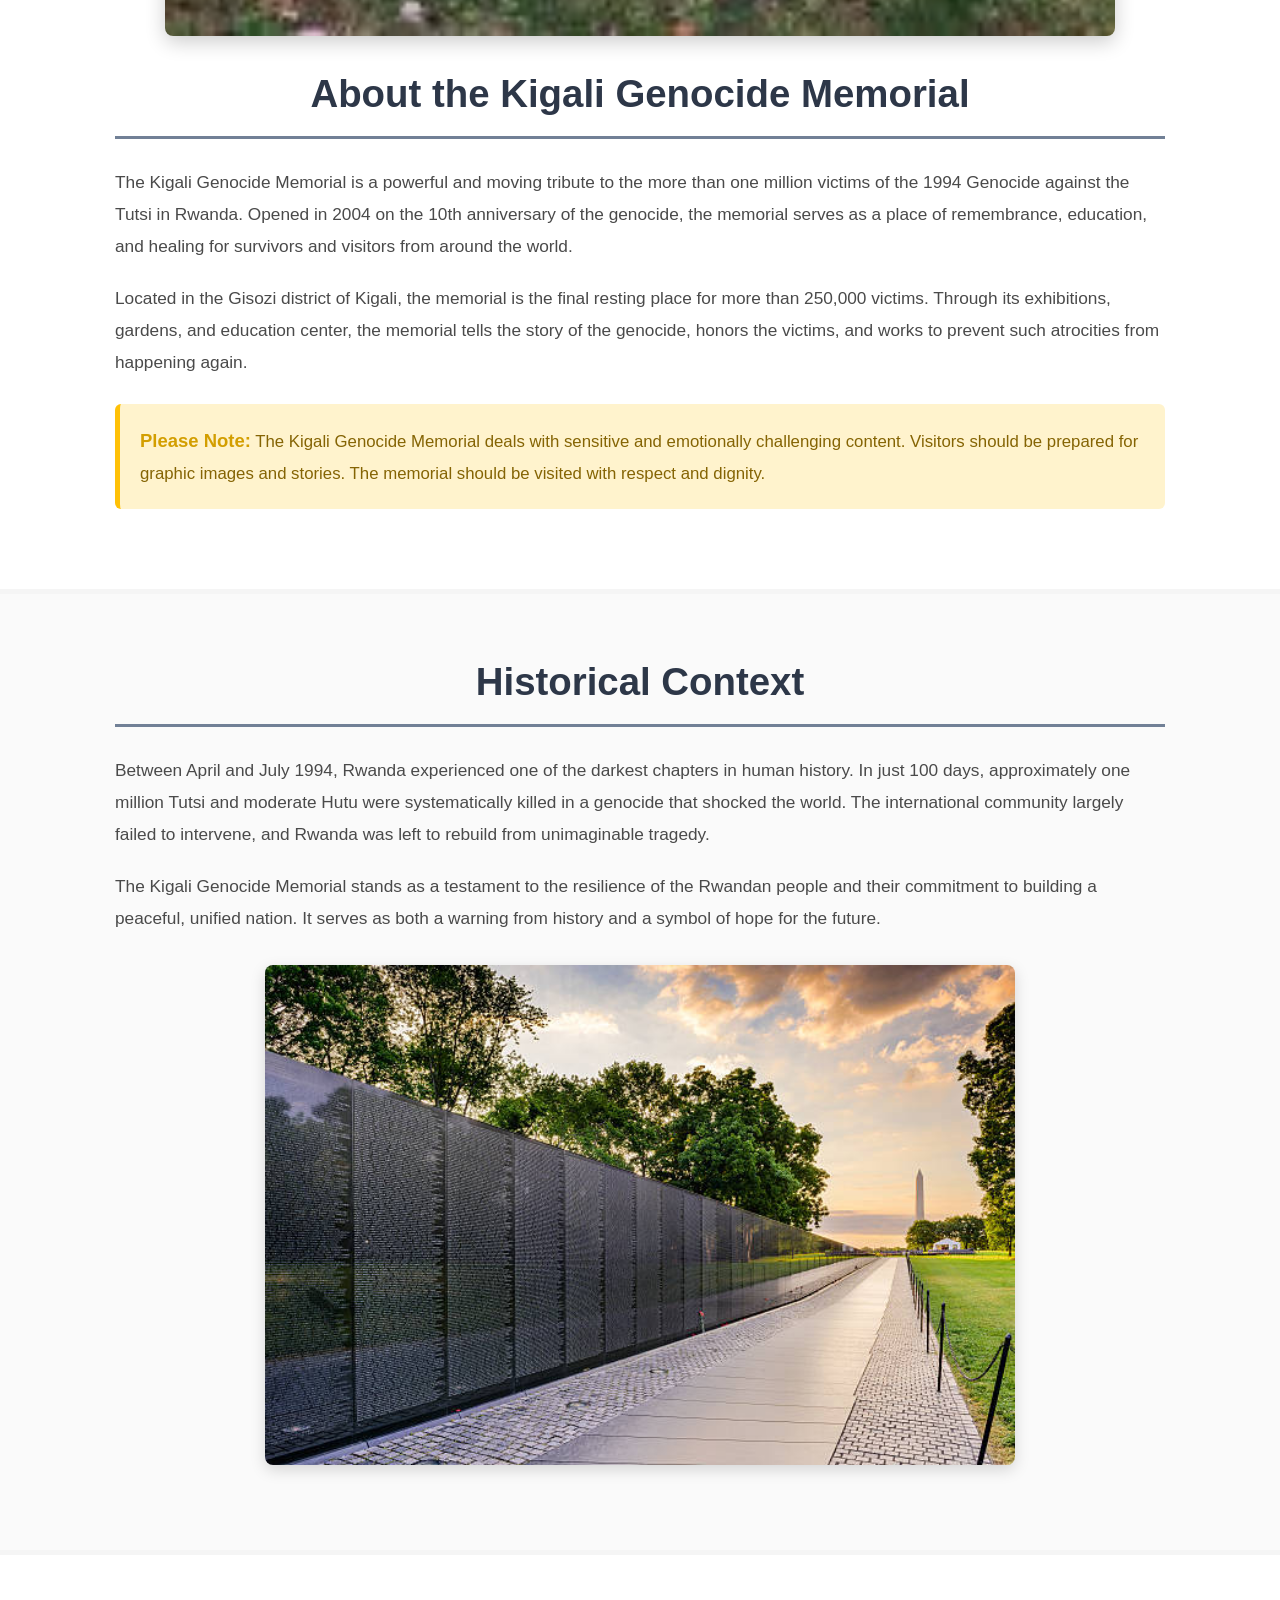
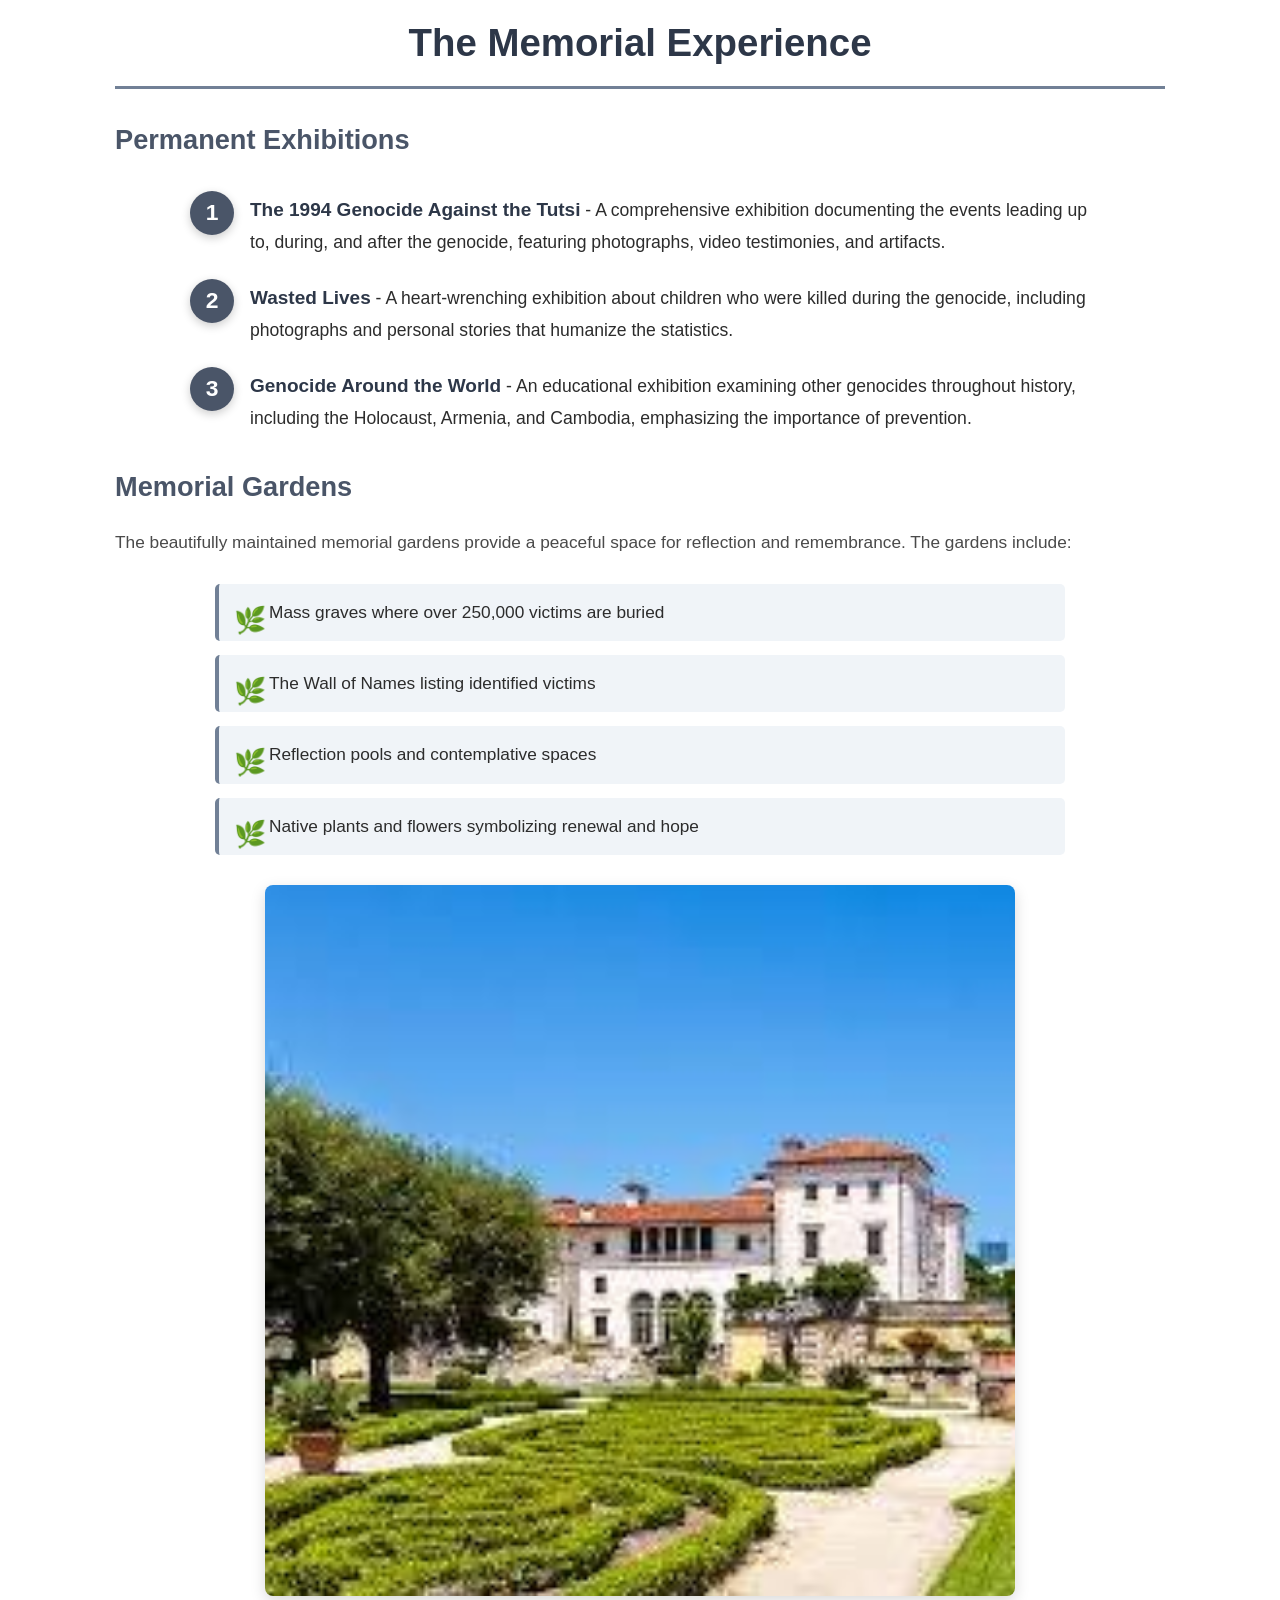
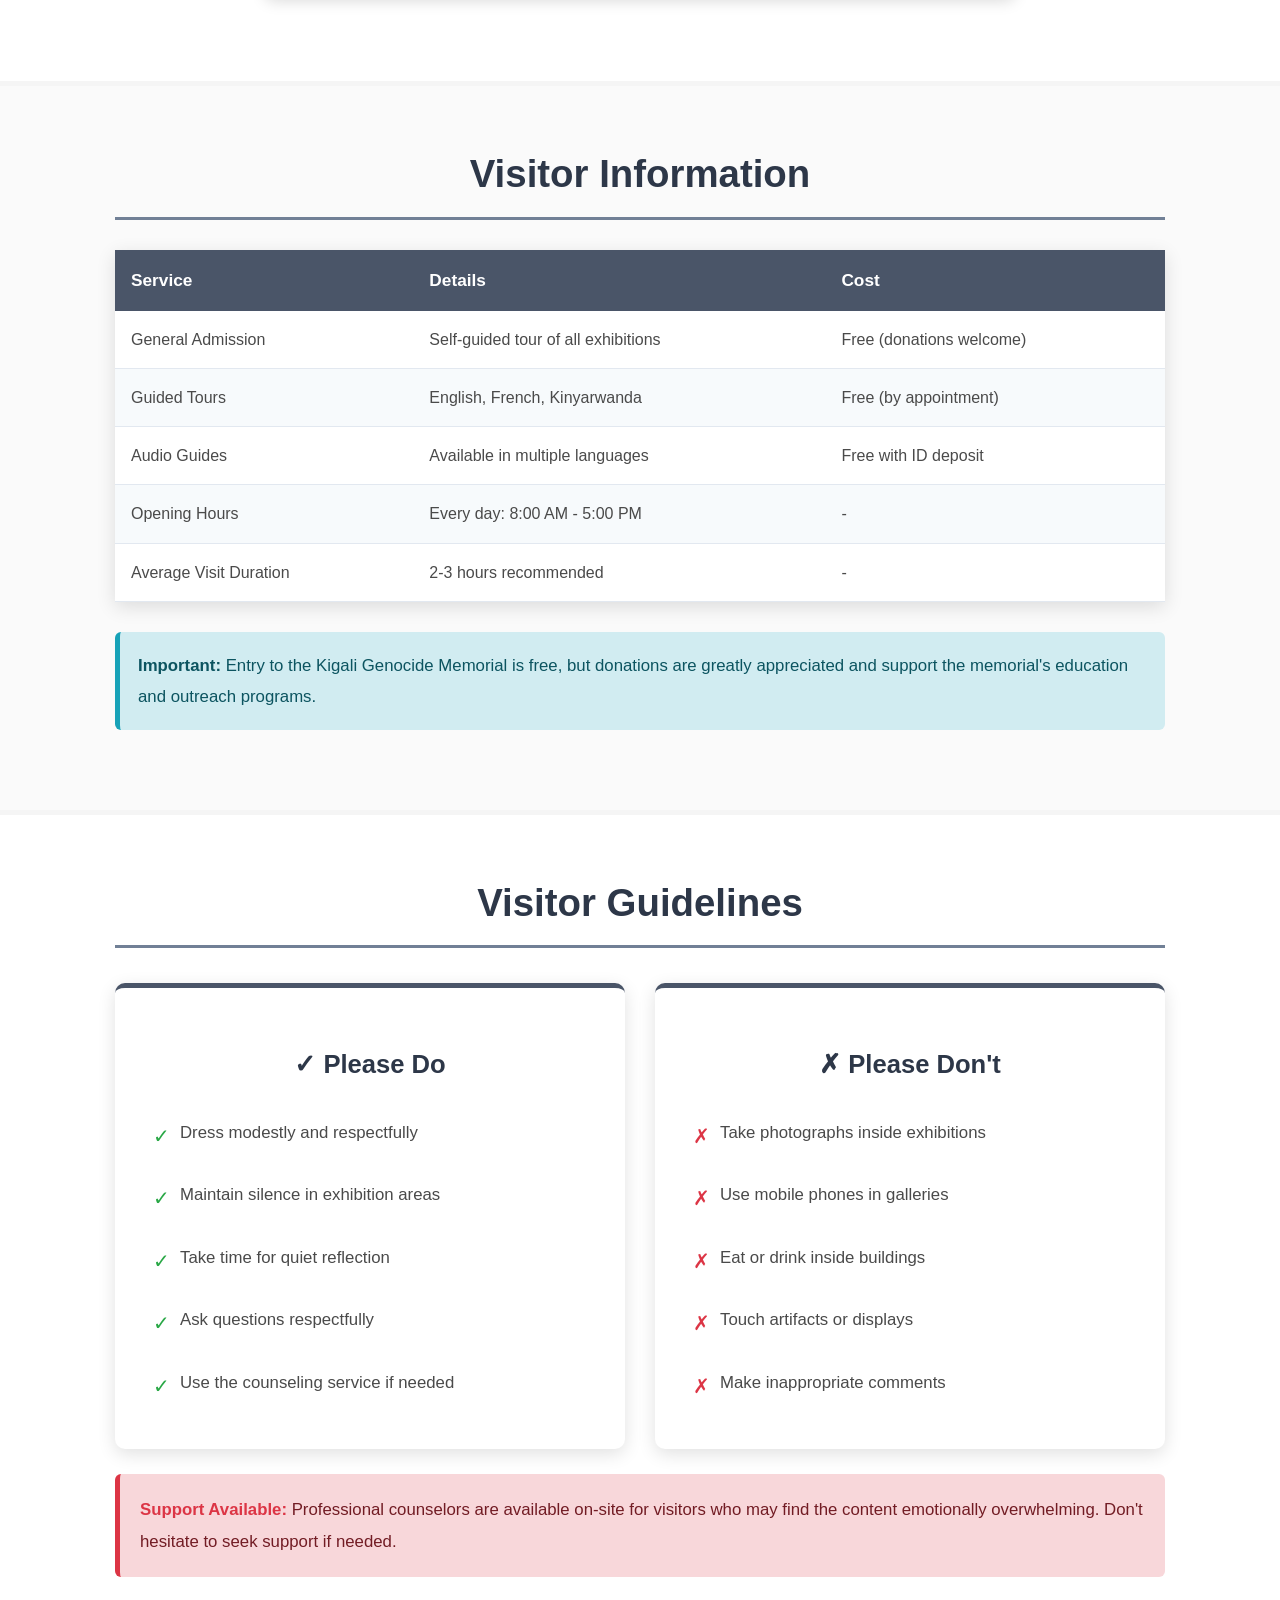
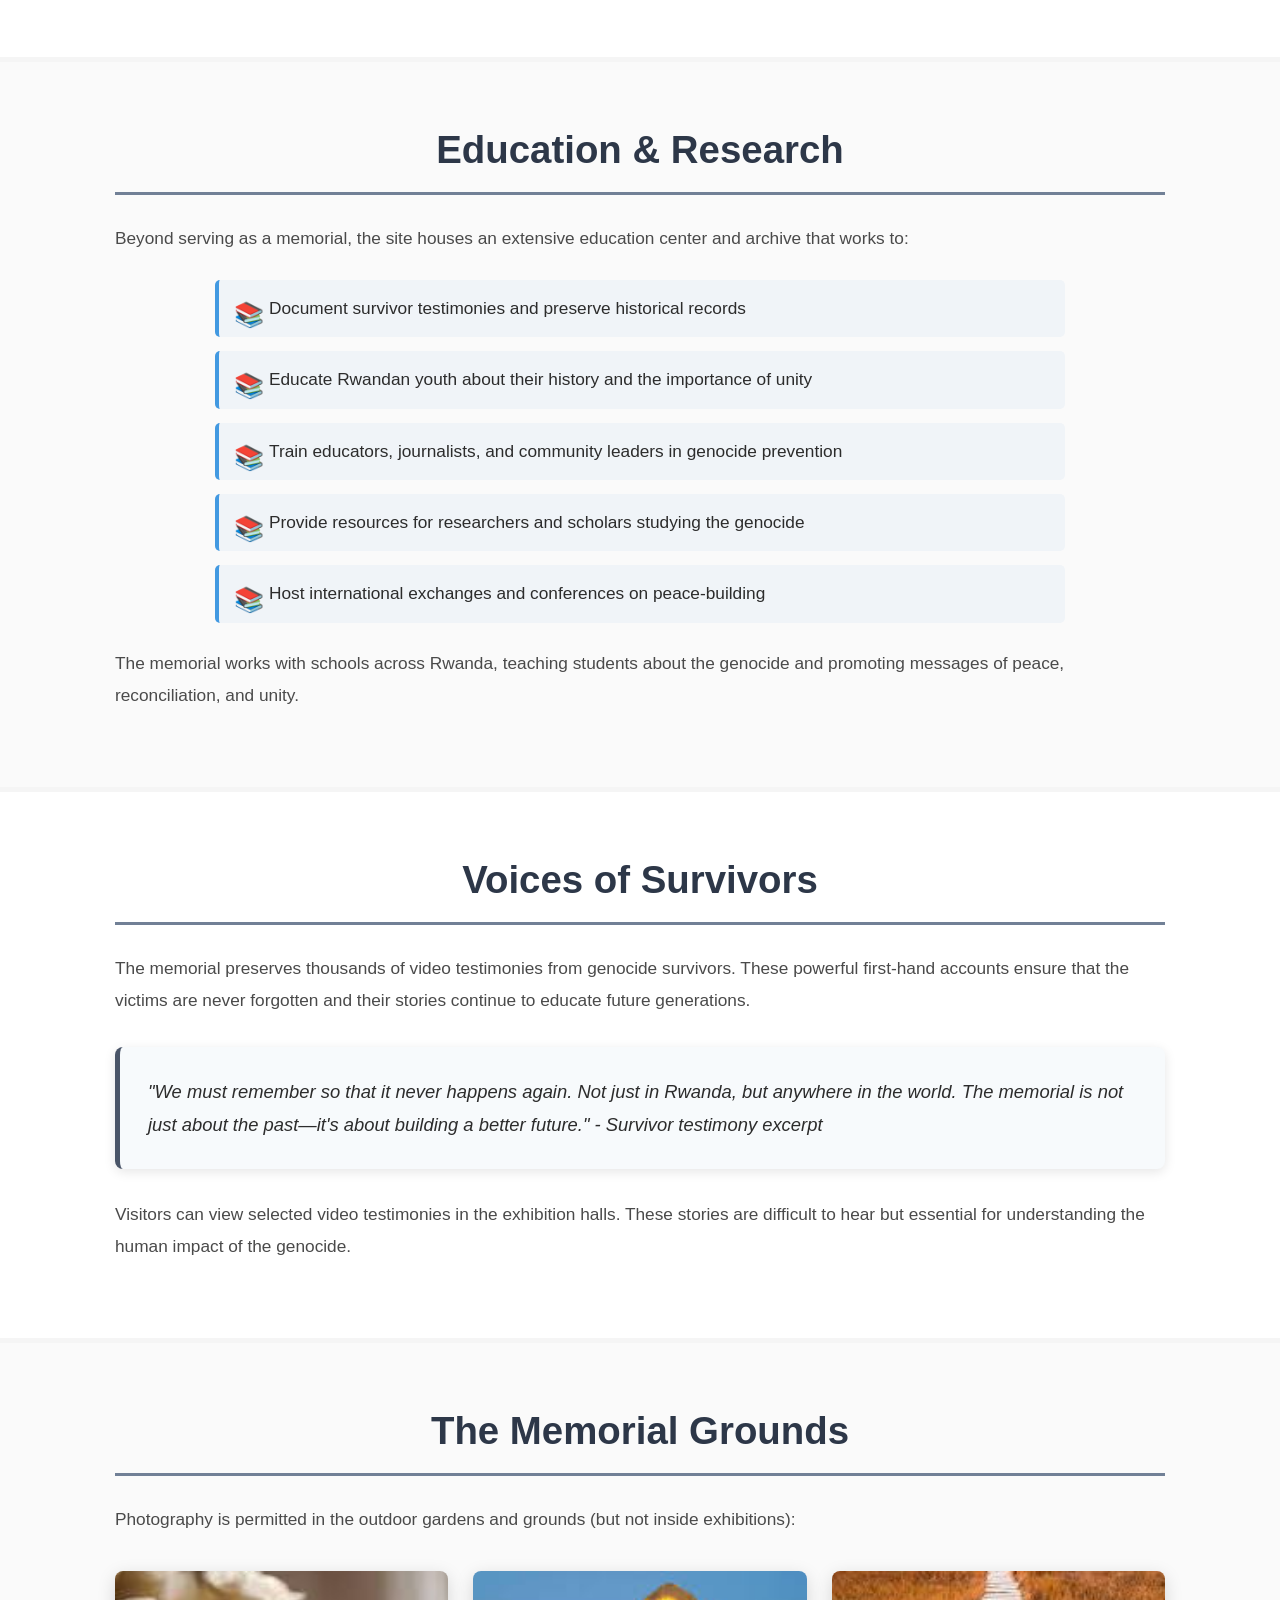
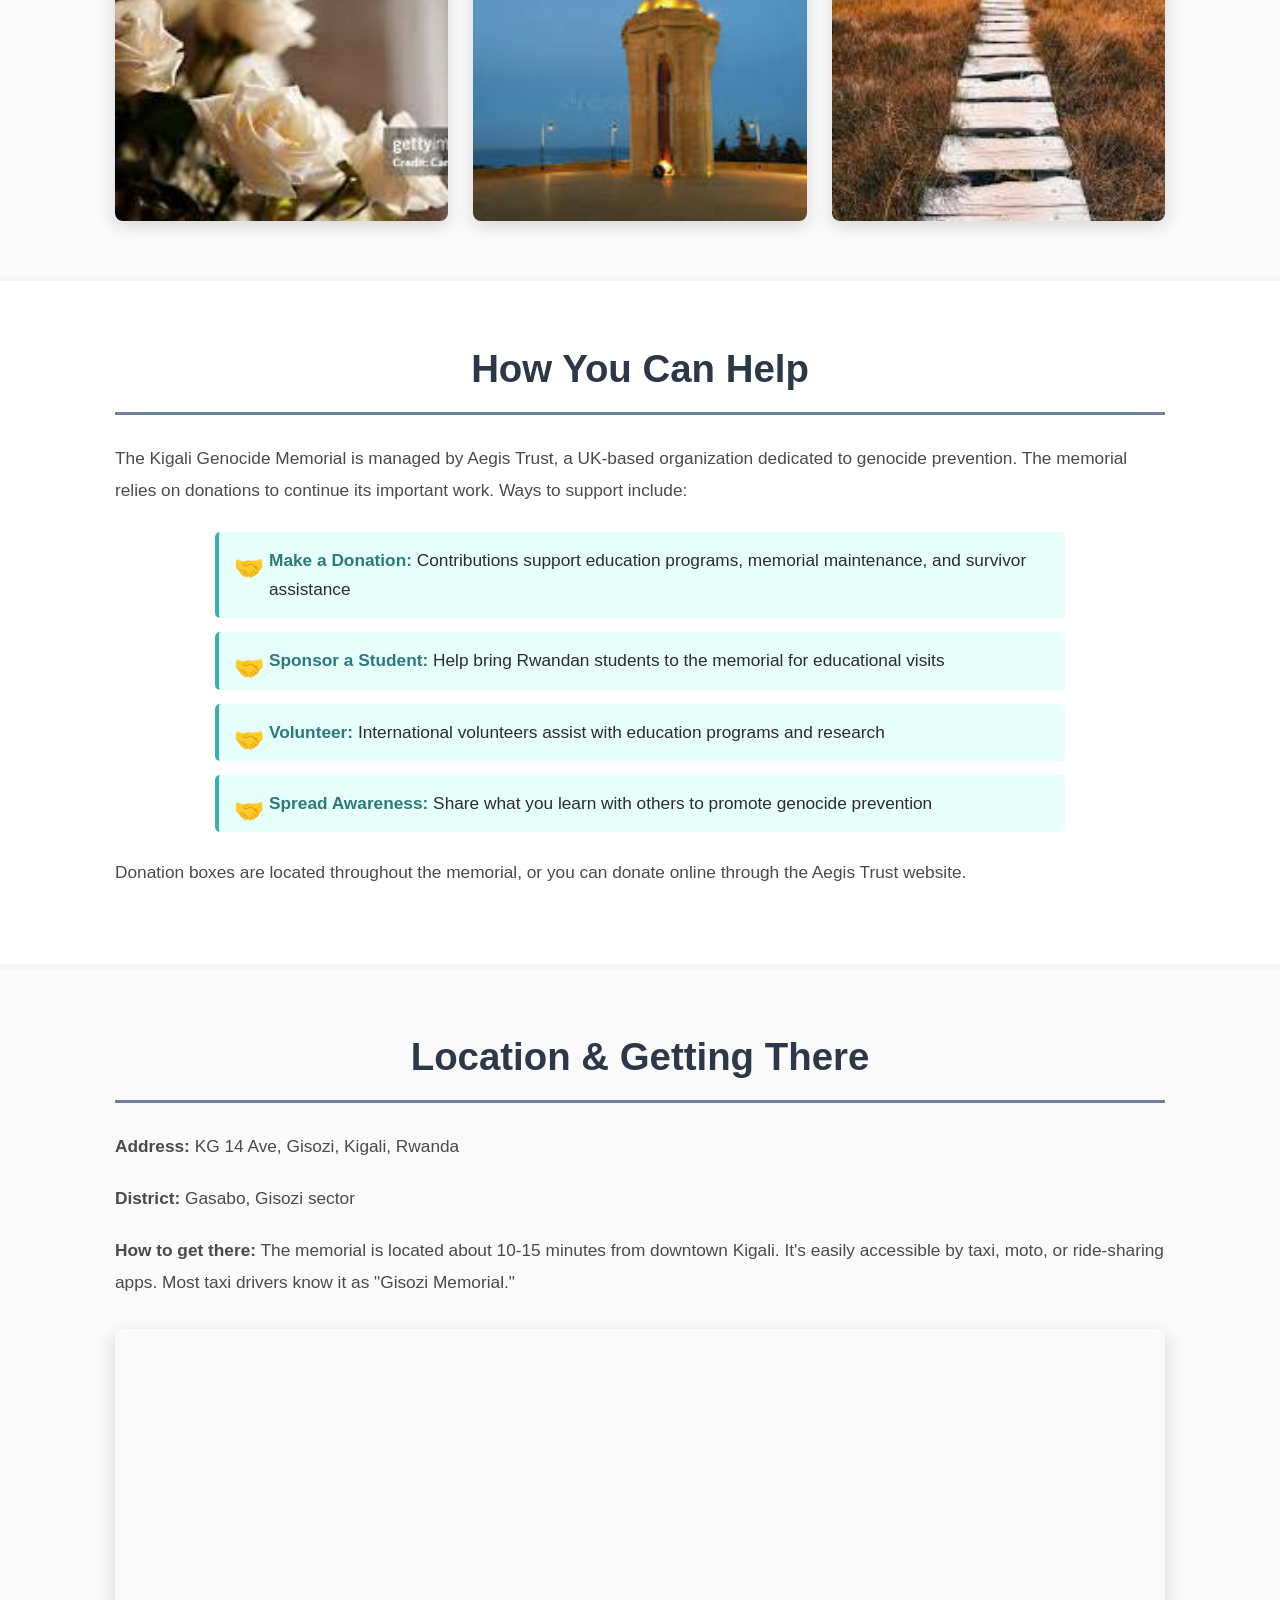
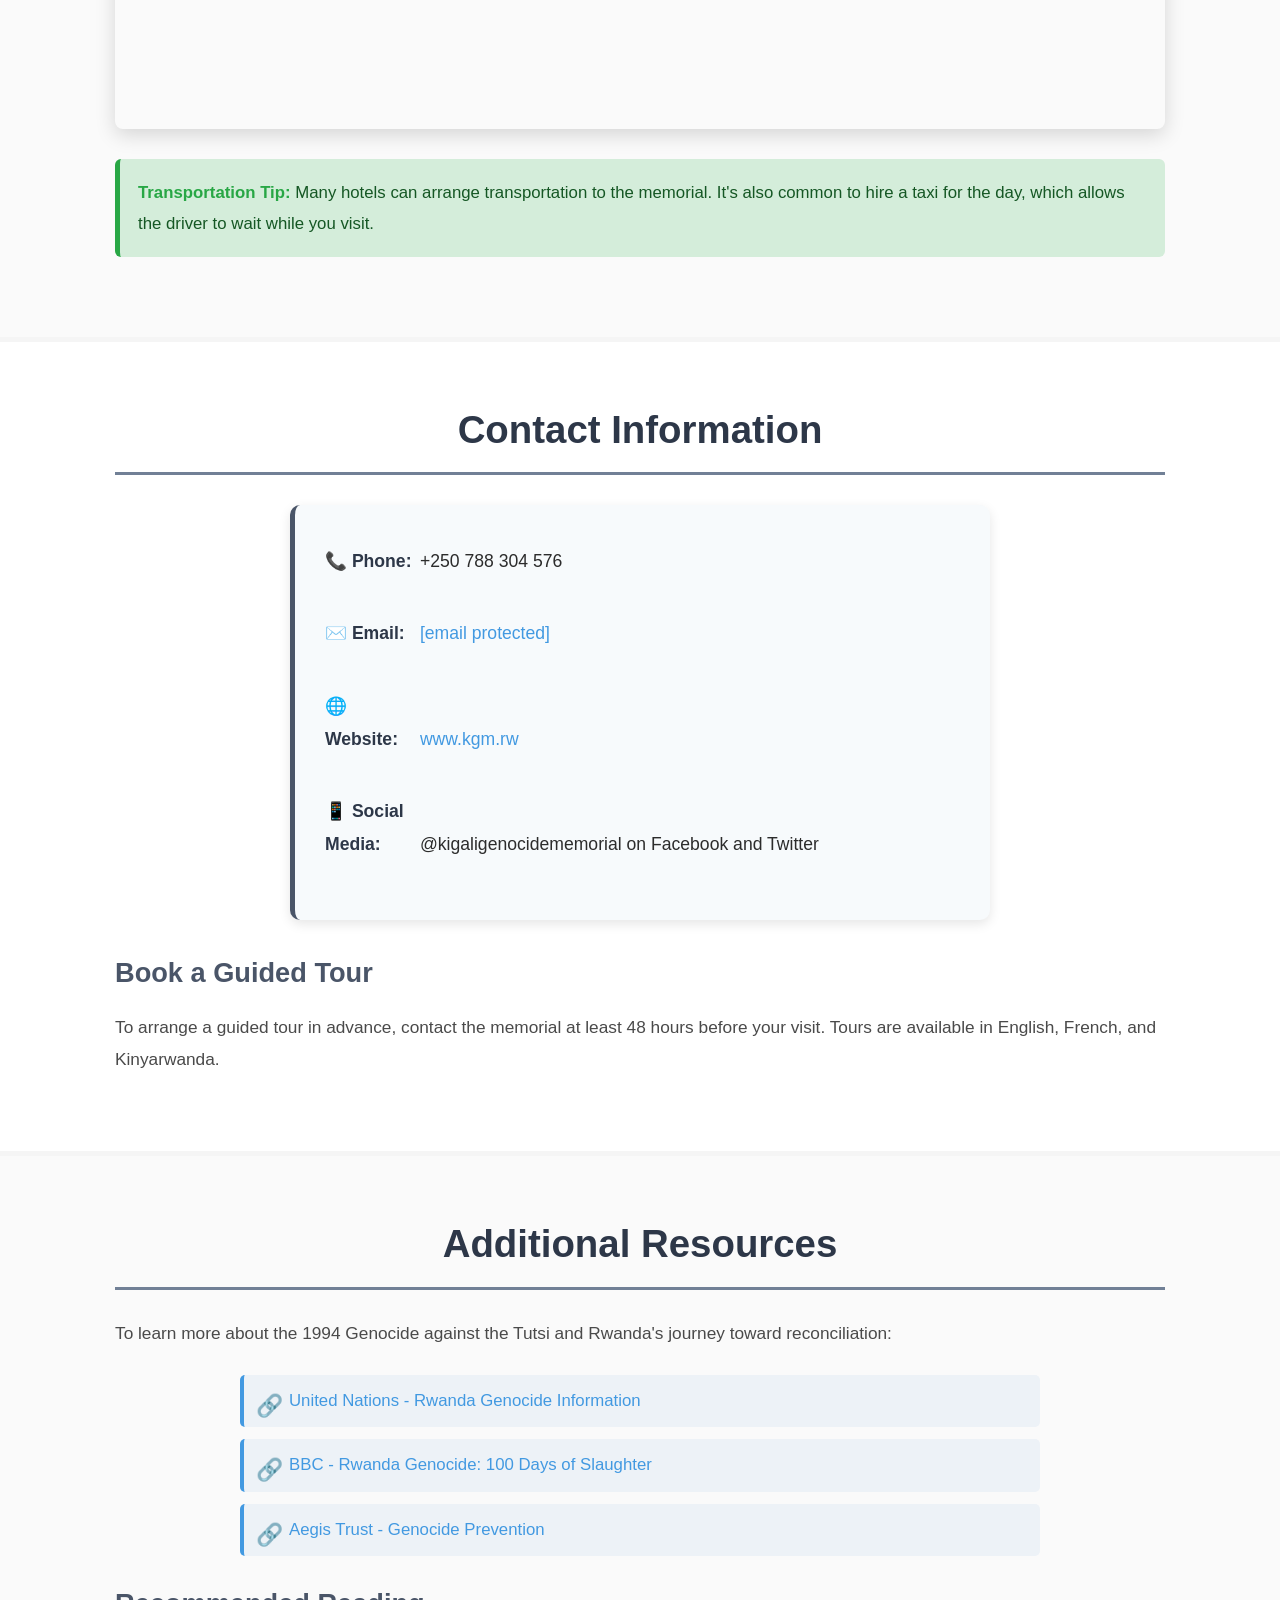
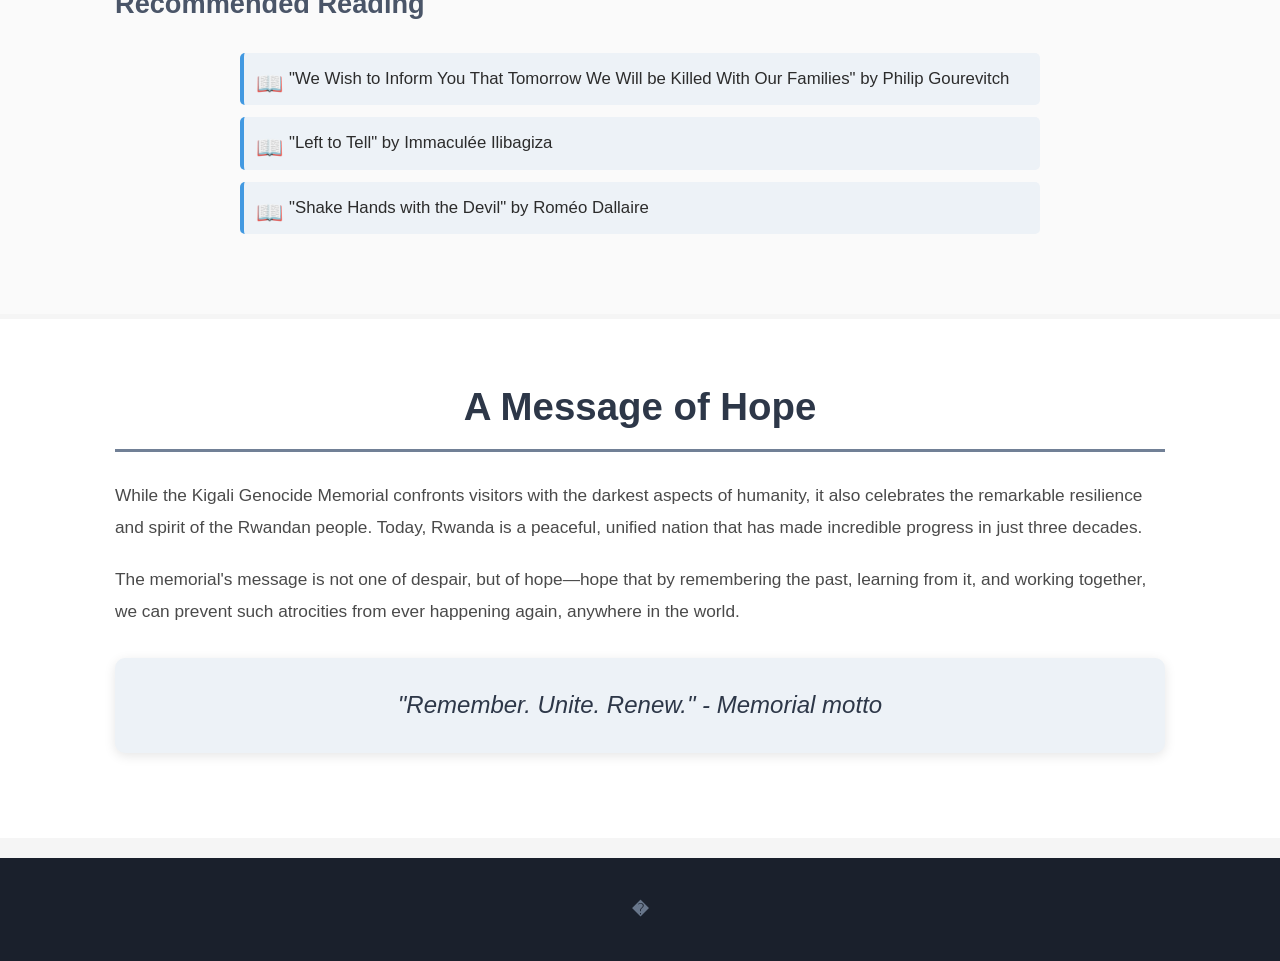
<file: destination4.html>
<!DOCTYPE html>
<html lang="en">
<head>
    <meta charset="UTF-8">
    <meta name="viewport" content="width=device-width, initial-scale=1.0">
    <title>Kigali Genocide Memorial - Discover Kigali</title>
    <link rel="stylesheet" href="destination4.css">
</head>
<body>
    <header>
        <div class="container">
            <h1>Kigali Genocide Memorial</h1>
            <p class="tagline">A Place of Remembrance, Learning, and Hope</p>
        </div>
    </header>

    <nav>
        <div class="container nav-shell">
            <button class="menu-toggle" type="button" aria-expanded="false" aria-controls="primary-navigation">
                <span class="menu-toggle-bar"></span>
                <span class="menu-toggle-bar"></span>
                <span class="menu-toggle-bar"></span>
                <span class="menu-label">Menu</span>
            </button>
            <ul class="nav-menu" id="primary-navigation">
                <li><a href="index.html">← Back to Home</a></li>
                <li><a href="destination1.html">Convention Centre</a></li>
                <li><a href="destination2.html">Inema Arts</a></li>
                <li><a href="destination3.html">Heaven Restaurant</a></li>
            </ul>
        </div>
    </nav>

    <script>
        document.addEventListener('DOMContentLoaded', function () {
            const menuToggle = document.querySelector('.menu-toggle');
            const navMenu = document.querySelector('.nav-menu');

            if (menuToggle && navMenu) {
                menuToggle.addEventListener('click', function () {
                    const isOpen = navMenu.classList.toggle('is-open');
                    menuToggle.setAttribute('aria-expanded', String(isOpen));
                });
            }
        });
    </script>

    <main>
        <section class="intro">
            <div class="container">
                <img src="images/enterence flowers.jfif" alt="Kigali Genocide Memorial entrance with flowers" class="main-image">
                
                <h2>About the Kigali Genocide Memorial</h2>
                <p>The Kigali Genocide Memorial is a powerful and moving tribute to the more than one million victims of the 1994 Genocide against the Tutsi in Rwanda. Opened in 2004 on the 10th anniversary of the genocide, the memorial serves as a place of remembrance, education, and healing for survivors and visitors from around the world.</p>
                
                <p>Located in the Gisozi district of Kigali, the memorial is the final resting place for more than 250,000 victims. Through its exhibitions, gardens, and education center, the memorial tells the story of the genocide, honors the victims, and works to prevent such atrocities from happening again.</p>

                <p class="respect-note"><strong>Please Note:</strong> The Kigali Genocide Memorial deals with sensitive and emotionally challenging content. Visitors should be prepared for graphic images and stories. The memorial should be visited with respect and dignity.</p>
            </div>
        </section>

        <section class="history">
            <div class="container">
                <h2>Historical Context</h2>
                
                <p>Between April and July 1994, Rwanda experienced one of the darkest chapters in human history. In just 100 days, approximately one million Tutsi and moderate Hutu were systematically killed in a genocide that shocked the world. The international community largely failed to intervene, and Rwanda was left to rebuild from unimaginable tragedy.</p>

                <p>The Kigali Genocide Memorial stands as a testament to the resilience of the Rwandan people and their commitment to building a peaceful, unified nation. It serves as both a warning from history and a symbol of hope for the future.</p>

                <img src="images/memorial wall.jpg" alt="Wall of names at the memorial" class="content-image">
            </div>
        </section>

        <section class="exhibitions">
            <div class="container">
                <h2>The Memorial Experience</h2>
                
                <h3>Permanent Exhibitions</h3>
                <ol class="exhibition-list">
                    <li><strong>The 1994 Genocide Against the Tutsi</strong> - A comprehensive exhibition documenting the events leading up to, during, and after the genocide, featuring photographs, video testimonies, and artifacts.</li>
                    
                    <li><strong>Wasted Lives</strong> - A heart-wrenching exhibition about children who were killed during the genocide, including photographs and personal stories that humanize the statistics.</li>
                    
                    <li><strong>Genocide Around the World</strong> - An educational exhibition examining other genocides throughout history, including the Holocaust, Armenia, and Cambodia, emphasizing the importance of prevention.</li>
                </ol>

                <h3>Memorial Gardens</h3>
                <p>The beautifully maintained memorial gardens provide a peaceful space for reflection and remembrance. The gardens include:</p>
                <ul class="garden-features">
                    <li>Mass graves where over 250,000 victims are buried</li>
                    <li>The Wall of Names listing identified victims</li>
                    <li>Reflection pools and contemplative spaces</li>
                    <li>Native plants and flowers symbolizing renewal and hope</li>
                </ul>

                <img src="images/memorial garden.jfif" alt="Peaceful memorial gardens with flowers" class="content-image">
            </div>
        </section>

        <section class="visiting-info">
            <div class="container">
                <h2>Visitor Information</h2>
                
                <table class="info-table">
                    <thead>
                        <tr>
                            <th>Service</th>
                            <th>Details</th>
                            <th>Cost</th>
                        </tr>
                    </thead>
                    <tbody>
                        <tr>
                            <td>General Admission</td>
                            <td>Self-guided tour of all exhibitions</td>
                            <td>Free (donations welcome)</td>
                        </tr>
                        <tr>
                            <td>Guided Tours</td>
                            <td>English, French, Kinyarwanda</td>
                            <td>Free (by appointment)</td>
                        </tr>
                        <tr>
                            <td>Audio Guides</td>
                            <td>Available in multiple languages</td>
                            <td>Free with ID deposit</td>
                        </tr>
                        <tr>
                            <td>Opening Hours</td>
                            <td>Every day: 8:00 AM - 5:00 PM</td>
                            <td>-</td>
                        </tr>
                        <tr>
                            <td>Average Visit Duration</td>
                            <td>2-3 hours recommended</td>
                            <td>-</td>
                        </tr>
                    </tbody>
                </table>

                <p class="notice"><strong>Important:</strong> Entry to the Kigali Genocide Memorial is free, but donations are greatly appreciated and support the memorial's education and outreach programs.</p>
            </div>
        </section>

        <section class="guidelines">
            <div class="container">
                <h2>Visitor Guidelines</h2>
                
                <div class="guidelines-grid">
                    <div class="guideline-card">
                        <h3>✓ Please Do</h3>
                        <ul>
                            <li>Dress modestly and respectfully</li>
                            <li>Maintain silence in exhibition areas</li>
                            <li>Take time for quiet reflection</li>
                            <li>Ask questions respectfully</li>
                            <li>Use the counseling service if needed</li>
                        </ul>
                    </div>

                    <div class="guideline-card">
                        <h3>✗ Please Don't</h3>
                        <ul>
                            <li>Take photographs inside exhibitions</li>
                            <li>Use mobile phones in galleries</li>
                            <li>Eat or drink inside buildings</li>
                            <li>Touch artifacts or displays</li>
                            <li>Make inappropriate comments</li>
                        </ul>
                    </div>
                </div>

                <p class="counseling-note"><strong>Support Available:</strong> Professional counselors are available on-site for visitors who may find the content emotionally overwhelming. Don't hesitate to seek support if needed.</p>
            </div>
        </section>

        <section class="education">
            <div class="container">
                <h2>Education & Research</h2>
                
                <p>Beyond serving as a memorial, the site houses an extensive education center and archive that works to:</p>
                <ul class="education-list">
                    <li>Document survivor testimonies and preserve historical records</li>
                    <li>Educate Rwandan youth about their history and the importance of unity</li>
                    <li>Train educators, journalists, and community leaders in genocide prevention</li>
                    <li>Provide resources for researchers and scholars studying the genocide</li>
                    <li>Host international exchanges and conferences on peace-building</li>
                </ul>

                <p>The memorial works with schools across Rwanda, teaching students about the genocide and promoting messages of peace, reconciliation, and unity.</p>
            </div>
        </section>

        <section class="testimonies">
            <div class="container">
                <h2>Voices of Survivors</h2>
                
                <p>The memorial preserves thousands of video testimonies from genocide survivors. These powerful first-hand accounts ensure that the victims are never forgotten and their stories continue to educate future generations.</p>

                <blockquote class="testimony">
                    "We must remember so that it never happens again. Not just in Rwanda, but anywhere in the world. The memorial is not just about the past—it's about building a better future." - Survivor testimony excerpt
                </blockquote>

                <p>Visitors can view selected video testimonies in the exhibition halls. These stories are difficult to hear but essential for understanding the human impact of the genocide.</p>
            </div>
        </section>

        <section class="photos">
            <div class="container">
                <h2>The Memorial Grounds</h2>
                <p>Photography is permitted in the outdoor gardens and grounds (but not inside exhibitions):</p>
                
                <div class="photo-gallery">
                    <img src="images/memorial roses.jfif" alt="Red roses placed at memorial site" class="gallery-img">
                    <img src="images/etrenal falame memorial.jfif" alt="Eternal flame memorial" class="gallery-img">
                    <img src="images/memorial path.jfif" alt="Walking path through memorial gardens" class="gallery-img">
                </div>
            </div>
        </section>

        <section class="how-to-help">
            <div class="container">
                <h2>How You Can Help</h2>
                
                <p>The Kigali Genocide Memorial is managed by Aegis Trust, a UK-based organization dedicated to genocide prevention. The memorial relies on donations to continue its important work. Ways to support include:</p>

                <ul class="support-list">
                    <li><strong>Make a Donation:</strong> Contributions support education programs, memorial maintenance, and survivor assistance</li>
                    <li><strong>Sponsor a Student:</strong> Help bring Rwandan students to the memorial for educational visits</li>
                    <li><strong>Volunteer:</strong> International volunteers assist with education programs and research</li>
                    <li><strong>Spread Awareness:</strong> Share what you learn with others to promote genocide prevention</li>
                </ul>

                <p>Donation boxes are located throughout the memorial, or you can donate online through the Aegis Trust website.</p>
            </div>
        </section>

        <section class="location-section">
            <div class="container">
                <h2>Location & Getting There</h2>
                <p><strong>Address:</strong> KG 14 Ave, Gisozi, Kigali, Rwanda</p>
                <p><strong>District:</strong> Gasabo, Gisozi sector</p>
                <p><strong>How to get there:</strong> The memorial is located about 10-15 minutes from downtown Kigali. It's easily accessible by taxi, moto, or ride-sharing apps. Most taxi drivers know it as "Gisozi Memorial."</p>
                
                <div class="map-wrapper">
                    <iframe 
                        src="https://www.google.com/maps/embed?pb=!1m18!1m12!1m3!1d3987.4234!2d30.0945!3d-1.9345!2m3!1f0!2f0!3f0!3m2!1i1024!2i768!4f13.1!3m3!1m2!1s0x19dca5a1a1a1a1a1%3A0xb2c3d4e5f6a7b8c9!2sKigali%20Genocide%20Memorial!5e0!3m2!1sen!2srw!4v1234567890"
                        width="100%" 
                        height="400" 
                        style="border:0;" 
                        allowfullscreen="" 
                        loading="lazy" 
                        referrerpolicy="no-referrer-when-downgrade"
                        class="location-map">
                    </iframe>
                </div>

                <p class="transport-tip"><strong>Transportation Tip:</strong> Many hotels can arrange transportation to the memorial. It's also common to hire a taxi for the day, which allows the driver to wait while you visit.</p>
            </div>
        </section>

        <section class="contact-section">
            <div class="container">
                <h2>Contact Information</h2>
                
                <div class="contact-details">
                    <p><strong>📞 Phone:</strong> +250 788 304 576</p>
                    <p><strong>✉️ Email:</strong> <a href="/cdn-cgi/l/email-protection" class="__cf_email__" data-cfemail="c0a9aea6af80a7a5aeafa3a9a4a5a1b2a3a8a9b6a5b2b7a1aea4a1eeafb2a7eeb2b7">[email&#160;protected]</a></p>
                    <p><strong>🌐 Website:</strong> <a href="https://www.kgm.rw" target="_blank" rel="noopener">www.kgm.rw</a></p>
                    <p><strong>📱 Social Media:</strong> @kigaligenocidememorial on Facebook and Twitter</p>
                </div>

                <h3>Book a Guided Tour</h3>
                <p>To arrange a guided tour in advance, contact the memorial at least 48 hours before your visit. Tours are available in English, French, and Kinyarwanda.</p>
            </div>
        </section>

        <section class="resources">
            <div class="container">
                <h2>Additional Resources</h2>
                
                <p>To learn more about the 1994 Genocide against the Tutsi and Rwanda's journey toward reconciliation:</p>

                <ul class="resource-list">
                    <li><a href="https://www.un.org/en/preventgenocide/rwanda/" target="_blank" rel="noopener">United Nations - Rwanda Genocide Information</a></li>
                    <li><a href="https://www.bbc.com/news/world-africa-26875506" target="_blank" rel="noopener">BBC - Rwanda Genocide: 100 Days of Slaughter</a></li>
                    <li><a href="https://www.aegistrust.org/" target="_blank" rel="noopener">Aegis Trust - Genocide Prevention</a></li>
                </ul>

                <h3>Recommended Reading</h3>
                <ul class="reading-list">
                    <li>"We Wish to Inform You That Tomorrow We Will be Killed With Our Families" by Philip Gourevitch</li>
                    <li>"Left to Tell" by Immaculée Ilibagiza</li>
                    <li>"Shake Hands with the Devil" by Roméo Dallaire</li>
                </ul>
            </div>
        </section>

        <section class="reflection">
            <div class="container">
                <h2>A Message of Hope</h2>
                
                <p>While the Kigali Genocide Memorial confronts visitors with the darkest aspects of humanity, it also celebrates the remarkable resilience and spirit of the Rwandan people. Today, Rwanda is a peaceful, unified nation that has made incredible progress in just three decades.</p>

                <p>The memorial's message is not one of despair, but of hope—hope that by remembering the past, learning from it, and working together, we can prevent such atrocities from ever happening again, anywhere in the world.</p>

                <p class="quote-emphasis">"Remember. Unite. Renew." - Memorial motto</p>
            </div>
        </section>
    </main>

    <footer>
        <div class="container">
            <p><a href="index.html" class="footer-link">�
</file>
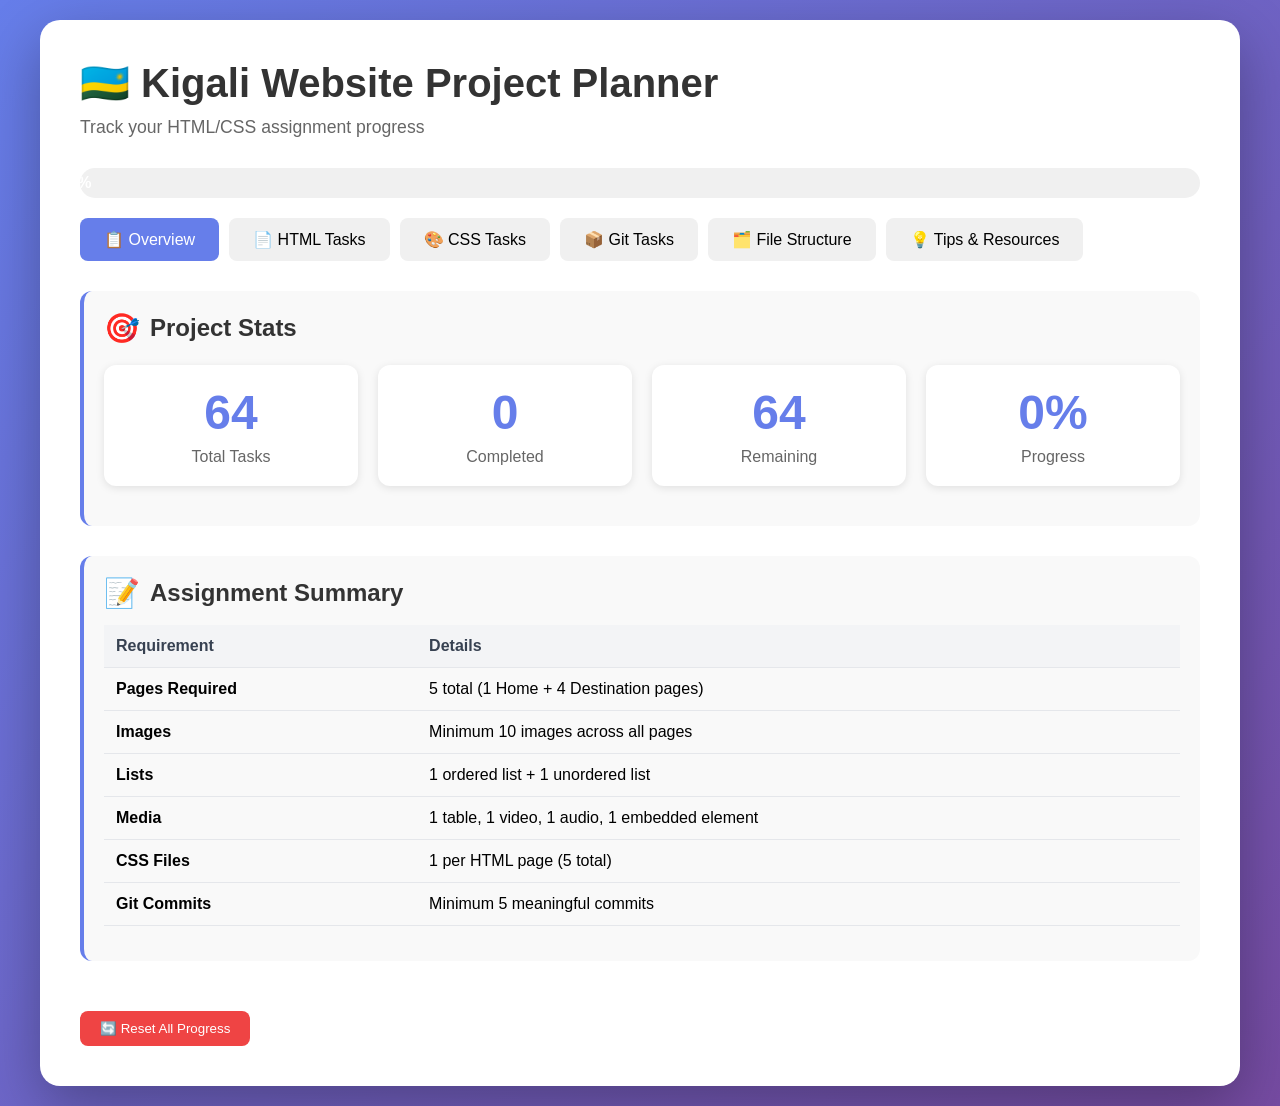
<file: kigali_project_planner.html>
<!DOCTYPE html>
<html lang="en">
<head>
    <meta charset="UTF-8">
    <meta name="viewport" content="width=device-width, initial-scale=1.0">
    <title>Kigali Website Project Planner</title>
    <style>
        * {
            margin: 0;
            padding: 0;
            box-sizing: border-box;
        }

        body {
            font-family: 'Segoe UI', Tahoma, Geneva, Verdana, sans-serif;
            background: linear-gradient(135deg, #667eea 0%, #764ba2 100%);
            padding: 20px;
            min-height: 100vh;
        }

        .container {
            max-width: 1200px;
            margin: 0 auto;
            background: white;
            border-radius: 20px;
            padding: 40px;
            box-shadow: 0 20px 60px rgba(0,0,0,0.3);
        }

        h1 {
            color: #333;
            margin-bottom: 10px;
            font-size: 2.5em;
        }

        .subtitle {
            color: #666;
            margin-bottom: 30px;
            font-size: 1.1em;
        }

        .tabs {
            display: flex;
            gap: 10px;
            margin-bottom: 30px;
            flex-wrap: wrap;
        }

        .tab {
            padding: 12px 24px;
            background: #f0f0f0;
            border: none;
            border-radius: 8px;
            cursor: pointer;
            font-size: 16px;
            transition: all 0.3s;
        }

        .tab:hover {
            background: #e0e0e0;
        }

        .tab.active {
            background: #667eea;
            color: white;
        }

        .tab-content {
            display: none;
        }

        .tab-content.active {
            display: block;
            animation: fadeIn 0.5s;
        }

        @keyframes fadeIn {
            from { opacity: 0; transform: translateY(10px); }
            to { opacity: 1; transform: translateY(0); }
        }

        .progress-bar {
            background: #f0f0f0;
            height: 30px;
            border-radius: 15px;
            margin: 20px 0;
            overflow: hidden;
            position: relative;
        }

        .progress-fill {
            background: linear-gradient(90deg, #667eea, #764ba2);
            height: 100%;
            transition: width 0.5s;
            display: flex;
            align-items: center;
            justify-content: center;
            color: white;
            font-weight: bold;
        }

        .section {
            margin-bottom: 30px;
            padding: 20px;
            background: #f9f9f9;
            border-radius: 12px;
            border-left: 4px solid #667eea;
        }

        .section h2 {
            color: #333;
            margin-bottom: 15px;
            display: flex;
            align-items: center;
            gap: 10px;
        }

        .checklist {
            list-style: none;
        }

        .checklist-item {
            display: flex;
            align-items: flex-start;
            padding: 12px;
            margin: 8px 0;
            background: white;
            border-radius: 8px;
            transition: all 0.3s;
            cursor: pointer;
        }

        .checklist-item:hover {
            box-shadow: 0 4px 12px rgba(0,0,0,0.1);
        }

        .checklist-item.completed {
            opacity: 0.7;
        }

        .checklist-item.completed .item-text {
            text-decoration: line-through;
            color: #888;
        }

        .checkbox {
            width: 24px;
            height: 24px;
            border: 2px solid #667eea;
            border-radius: 6px;
            margin-right: 12px;
            flex-shrink: 0;
            display: flex;
            align-items: center;
            justify-content: center;
            transition: all 0.3s;
        }

        .checklist-item.completed .checkbox {
            background: #667eea;
        }

        .checkbox::after {
            content: '✓';
            color: white;
            font-size: 16px;
            display: none;
        }

        .checklist-item.completed .checkbox::after {
            display: block;
        }

        .item-text {
            flex: 1;
            line-height: 1.6;
        }

        .badge {
            display: inline-block;
            padding: 4px 12px;
            background: #667eea;
            color: white;
            border-radius: 12px;
            font-size: 12px;
            margin-left: 8px;
        }

        .badge.critical {
            background: #ef4444;
        }

        .badge.important {
            background: #f59e0b;
        }

        .structure-visual {
            background: white;
            padding: 20px;
            border-radius: 8px;
            font-family: 'Courier New', monospace;
            font-size: 14px;
            line-height: 1.8;
            overflow-x: auto;
        }

        .folder { color: #f59e0b; font-weight: bold; }
        .file { color: #667eea; }
        .comment { color: #888; }

        .tip {
            background: #fef3c7;
            border-left: 4px solid #f59e0b;
            padding: 15px;
            margin: 15px 0;
            border-radius: 8px;
        }

        .tip strong {
            color: #f59e0b;
        }

        .git-commands {
            background: #1e293b;
            color: #e2e8f0;
            padding: 20px;
            border-radius: 8px;
            font-family: 'Courier New', monospace;
            margin: 15px 0;
            overflow-x: auto;
        }

        .git-commands .command {
            color: #a5f3fc;
            margin: 8px 0;
        }

        .git-commands .comment {
            color: #94a3b8;
        }

        table {
            width: 100%;
            border-collapse: collapse;
            margin: 15px 0;
        }

        th, td {
            padding: 12px;
            text-align: left;
            border-bottom: 1px solid #e5e7eb;
        }

        th {
            background: #f3f4f6;
            font-weight: 600;
            color: #374151;
        }

        .emoji {
            font-size: 1.2em;
        }

        .stats-grid {
            display: grid;
            grid-template-columns: repeat(auto-fit, minmax(200px, 1fr));
            gap: 20px;
            margin: 20px 0;
        }

        .stat-card {
            background: white;
            padding: 20px;
            border-radius: 12px;
            text-align: center;
            box-shadow: 0 2px 8px rgba(0,0,0,0.1);
        }

        .stat-number {
            font-size: 3em;
            font-weight: bold;
            color: #667eea;
            display: block;
        }

        .stat-label {
            color: #666;
            margin-top: 8px;
        }

        .reset-btn {
            background: #ef4444;
            color: white;
            border: none;
            padding: 10px 20px;
            border-radius: 8px;
            cursor: pointer;
            margin-top: 20px;
            transition: all 0.3s;
        }

        .reset-btn:hover {
            background: #dc2626;
        }
    </style>
</head>
<body>
    <div class="container">
        <h1>🇷🇼 Kigali Website Project Planner</h1>
        <p class="subtitle">Track your HTML/CSS assignment progress</p>

        <div class="progress-bar">
            <div class="progress-fill" id="progressFill">0%</div>
        </div>

        <div class="tabs">
            <button class="tab active" onclick="switchTab('overview')">📋 Overview</button>
            <button class="tab" onclick="switchTab('html')">📄 HTML Tasks</button>
            <button class="tab" onclick="switchTab('css')">🎨 CSS Tasks</button>
            <button class="tab" onclick="switchTab('git')">📦 Git Tasks</button>
            <button class="tab" onclick="switchTab('structure')">🗂️ File Structure</button>
            <button class="tab" onclick="switchTab('tips')">💡 Tips & Resources</button>
        </div>

        <!-- OVERVIEW TAB -->
        <div id="overview" class="tab-content active">
            <div class="section">
                <h2><span class="emoji">🎯</span> Project Stats</h2>
                <div class="stats-grid">
                    <div class="stat-card">
                        <span class="stat-number" id="totalTasks">0</span>
                        <div class="stat-label">Total Tasks</div>
                    </div>
                    <div class="stat-card">
                        <span class="stat-number" id="completedTasks">0</span>
                        <div class="stat-label">Completed</div>
                    </div>
                    <div class="stat-card">
                        <span class="stat-number" id="remainingTasks">0</span>
                        <div class="stat-label">Remaining</div>
                    </div>
                    <div class="stat-card">
                        <span class="stat-number" id="progressPercent">0%</span>
                        <div class="stat-label">Progress</div>
                    </div>
                </div>
            </div>

            <div class="section">
                <h2><span class="emoji">📝</span> Assignment Summary</h2>
                <table>
                    <tr>
                        <th>Requirement</th>
                        <th>Details</th>
                    </tr>
                    <tr>
                        <td><strong>Pages Required</strong></td>
                        <td>5 total (1 Home + 4 Destination pages)</td>
                    </tr>
                    <tr>
                        <td><strong>Images</strong></td>
                        <td>Minimum 10 images across all pages</td>
                    </tr>
                    <tr>
                        <td><strong>Lists</strong></td>
                        <td>1 ordered list + 1 unordered list</td>
                    </tr>
                    <tr>
                        <td><strong>Media</strong></td>
                        <td>1 table, 1 video, 1 audio, 1 embedded element</td>
                    </tr>
                    <tr>
                        <td><strong>CSS Files</strong></td>
                        <td>1 per HTML page (5 total)</td>
                    </tr>
                    <tr>
                        <td><strong>Git Commits</strong></td>
                        <td>Minimum 5 meaningful commits</td>
                    </tr>
                </table>
            </div>
        </div>

        <!-- HTML TASKS TAB -->
        <div id="html" class="tab-content">
            <div class="section">
                <h2><span class="emoji">🏠</span> Page Structure</h2>
                <ul class="checklist" id="htmlStructure">
                    <li class="checklist-item" data-task="html-1">
                        <div class="checkbox"></div>
                        <div class="item-text">Create index.html (Home page) <span class="badge critical">CRITICAL</span></div>
                    </li>
                    <li class="checklist-item" data-task="html-2">
                        <div class="checkbox"></div>
                        <div class="item-text">Create destination1.html (e.g., Kigali Convention Centre)</div>
                    </li>
                    <li class="checklist-item" data-task="html-3">
                        <div class="checkbox"></div>
                        <div class="item-text">Create destination2.html (e.g., Inema Arts Center)</div>
                    </li>
                    <li class="checklist-item" data-task="html-4">
                        <div class="checkbox"></div>
                        <div class="item-text">Create destination3.html (e.g., Heaven Restaurant)</div>
                    </li>
                    <li class="checklist-item" data-task="html-5">
                        <div class="checkbox"></div>
                        <div class="item-text">Create destination4.html (e.g., Kigali Genocide Memorial)</div>
                    </li>
                    <li class="checklist-item" data-task="html-6">
                        <div class="checkbox"></div>
                        <div class="item-text">Add navigation links on Home page to all destination pages <span class="badge critical">CRITICAL</span></div>
                    </li>
                    <li class="checklist-item" data-task="html-7">
                        <div class="checkbox"></div>
                        <div class="item-text">Add "Back to Home" link on each destination page <span class="badge critical">CRITICAL</span></div>
                    </li>
                </ul>
            </div>

            <div class="section">
                <h2><span class="emoji">🖼️</span> Images & Media</h2>
                <ul class="checklist" id="htmlMedia">
                    <li class="checklist-item" data-task="html-8">
                        <div class="checkbox"></div>
                        <div class="item-text">Add at least 10 images total across all pages (2 per page minimum) <span class="badge critical">CRITICAL</span></div>
                    </li>
                    <li class="checklist-item" data-task="html-9">
                        <div class="checkbox"></div>
                        <div class="item-text">Add 1 video element (can be embedded YouTube or local video) <span class="badge critical">CRITICAL</span></div>
                    </li>
                    <li class="checklist-item" data-task="html-10">
                        <div class="checkbox"></div>
                        <div class="item-text">Add 1 audio element (can be local audio file or embedded) <span class="badge critical">CRITICAL</span></div>
                    </li>
                    <li class="checklist-item" data-task="html-11">
                        <div class="checkbox"></div>
                        <div class="item-text">Add 1 embedded element (Google Map iframe recommended) <span class="badge critical">CRITICAL</span></div>
                    </li>
                    <li class="checklist-item" data-task="html-12">
                        <div class="checkbox"></div>
                        <div class="item-text">Add alt attributes to all images</div>
                    </li>
                </ul>
            </div>

            <div class="section">
                <h2><span class="emoji">📋</span> Lists & Tables</h2>
                <ul class="checklist" id="htmlLists">
                    <li class="checklist-item" data-task="html-13">
                        <div class="checkbox"></div>
                        <div class="item-text">Add 1 ordered list &lt;ol&gt; (e.g., top 5 attractions, step-by-step directions) <span class="badge critical">CRITICAL</span></div>
                    </li>
                    <li class="checklist-item" data-task="html-14">
                        <div class="checkbox"></div>
                        <div class="item-text">Add 1 unordered list &lt;ul&gt; (e.g., features, amenities, menu items) <span class="badge critical">CRITICAL</span></div>
                    </li>
                    <li class="checklist-item" data-task="html-15">
                        <div class="checkbox"></div>
                        <div class="item-text">Add 1 table (e.g., opening hours, prices, comparison) <span class="badge critical">CRITICAL</span></div>
                    </li>
                </ul>
            </div>

            <div class="section">
                <h2><span class="emoji">🔗</span> Links & Navigation</h2>
                <ul class="checklist" id="htmlLinks">
                    <li class="checklist-item" data-task="html-16">
                        <div class="checkbox"></div>
                        <div class="item-text">Add internal links (between your pages) <span class="badge important">IMPORTANT</span></div>
                    </li>
                    <li class="checklist-item" data-task="html-17">
                        <div class="checkbox"></div>
                        <div class="item-text">Add external links (to relevant websites, maps, booking sites) <span class="badge important">IMPORTANT</span></div>
                    </li>
                    <li class="checklist-item" data-task="html-18">
                        <div class="checkbox"></div>
                        <div class="item-text">Test all links to ensure they work correctly</div>
                    </li>
                </ul>
            </div>

            <div class="section">
                <h2><span class="emoji">✅</span> HTML Best Practices</h2>
                <ul class="checklist" id="htmlBestPractices">
                    <li class="checklist-item" data-task="html-19">
                        <div class="checkbox"></div>
                        <div class="item-text">Use semantic HTML tags (header, nav, main, section, article, footer)</div>
                    </li>
                    <li class="checklist-item" data-task="html-20">
                        <div class="checkbox"></div>
                        <div class="item-text">Include proper DOCTYPE and meta tags on all pages</div>
                    </li>
                    <li class="checklist-item" data-task="html-21">
                        <div class="checkbox"></div>
                        <div class="item-text">Use proper heading hierarchy (h1 → h2 → h3)</div>
                    </li>
                    <li class="checklist-item" data-task="html-22">
                        <div class="checkbox"></div>
                        <div class="item-text">Indent code properly for readability</div>
                    </li>
                    <li class="checklist-item" data-task="html-23">
                        <div class="checkbox"></div>
                        <div class="item-text">Validate HTML using W3C Validator</div>
                    </li>
                </ul>
            </div>
        </div>

        <!-- CSS TASKS TAB -->
        <div id="css" class="tab-content">
            <div class="section">
                <h2><span class="emoji">📁</span> CSS File Setup</h2>
                <ul class="checklist" id="cssSetup">
                    <li class="checklist-item" data-task="css-1">
                        <div class="checkbox"></div>
                        <div class="item-text">Create home.css for index.html <span class="badge critical">CRITICAL</span></div>
                    </li>
                    <li class="checklist-item" data-task="css-2">
                        <div class="checkbox"></div>
                        <div class="item-text">Create destination1.css for destination1.html <span class="badge critical">CRITICAL</span></div>
                    </li>
                    <li class="checklist-item" data-task="css-3">
                        <div class="checkbox"></div>
                        <div class="item-text">Create destination2.css for destination2.html <span class="badge critical">CRITICAL</span></div>
                    </li>
                    <li class="checklist-item" data-task="css-4">
                        <div class="checkbox"></div>
                        <div class="item-text">Create destination3.css for destination3.html <span class="badge critical">CRITICAL</span></div>
                    </li>
                    <li class="checklist-item" data-task="css-5">
                        <div class="checkbox"></div>
                        <div class="item-text">Create destination4.css for destination4.html <span class="badge critical">CRITICAL</span></div>
                    </li>
                    <li class="checklist-item" data-task="css-6">
                        <div class="checkbox"></div>
                        <div class="item-text">Link each CSS file to its corresponding HTML page using &lt;link&gt; tag <span class="badge critical">CRITICAL</span></div>
                    </li>
                </ul>
            </div>

            <div class="section">
                <h2><span class="emoji">🎨</span> CSS Requirements (Per File)</h2>
                <ul class="checklist" id="cssRequirements">
                    <li class="checklist-item" data-task="css-7">
                        <div class="checkbox"></div>
                        <div class="item-text">Add at least 3 CSS classes in each CSS file <span class="badge critical">CRITICAL</span></div>
                    </li>
                    <li class="checklist-item" data-task="css-8">
                        <div class="checkbox"></div>
                        <div class="item-text">Use at least 4 different selectors in each CSS file (element, class, ID, descendant) <span class="badge critical">CRITICAL</span></div>
                    </li>
                    <li class="checklist-item" data-task="css-9">
                        <div class="checkbox"></div>
                        <div class="item-text">Style all images (size, borders, margins, alignment) <span class="badge critical">CRITICAL</span></div>
                    </li>
                </ul>
            </div>

            <div class="section">
                <h2><span class="emoji">🖌️</span> Styling Suggestions</h2>
                <ul class="checklist" id="cssStyling">
                    <li class="checklist-item" data-task="css-10">
                        <div class="checkbox"></div>
                        <div class="item-text">Add color scheme (consistent colors across pages)</div>
                    </li>
                    <li class="checklist-item" data-task="css-11">
                        <div class="checkbox"></div>
                        <div class="item-text">Style navigation menu (could use flexbox or inline-block)</div>
                    </li>
                    <li class="checklist-item" data-task="css-12">
                        <div class="checkbox"></div>
                        <div class="item-text">Add hover effects on links and buttons</div>
                    </li>
                    <li class="checklist-item" data-task="css-13">
                        <div class="checkbox"></div>
                        <div class="item-text">Style the table (borders, padding, alternating row colors)</div>
                    </li>
                    <li class="checklist-item" data-task="css-14">
                        <div class="checkbox"></div>
                        <div class="item-text">Add padding and margins for proper spacing</div>
                    </li>
                    <li class="checklist-item" data-task="css-15">
                        <div class="checkbox"></div>
                        <div class="item-text">Choose readable fonts (font-family, font-size)</div>
                    </li>
                    <li class="checklist-item" data-task="css-16">
                        <div class="checkbox"></div>
                        <div class="item-text">Add a header and footer style consistent across pages</div>
                    </li>
                </ul>
            </div>
        </div>

        <!-- GIT TASKS TAB -->
        <div id="git" class="tab-content">
            <div class="section">
                <h2><span class="emoji">📦</span> GitHub Repository Setup</h2>
                <ul class="checklist" id="gitSetup">
                    <li class="checklist-item" data-task="git-1">
                        <div class="checkbox"></div>
                        <div class="item-text">Create a new public repository on GitHub <span class="badge critical">CRITICAL</span></div>
                    </li>
                    <li class="checklist-item" data-task="git-2">
                        <div class="checkbox"></div>
                        <div class="item-text">Clone repository to your local machine</div>
                    </li>
                    <li class="checklist-item" data-task="git-3">
                        <div class="checkbox"></div>
                        <div class="item-text">Create README.md file <span class="badge critical">CRITICAL</span></div>
                    </li>
                </ul>

                <div class="tip">
                    <strong>💡 Quick Start Commands:</strong>
                    <div class="git-commands">
<span class="comment"># Create and navigate to your project folder</span>
<span class="command">mkdir kigali-website</span>
<span class="command">cd kigali-website</span>

<span class="comment"># Initialize git repository</span>
<span class="command">git init</span>

<span class="comment"># Connect to your GitHub repository</span>
<span class="command">git remote add origin YOUR_REPO_URL</span>

<span class="comment"># Create your first file</span>
<span class="command">echo "# Kigali Website" >> README.md</span>

<span class="comment"># Make your first commit</span>
<span class="command">git add README.md</span>
<span class="command">git commit -m "Initial commit: Add README"</span>
<span class="command">git push -u origin main</span>
                    </div>
                </div>
            </div>

            <div class="section">
                <h2><span class="emoji">💾</span> Commit Strategy (5+ Commits Required)</h2>
                <ul class="checklist" id="gitCommits">
                    <li class="checklist-item" data-task="git-4">
                        <div class="checkbox"></div>
                        <div class="item-text">Commit 1: Initial commit with README.md <span class="badge critical">CRITICAL</span></div>
                    </li>
                    <li class="checklist-item" data-task="git-5">
                        <div class="checkbox"></div>
                        <div class="item-text">Commit 2: Add HTML structure for all pages <span class="badge critical">CRITICAL</span></div>
                    </li>
                    <li class="checklist-item" data-task="git-6">
                        <div class="checkbox"></div>
                        <div class="item-text">Commit 3: Add images and media elements <span class="badge critical">CRITICAL</span></div>
                    </li>
                    <li class="checklist-item" data-task="git-7">
                        <div class="checkbox"></div>
                        <div class="item-text">Commit 4: Add CSS styling for all pages <span class="badge critical">CRITICAL</span></div>
                    </li>
                    <li class="checklist-item" data-task="git-8">
                        <div class="checkbox"></div>
                        <div class="item-text">Commit 5: Final refinements and testing <span class="badge critical">CRITICAL</span></div>
                    </li>
                    <li class="checklist-item" data-task="git-9">
                        <div class="checkbox"></div>
                        <div class="item-text">Additional commits for bug fixes or improvements (optional but recommended)</div>
                    </li>
                </ul>

                <div class="tip">
                    <strong>💡 Commit Best Practices:</strong>
                    <div class="git-commands">
<span class="comment"># Add all changed files</span>
<span class="command">git add .</span>

<span class="comment"># Write meaningful commit messages</span>
<span class="command">git commit -m "Add navigation menu to all pages"</span>
<span class="command">git commit -m "Style table with alternating row colors"</span>
<span class="command">git commit -m "Add Google Maps embed to location pages"</span>

<span class="comment"># Push to GitHub</span>
<span class="command">git push origin main</span>
                    </div>
                </div>
            </div>

            <div class="section">
                <h2><span class="emoji">📄</span> README.md Requirements</h2>
                <ul class="checklist" id="gitReadme">
                    <li class="checklist-item" data-task="git-10">
                        <div class="checkbox"></div>
                        <div class="item-text">Add project title <span class="badge critical">CRITICAL</span></div>
                    </li>
                    <li class="checklist-item" data-task="git-11">
                        <div class="checkbox"></div>
                        <div class="item-text">Add short project description <span class="badge critical">CRITICAL</span></div>
                    </li>
                    <li class="checklist-item" data-task="git-12">
                        <div class="checkbox"></div>
                        <div class="item-text">List all HTML pages included <span class="badge critical">CRITICAL</span></div>
                    </li>
                    <li class="checklist-item" data-task="git-13">
                        <div class="checkbox"></div>
                        <div class="item-text">Add brief explanation of what the project demonstrates <span class="badge critical">CRITICAL</span></div>
                    </li>
                    <li class="checklist-item" data-task="git-14">
                        <div class="checkbox"></div>
                        <div class="item-text">Include your name and course/student ID <span class="badge critical">CRITICAL</span></div>
                    </li>
                </ul>
            </div>
        </div>

        <!-- FILE STRUCTURE TAB -->
        <div id="structure" class="tab-content">
            <div class="section">
                <h2><span class="emoji">🗂️</span> Recommended Project Structure</h2>
                <div class="structure-visual">
<span class="folder">kigali-website/</span>
├── <span class="file">index.html</span>               <span class="comment">← Home page</span>
├── <span class="file">destination1.html</span>        <span class="comment">← e.g., Kigali Convention Centre</span>
├── <span class="file">destination2.html</span>        <span class="comment">← e.g., Inema Arts Center</span>
├── <span class="file">destination3.html</span>        <span class="comment">← e.g., Heaven Restaurant</span>
├── <span class="file">destination4.html</span>        <span class="comment">← e.g., Genocide Memorial</span>
├── <span class="file">README.md</span>                <span class="comment">← Project documentation</span>
├── <span class="folder">css/</span>
│   ├── <span class="file">home.css</span>
│   ├── <span class="file">destination1.css</span>
│   ├── <span class="file">destination2.css</span>
│   ├── <span class="file">destination3.css</span>
│   └── <span class="file">destination4.css</span>
├── <span class="folder">images/</span>
│   ├── <span class="file">logo.png</span>
│   ├── <span class="file">kcc.jpg</span>
│   ├── <span class="file">inema.jpg</span>
│   ├── <span class="file">heaven.jpg</span>
│   └── <span class="comment">... (more images)</span>
├── <span class="folder">media/</span>              <span class="comment">← Optional folder for audio/video</span>
│   ├── <span class="file">tour-video.mp4</span>
│   └── <span class="file">background-music.mp3</span>
                </div>
            </div>

            <div class="section">
                <h2><span class="emoji">📝</span> Sample README.md Template</h2>
                <div class="structure-visual">
# Kigali Tourism Website

## Description
A comprehensive guide to activities and dining experiences in Kigali, Rwanda.
This website showcases popular tourist destinations, restaurants, and cultural
attractions in Rwanda's capital city.

## Pages Included
- **index.html** - Home page with overview and navigation
- **destination1.html** - Kigali Convention Centre
- **destination2.html** - Inema Arts Center
- **destination3.html** - Heaven Restaurant
- **destination4.html** - Kigali Genocide Memorial

## Features Demonstrated
- Semantic HTML5 structure
- Responsive CSS styling with custom classes
- Integration of images, video, and audio elements
- Embedded Google Maps for locations
- Styled tables for pricing/hours information
- Internal and external navigation links
- Organized and validated code structure

## Technologies Used
- HTML5
- CSS3

## Author
[Your Name]
[Course Name/Student ID]
[Date]
                </div>
            </div>
        </div>

        <!-- TIPS TAB -->
        <div id="tips" class="tab-content">
            <div class="section">
                <h2><span class="emoji">💡</span> Kigali Destination Ideas</h2>
                <table>
                    <tr>
                        <th>Category</th>
                        <th>Suggestions</th>
                    </tr>
                    <tr>
                        <td><strong>Cultural Sites</strong></td>
                        <td>Kigali Genocide Memorial, Inema Arts Center, Niyo Cultural Center, King's Palace Museum</td>
                    </tr>
                    <tr>
                        <td><strong>Modern Attractions</strong></td>
                        <td>Kigali Convention Centre, Kigali Heights, Kigali City Tower</td>
                    </tr>
                    <tr>
                        <td><strong>Restaurants</strong></td>
                        <td>Heaven Restaurant, Pili Pili, Khana Khazana, Repub Lounge</td>
                    </tr>
                    <tr>
                        <td><strong>Nature & Parks</strong></td>
                        <td>Nyandungu Eco-Park, Mount Kigali, Nyamirambo Women's Center</td>
                    </tr>
                    <tr>
                        <td><strong>Shopping</strong></td>
                        <td>Kimironko Market, Caplaki Craft Village, Union Trade Centre</td>
                    </tr>
                </table>
            </div>

            <div class="section">
                <h2><span class="emoji">🔍</span> Where to Find Content</h2>
                <ul class="checklist" id="contentSources">
                    <li class="checklist-item" data-task="tip-1">
                        <div class="checkbox"></div>
                        <div class="item-text"><strong>Images:</strong> Unsplash, Pexels, Pixabay (free stock photos), or take your own photos</div>
                    </li>
                    <li class="checklist-item" data-task="tip-2">
                        <div class="checkbox"></div>
                        <div class="item-text"><strong>Videos:</strong> YouTube (embed code), Vimeo, or record your own</div>
                    </li>
                    <li class="checklist-item" data-task="tip-3">
                        <div class="checkbox"></div>
                        <div class="item-text"><strong>Audio:</strong> Free music from Incompetech, or record ambient sounds</div>
                    </li>
                    <li class="checklist-item" data-task="tip-4">
                        <div class="checkbox"></div>
                        <div class="item-text"><strong>Maps:</strong> Google Maps (use share → embed map feature)</div>
                    </li>
                    <li class="checklist-item" data-task="tip-5">
                        <div class="checkbox"></div>
                        <div class="item-text"><strong>Information:</strong> Visit Rwanda website, TripAdvisor, local tourism sites</div>
                    </li>
                </ul>
            </div>

            <div class="section">
                <h2><span class="emoji">🎨</span> CSS Quick Reference</h2>
                <table>
                    <tr>
                        <th>Selector Type</th>
                        <th>Example</th>
                        <th>Use Case</th>
                    </tr>
                    <tr>
                        <td><strong>Element</strong></td>
                        <td>h1 { color: blue; }</td>
                        <td>Style all h1 elements</td>
                    </tr>
                    <tr>
                        <td><strong>Class</strong></td>
                        <td>.header { ... }</td>
                        <td>Reusable styles</td>
                    </tr>
                    <tr>
                        <td><strong>ID</strong></td>
                        <td>#main { ... }</td>
                        <td>Unique element</td>
                    </tr>
                    <tr>
                        <td><strong>Descendant</strong></td>
                        <td>nav a { ... }</td>
                        <td>Links inside nav</td>
                    </tr>
                </table>
            </div>

            <div class="section">
                <h2><span class="emoji">📚</span> Learning Resources</h2>
                <ul class="checklist" id="resources">
                    <li class="checklist-item" data-task="resource-1">
                        <div class="checkbox"></div>
                        <div class="item-text"><strong>W3Schools HTML Tutorial:</strong> https://www.w3schools.com/html/</div>
                    </li>
                    <li class="checklist-item" data-task="resource-2">
                        <div class="checkbox"></div>
                        <div class="item-text"><strong>W3Schools CSS Tutorial:</strong> https://www.w3schools.com/css/</div>
                    </li>
                    <li class="checklist-item" data-task="resource-3">
                        <div class="checkbox"></div>
                        <div class="item-text"><strong>HTML Validator:</strong> https://validator.w3.org/</div>
                    </li>
                    <li class="checklist-item" data-task="resource-4">
                        <div class="checkbox"></div>
                        <div class="item-text"><strong>CSS Validator:</strong> https://jigsaw.w3.org/css-validator/</div>
                    </li>
                    <li class="checklist-item" data-task="resource-5">
                        <div class="checkbox"></div>
                        <div class="item-text"><strong>Git Tutorial:</strong> https://www.w3schools.com/git/</div>
                    </li>
                    <li class="checklist-item" data-task="resource-6">
                        <div class="checkbox"></div>
                        <div class="item-text"><strong>Markdown Guide:</strong> https://www.markdownguide.org/</div>
                    </li>
                </ul>
            </div>

            <div class="tip">
                <strong>🚀 Pro Tips:</strong>
                <ul style="margin-top: 10px; margin-left: 20px;">
                    <li>Start with HTML structure, then add CSS styling</li>
                    <li>Test your pages in a browser frequently</li>
                    <li>Use consistent naming conventions (lowercase, hyphens)</li>
                    <li>Comment your code for better organization</li>
                    <li>Make meaningful git commits as you work</li>
                    <li>Ask for help if you're stuck on something!</li>
                </ul>
            </div>
        </div>

        <button class="reset-btn" onclick="resetProgress()">🔄 Reset All Progress</button>
    </div>

    <script>
        // Load saved progress
        let progress = JSON.parse(localStorage.getItem('kigaliProjectProgress') || '{}');

        function switchTab(tabName) {
            // Hide all tabs
            document.querySelectorAll('.tab-content').forEach(tab => {
                tab.classList.remove('active');
            });
            document.querySelectorAll('.tab').forEach(tab => {
                tab.classList.remove('active');
            });

            // Show selected tab
            document.getElementById(tabName).classList.add('active');
            event.target.classList.add('active');
        }

        function updateProgress() {
            const allItems = document.querySelectorAll('.checklist-item[data-task]');
            const completed = document.querySelectorAll('.checklist-item.completed[data-task]');
            
            const total = allItems.length;
            const done = completed.length;
            const remaining = total - done;
            const percent = total > 0 ? Math.round((done / total) * 100) : 0;

            document.getElementById('totalTasks').textContent = total;
            document.getElementById('completedTasks').textContent = done;
            document.getElementById('remainingTasks').textContent = remaining;
            document.getElementById('progressPercent').textContent = percent + '%';
            
            const progressFill = document.getElementById('progressFill');
            progressFill.style.width = percent + '%';
            progressFill.textContent = percent + '%';

            // Save progress
            localStorage.setItem('kigaliProjectProgress', JSON.stringify(progress));
        }

        function toggleTask(taskId) {
            const item = document.querySelector(`[data-task="${taskId}"]`);
            if (progress[taskId]) {
                delete progress[taskId];
                item.classList.remove('completed');
            } else {
                progress[taskId] = true;
                item.classList.add('completed');
            }
            updateProgress();
        }

        function resetProgress() {
            if (confirm('Are you sure you want to reset all progress? This cannot be undone.')) {
                progress = {};
                localStorage.removeItem('kigaliProjectProgress');
                document.querySelectorAll('.checklist-item').forEach(item => {
                    item.classList.remove('completed');
                });
                updateProgress();
            }
        }

        // Initialize
        document.addEventListener('DOMContentLoaded', () => {
            // Restore saved progress
            Object.keys(progress).forEach(taskId => {
                const item = document.querySelector(`[data-task="${taskId}"]`);
                if (item) {
                    item.classList.add('completed');
                }
            });

            // Add click handlers
            document.querySelectorAll('.checklist-item[data-task]').forEach(item => {
                item.addEventListener('click', () => {
                    toggleTask(item.dataset.task);
                });
            });

            updateProgress();
        });
    </script>
</body>
</html>
</file>
<file: home.css>
:root {
    --bg: #f4efe6;
    --surface: #fffaf3;
    --surface-strong: #ffffff;
    --surface-alt: #f8f3eb;
    --text: #18342e;
    --muted: #5f6f68;
    --accent: #d96c3f;
    --accent-dark: #b9552d;
    --accent-soft: #f3c8b1;
    --brand: #1f6a5a;
    --brand-deep: #123e36;
    --shadow: 0 20px 45px rgba(24, 52, 46, 0.12);
    --radius-lg: 28px;
    --radius-md: 18px;
    --radius-sm: 12px;
    --container: 1180px;
}

* {
    margin: 0;
    padding: 0;
    box-sizing: border-box;
}

html {
    scroll-behavior: smooth;
}

body {
    font-family: "Outfit", "Trebuchet MS", sans-serif;
    line-height: 1.6;
    color: var(--text);
    background:
        radial-gradient(circle at top left, rgba(217, 108, 63, 0.18), transparent 28%),
        linear-gradient(180deg, #f8f3eb 0%, #f4efe6 34%, #f9f6f0 100%);
}

img {
    display: block;
    max-width: 100%;
}

a {
    color: inherit;
}

.container {
    width: min(var(--container), calc(100% - 2rem));
    margin: 0 auto;
}

header {
    position: relative;
    overflow: hidden;
    padding: 5.5rem 0 4rem;
    text-align: center;
    color: white;
    background:
        linear-gradient(135deg, rgba(18, 62, 54, 0.96), rgba(31, 106, 90, 0.9)),
        linear-gradient(45deg, #143a33, #2f7d6d);
}

header::before,
header::after {
    content: "";
    position: absolute;
    border-radius: 999px;
    background: rgba(255, 255, 255, 0.08);
}

header::before {
    width: 18rem;
    height: 18rem;
    top: -6rem;
    left: -4rem;
}

header::after {
    width: 22rem;
    height: 22rem;
    right: -8rem;
    bottom: -10rem;
}

.eyebrow {
    display: inline-block;
    margin-bottom: 1rem;
    padding: 0.45rem 0.9rem;
    border: 1px solid rgba(255, 255, 255, 0.22);
    border-radius: 999px;
    font-size: 0.88rem;
    letter-spacing: 0.08em;
    text-transform: uppercase;
    background: rgba(255, 255, 255, 0.08);
}

header h1,
section h2 {
    font-family: "Source Serif 4", Georgia, serif;
    line-height: 1.08;
}

header h1 {
    max-width: 10ch;
    margin: 0 auto 1rem;
    font-size: clamp(3rem, 7vw, 5.25rem);
}

.tagline {
    max-width: 44rem;
    margin: 0 auto;
    font-size: clamp(1.05rem, 2vw, 1.35rem);
    color: rgba(255, 255, 255, 0.9);
}

nav {
    position: sticky;
    top: 0;
    z-index: 1000;
    backdrop-filter: blur(14px);
    background: rgba(18, 62, 54, 0.88);
    border-bottom: 1px solid rgba(255, 255, 255, 0.08);
}

.nav-shell {
    display: flex;
    align-items: center;
    justify-content: center;
    min-height: 4.5rem;
}

.menu-toggle {
    display: none;
    align-items: center;
    gap: 0.5rem;
    padding: 0.8rem 1rem;
    margin-left: auto;
    border: 1px solid rgba(255, 255, 255, 0.15);
    border-radius: 999px;
    background: rgba(255, 255, 255, 0.06);
    color: white;
    cursor: pointer;
}

.menu-toggle-bar {
    display: block;
    width: 1rem;
    height: 2px;
    margin: 2px 0;
    background: currentColor;
    border-radius: 999px;
}

.menu-label {
    font: inherit;
    font-size: 0.95rem;
    font-weight: 600;
}

.nav-menu {
    list-style: none;
    display: flex;
    flex-wrap: wrap;
    justify-content: center;
    gap: 0.4rem;
    width: 100%;
    padding: 0.75rem 0;
}

.nav-menu a {
    display: block;
    padding: 0.8rem 1rem;
    border-radius: 999px;
    color: white;
    text-decoration: none;
    font-weight: 500;
    transition: background-color 0.25s ease, color 0.25s ease, transform 0.25s ease;
}

.nav-menu a:hover,
.nav-menu a:focus-visible {
    background: rgba(255, 255, 255, 0.12);
    transform: translateY(-1px);
}

.nav-menu a.active {
    background: var(--accent);
}

main {
    overflow: hidden;
}

section {
    padding: 5.5rem 0;
}

section h2 {
    margin-bottom: 1rem;
    font-size: clamp(2.2rem, 4vw, 3.3rem);
    text-align: center;
}

.section-kicker,
.card-tag,
.fact-label {
    text-transform: uppercase;
    letter-spacing: 0.08em;
    font-size: 0.82rem;
    font-weight: 700;
}

.section-kicker,
.card-tag {
    color: var(--accent-dark);
}

.section-intro {
    max-width: 42rem;
    margin: 0 auto;
    text-align: center;
    color: var(--muted);
    font-size: 1.05rem;
}

.hero {
    padding-top: 4.5rem;
}

.hero-layout {
    display: grid;
    grid-template-columns: minmax(0, 1.05fr) minmax(320px, 0.95fr);
    gap: 2.5rem;
    align-items: center;
}

.hero-copy p:not(.section-kicker) {
    max-width: 38rem;
    font-size: 1.08rem;
    color: var(--muted);
}

.hero-actions {
    display: flex;
    flex-wrap: wrap;
    gap: 1rem;
    margin: 2rem 0;
}

.btn {
    display: inline-flex;
    align-items: center;
    justify-content: center;
    min-height: 3.25rem;
    padding: 0.9rem 1.4rem;
    border-radius: 999px;
    background: var(--accent);
    color: white;
    text-decoration: none;
    font-weight: 700;
    transition: transform 0.25s ease, background-color 0.25s ease, box-shadow 0.25s ease;
    box-shadow: 0 12px 25px rgba(217, 108, 63, 0.25);
}

.btn:hover,
.btn:focus-visible {
    transform: translateY(-2px);
    background: var(--accent-dark);
}

.btn-secondary {
    background: transparent;
    color: var(--brand-deep);
    border: 1px solid rgba(24, 52, 46, 0.16);
    box-shadow: none;
}

.btn-secondary:hover,
.btn-secondary:focus-visible {
    background: rgba(24, 52, 46, 0.06);
}

.hero-highlights {
    display: grid;
    grid-template-columns: repeat(3, minmax(0, 1fr));
    gap: 1rem;
}

.highlight-item {
    padding: 1.2rem;
    border-radius: var(--radius-md);
    background: rgba(255, 255, 255, 0.6);
    border: 1px solid rgba(24, 52, 46, 0.08);
    box-shadow: var(--shadow);
}

.highlight-item strong {
    display: block;
    margin-bottom: 0.3rem;
    font-size: 1.05rem;
}

.highlight-item span {
    color: var(--muted);
    font-size: 0.95rem;
}

.hero-visual {
    position: relative;
}

.hero-image {
    width: 100%;
    min-height: 24rem;
    object-fit: cover;
    border-radius: var(--radius-lg);
    box-shadow: var(--shadow);
}

.hero-badge {
    position: absolute;
    right: 1.25rem;
    bottom: 1.25rem;
    max-width: 15rem;
    padding: 1rem 1.1rem;
    border-radius: var(--radius-md);
    background: rgba(255, 250, 243, 0.96);
    color: var(--brand-deep);
    box-shadow: 0 18px 30px rgba(24, 52, 46, 0.18);
}

.badge-label {
    display: block;
    margin-bottom: 0.25rem;
    color: var(--muted);
    font-size: 0.84rem;
}

.destinations,
.quick-facts {
    background: linear-gradient(180deg, rgba(255, 255, 255, 0.72), rgba(255, 255, 255, 0.95));
}

.destination-grid,
.features,
.facts-grid {
    display: grid;
    gap: 1.5rem;
    margin-top: 2.5rem;
}

.destination-grid {
    grid-template-columns: repeat(auto-fit, minmax(250px, 1fr));
}

.destination-card,
.feature,
.fact-card,
.resource-list a {
    border: 1px solid rgba(24, 52, 46, 0.08);
    box-shadow: var(--shadow);
}

.destination-card {
    display: flex;
    flex-direction: column;
    overflow: hidden;
    border-radius: var(--radius-lg);
    background: var(--surface-strong);
    transition: transform 0.3s ease, box-shadow 0.3s ease;
}

.destination-card:hover {
    transform: translateY(-6px);
    box-shadow: 0 24px 42px rgba(24, 52, 46, 0.16);
}

.destination-card img {
    width: 100%;
    height: 240px;
    object-fit: cover;
}

.card-content {
    display: flex;
    flex: 1;
    flex-direction: column;
    gap: 0.9rem;
    padding: 1.5rem;
}

.card-content h3 {
    font-size: 1.55rem;
    line-height: 1.15;
}

.card-content p:not(.card-tag) {
    color: var(--muted);
}

.card-content .btn {
    margin-top: auto;
    width: fit-content;
}

.why-visit,
.useful-links {
    background: var(--surface-alt);
}

.features {
    grid-template-columns: repeat(auto-fit, minmax(220px, 1fr));
}

.feature {
    padding: 1.8rem;
    border-radius: var(--radius-lg);
    background: rgba(255, 255, 255, 0.84);
}

.feature-icon {
    display: inline-flex;
    align-items: center;
    justify-content: center;
    width: 3rem;
    height: 3rem;
    margin-bottom: 1rem;
    border-radius: 50%;
    background: rgba(217, 108, 63, 0.14);
    color: var(--accent-dark);
    font-weight: 800;
}

.feature h3 {
    margin-bottom: 0.65rem;
    font-size: 1.35rem;
}

.feature p,
.fact-card p,
.useful-links p {
    color: var(--muted);
}

.facts-grid {
    grid-template-columns: repeat(auto-fit, minmax(220px, 1fr));
}

.fact-card {
    padding: 1.6rem;
    border-radius: var(--radius-lg);
    background: var(--surface-strong);
}

.fact-label {
    color: var(--brand);
}

.fact-card strong {
    display: block;
    margin: 0.55rem 0 0.45rem;
    font-size: 1.6rem;
}

.useful-links p {
    text-align: center;
    max-width: 38rem;
    margin: 0 auto;
}

.resource-list {
    display: grid;
    grid-template-columns: repeat(auto-fit, minmax(220px, 1fr));
    gap: 1rem;
    margin-top: 2rem;
    list-style: none;
}

.resource-list a {
    display: flex;
    align-items: center;
    justify-content: center;
    min-height: 100%;
    padding: 1.25rem;
    border-radius: var(--radius-md);
    background: var(--surface-strong);
    color: var(--brand-deep);
    text-align: center;
    text-decoration: none;
    font-weight: 700;
    transition: transform 0.25s ease, border-color 0.25s ease;
}

.resource-list a:hover,
.resource-list a:focus-visible {
    transform: translateY(-3px);
    border-color: rgba(217, 108, 63, 0.35);
}

footer {
    padding: 2rem 0 2.5rem;
    text-align: center;
    color: rgba(255, 255, 255, 0.9);
    background: var(--brand-deep);
}

footer p + p {
    margin-top: 0.35rem;
}

@media (max-width: 920px) {
    section {
        padding: 4.5rem 0;
    }

    .hero-layout {
        grid-template-columns: 1fr;
    }

    .hero-copy,
    .hero-copy p:not(.section-kicker) {
        max-width: none;
    }

    .hero-highlights {
        grid-template-columns: repeat(auto-fit, minmax(160px, 1fr));
    }

    .hero-image {
        min-height: 20rem;
    }
}

@media (max-width: 768px) {
    .nav-shell {
        position: relative;
        justify-content: flex-end;
        min-height: 4.2rem;
    }

    .menu-toggle {
        display: inline-flex;
    }

    .nav-menu {
        position: absolute;
        top: calc(100% + 0.5rem);
        left: 0;
        right: 0;
        display: none;
        flex-direction: column;
        gap: 0.3rem;
        padding: 0.9rem;
        border-radius: 0 0 var(--radius-md) var(--radius-md);
        background: rgba(18, 62, 54, 0.97);
        box-shadow: 0 18px 30px rgba(0, 0, 0, 0.16);
    }

    .nav-menu.is-open {
        display: flex;
    }

    .nav-menu a {
        padding: 0.9rem 1rem;
        text-align: left;
    }

    .hero {
        padding-top: 3.2rem;
    }

    .hero-actions {
        flex-direction: column;
    }

    .hero-actions .btn {
        width: 100%;
    }

    .hero-badge {
        position: static;
        max-width: none;
        margin-top: 1rem;
    }
}

@media (max-width: 560px) {
    .container {
        width: min(var(--container), calc(100% - 1.25rem));
    }

    header {
        padding: 4.6rem 0 3.2rem;
    }

    section h2 {
        font-size: 2rem;
    }

    .destination-card img {
        height: 210px;
    }

    .feature,
    .fact-card,
    .card-content {
        padding: 1.25rem;
    }

    .hero-image {
        min-height: 16rem;
    }
}
</file>
<file: destination1.css>
/* CSS for destination1.html (Kigali Convention Centre) */

/* ========== RESET & BASE ========== */
* {
    margin: 0;
    padding: 0;
    box-sizing: border-box;
}

body {
    font-family: 'Arial', 'Helvetica', sans-serif;
    line-height: 1.7;
    color: #2c3e50;
    background-color: #f9f9f9;
}

/* ========== CONTAINER ========== */
.container {
    max-width: 1100px;
    margin: 0 auto;
    padding: 0 25px;
}

/* ========== HEADER ========== */
header {
    background: linear-gradient(to right, #667eea 0%, #764ba2 100%);
    color: white;
    padding: 50px 0;
    text-align: center;
    box-shadow: 0 3px 10px rgba(0,0,0,0.2);
}

header h1 {
    font-size: 2.8em;
    margin-bottom: 8px;
    text-shadow: 2px 2px 4px rgba(0,0,0,0.3);
}

.tagline {
    font-size: 1.2em;
    font-weight: 300;
    opacity: 0.95;
}

/* ========== NAVIGATION ========== */
nav {
    background-color: #34495e;
    padding: 0;
    box-shadow: 0 2px 5px rgba(0,0,0,0.1);
}

.nav-shell {
    display: flex;
    align-items: center;
    justify-content: center;
    min-height: 64px;
}

.menu-toggle {
    display: none;
    align-items: center;
    gap: 8px;
    margin-left: auto;
    padding: 10px 14px;
    border: 1px solid rgba(255,255,255,0.2);
    border-radius: 999px;
    background-color: rgba(255,255,255,0.08);
    color: white;
    cursor: pointer;
}

.menu-toggle-bar {
    display: block;
    width: 16px;
    height: 2px;
    margin: 2px 0;
    border-radius: 999px;
    background-color: currentColor;
}

.menu-label {
    font-size: 0.95em;
    font-weight: 600;
}

.nav-menu {
    list-style: none;
    display: flex;
    justify-content: center;
    flex-wrap: wrap;
}

.nav-menu li {
    margin: 0;
}

.nav-menu a {
    display: block;
    color: white;
    text-decoration: none;
    padding: 15px 22px;
    transition: all 0.3s;
    font-size: 0.95em;
}

.nav-menu a:hover {
    background-color: #667eea;
}

/* ========== MAIN SECTIONS ========== */
section {
    padding: 50px 0;
    background-color: white;
    margin-bottom: 2px;
}

section:nth-child(even) {
    background-color: #f7f9fc;
}

section h2 {
    font-size: 2.3em;
    color: #667eea;
    margin-bottom: 25px;
    border-bottom: 3px solid #667eea;
    padding-bottom: 10px;
}

section h3 {
    font-size: 1.6em;
    color: #34495e;
    margin: 25px 0 15px;
}

section p {
    margin-bottom: 18px;
    font-size: 1.05em;
    color: #555;
    line-height: 1.8;
}

/* ========== IMAGE STYLES ========== */
.main-image {
    width: 100%;
    max-width: 1000px;
    height: auto;
    border-radius: 8px;
    box-shadow: 0 6px 20px rgba(0,0,0,0.15);
    margin: 20px auto;
    display: block;
}

.content-image {
    width: 100%;
    max-width: 800px;
    height: auto;
    border-radius: 8px;
    margin: 30px auto;
    display: block;
    box-shadow: 0 4px 12px rgba(0,0,0,0.1);
}

/* ========== FEATURES GRID ========== */
.features-grid {
    display: grid;
    grid-template-columns: repeat(auto-fit, minmax(240px, 1fr));
    gap: 25px;
    margin-top: 30px;
}

.feature-box {
    background: linear-gradient(135deg, #667eea 0%, #764ba2 100%);
    color: white;
    padding: 30px;
    border-radius: 10px;
    text-align: center;
    box-shadow: 0 5px 15px rgba(0,0,0,0.2);
    transition: transform 0.3s;
}

.feature-box:hover {
    transform: translateY(-8px);
}

.feature-box h3 {
    color: white;
    font-size: 1.4em;
    margin-bottom: 12px;
}

.feature-box p {
    color: rgba(255,255,255,0.9);
    font-size: 1em;
}

/* ========== TABLE STYLES ========== */
.info-table {
    width: 100%;
    border-collapse: collapse;
    margin: 30px 0;
    box-shadow: 0 3px 10px rgba(0,0,0,0.1);
    background-color: white;
}

.info-table thead {
    background-color: #667eea;
    color: white;
}

.info-table th {
    padding: 15px;
    text-align: left;
    font-weight: 600;
    font-size: 1.05em;
}

.info-table td {
    padding: 14px 15px;
    border-bottom: 1px solid #e0e0e0;
    color: #555;
}

.info-table tbody tr:hover {
    background-color: #f7f9fc;
}

/* ========== ORDERED LIST STYLES ========== */
.numbered-list {
    max-width: 850px;
    margin: 25px auto;
    counter-reset: item;
    list-style: none;
}

.numbered-list li {
    margin: 20px 0;
    padding-left: 50px;
    position: relative;
    font-size: 1.05em;
    line-height: 1.7;
}

.numbered-list li::before {
    content: counter(item);
    counter-increment: item;
    position: absolute;
    left: 0;
    top: 0;
    background-color: #667eea;
    color: white;
    width: 35px;
    height: 35px;
    border-radius: 50%;
    display: flex;
    align-items: center;
    justify-content: center;
    font-weight: bold;
    font-size: 1.1em;
}

.numbered-list strong {
    color: #667eea;
}

/* ========== GALLERY STYLES ========== */
.image-grid {
    display: grid;
    grid-template-columns: repeat(auto-fit, minmax(300px, 1fr));
    gap: 20px;
    margin-top: 30px;
}

.gallery-image {
    width: 100%;
    height: 250px;
    object-fit: cover;
    border-radius: 8px;
    box-shadow: 0 4px 12px rgba(0,0,0,0.15);
    transition: transform 0.3s;
}

.gallery-image:hover {
    transform: scale(1.05);
}

/* ========== VIDEO STYLES ========== */
.video-player {
    width: 100%;
    max-width: 800px;
    height: 450px;
    border-radius: 8px;
    margin: 20px auto;
    display: block;
    box-shadow: 0 5px 20px rgba(0,0,0,0.2);
}

.video-note {
    text-align: center;
    font-style: italic;
    color: #777;
    margin-top: 15px;
}

/* ========== MAP STYLES ========== */
.map-container {
    margin: 30px 0;
    border-radius: 8px;
    overflow: hidden;
    box-shadow: 0 4px 15px rgba(0,0,0,0.15);
}

.map-embed {
    display: block;
}

/* ========== CONTACT LIST ========== */
.contact-list {
    list-style: none;
    max-width: 600px;
    margin: 25px auto;
    background-color: #f7f9fc;
    padding: 25px 30px;
    border-radius: 8px;
    border-left: 4px solid #667eea;
}

.contact-list li {
    padding: 10px 0;
    font-size: 1.05em;
    color: #555;
}

.contact-list strong {
    color: #667eea;
    display: inline-block;
    width: 80px;
}

.contact-list a {
    color: #667eea;
    text-decoration: none;
    transition: color 0.3s;
}

.contact-list a:hover {
    color: #764ba2;
    text-decoration: underline;
}

/* ========== FOOTER ========== */
footer {
    background-color: #34495e;
    color: white;
    text-align: center;
    padding: 25px 0;
}

.footer-link {
    color: #667eea;
    text-decoration: none;
    font-weight: 600;
    transition: color 0.3s;
}

.footer-link:hover {
    color: #764ba2;
}

footer p {
    margin: 8px 0;
    opacity: 0.9;
}

/* ========== RESPONSIVE DESIGN ========== */
@media (max-width: 768px) {
    header h1 {
        font-size: 2em;
    }

    .nav-shell {
        position: relative;
        justify-content: flex-end;
    }

    .menu-toggle {
        display: inline-flex;
    }

    .nav-menu {
        position: absolute;
        top: 100%;
        left: 25px;
        right: 25px;
        display: none;
        flex-direction: column;
        padding: 10px;
        background-color: #34495e;
        border-radius: 0 0 10px 10px;
        box-shadow: 0 12px 24px rgba(0,0,0,0.2);
    }

    .nav-menu.is-open {
        display: flex;
    }

    .nav-menu a {
        padding: 14px 16px;
        border-radius: 8px;
        text-align: left;
    }

    section h2 {
        font-size: 1.8em;
    }
    
    .features-grid {
        grid-template-columns: 1fr;
    }
    
    .numbered-list li {
        padding-left: 45px;
    }
    
    .video-player {
        height: 250px;
    }
}
</file>
<file: destination2.css>
/* CSS for destination2.html (Inema Arts Center) */

/* ========== RESET ========== */
* {
    margin: 0;
    padding: 0;
    box-sizing: border-box;
}

body {
    font-family: 'Trebuchet MS', 'Lucida Sans Unicode', 'Lucida Grande', sans-serif;
    line-height: 1.6;
    color: #333;
    background: linear-gradient(to bottom, #fff 0%, #f0f0f0 100%);
}

/* ========== CONTAINER ========== */
.container {
    max-width: 1150px;
    margin: 0 auto;
    padding: 0 20px;
}

/* ========== HEADER ========== */
header {
    background: linear-gradient(45deg, #FF6B6B, #FFD93D, #6BCF7F, #4ECDC4);
    background-size: 300% 300%;
    animation: gradientShift 8s ease infinite;
    color: white;
    padding: 55px 0;
    text-align: center;
    box-shadow: 0 4px 12px rgba(0,0,0,0.2);
}

@keyframes gradientShift {
    0% { background-position: 0% 50%; }
    50% { background-position: 100% 50%; }
    100% { background-position: 0% 50%; }
}

header h1 {
    font-size: 3em;
    margin-bottom: 10px;
    text-shadow: 3px 3px 6px rgba(0,0,0,0.4);
    font-weight: bold;
}

.tagline {
    font-size: 1.3em;
    font-weight: 300;
    text-shadow: 2px 2px 4px rgba(0,0,0,0.3);
}

/* ========== NAVIGATION ========== */
nav {
    background-color: #2d3436;
    padding: 0;
    box-shadow: 0 2px 8px rgba(0,0,0,0.15);
    position: sticky;
    top: 0;
    z-index: 100;
}

.nav-shell {
    display: flex;
    align-items: center;
    justify-content: center;
    min-height: 64px;
}

.menu-toggle {
    display: none;
    align-items: center;
    gap: 8px;
    margin-left: auto;
    padding: 10px 14px;
    border: 1px solid rgba(255,255,255,0.2);
    border-radius: 999px;
    background-color: rgba(255,255,255,0.08);
    color: white;
    cursor: pointer;
}

.menu-toggle-bar {
    display: block;
    width: 16px;
    height: 2px;
    margin: 2px 0;
    border-radius: 999px;
    background-color: currentColor;
}

.menu-label {
    font-size: 0.95em;
    font-weight: 600;
}

.nav-menu {
    list-style: none;
    display: flex;
    justify-content: center;
    flex-wrap: wrap;
}

.nav-menu li {
    margin: 0;
}

.nav-menu a {
    display: block;
    color: white;
    text-decoration: none;
    padding: 16px 24px;
    transition: all 0.3s;
    font-size: 0.98em;
    font-weight: 500;
}

.nav-menu a:hover {
    background-color: #FF6B6B;
    transform: translateY(-2px);
}

/* ========== SECTIONS ========== */
section {
    padding: 55px 0;
    background-color: white;
    margin: 15px 0;
    border-radius: 10px;
    box-shadow: 0 2px 8px rgba(0,0,0,0.08);
}

section h2 {
    font-size: 2.5em;
    color: #FF6B6B;
    margin-bottom: 28px;
    text-align: center;
    border-bottom: 4px solid #FFD93D;
    display: inline-block;
    padding-bottom: 8px;
}

.container > h2 {
    display: block;
    text-align: center;
    width: 100%;
}

section h3 {
    font-size: 1.7em;
    color: #2d3436;
    margin: 22px 0 15px;
}

section p {
    margin-bottom: 20px;
    font-size: 1.08em;
    color: #636e72;
    line-height: 1.8;
}

/* ========== IMAGES ========== */
.main-image {
    width: 100%;
    max-width: 950px;
    height: auto;
    border-radius: 12px;
    box-shadow: 0 8px 25px rgba(0,0,0,0.2);
    margin: 25px auto;
    display: block;
    border: 5px solid #FFD93D;
}

.content-image {
    width: 100%;
    max-width: 750px;
    height: auto;
    border-radius: 10px;
    margin: 30px auto;
    display: block;
    box-shadow: 0 5px 15px rgba(0,0,0,0.15);
}

/* ========== AUDIO PLAYER ========== */
.audio-player {
    width: 100%;
    max-width: 600px;
    margin: 25px auto;
    display: block;
    border-radius: 50px;
    box-shadow: 0 4px 12px rgba(0,0,0,0.15);
}

.audio-note {
    text-align: center;
    font-style: italic;
    color: #888;
    margin-top: 12px;
    font-size: 0.95em;
}

/* ========== UNORDERED LIST ========== */
.experience-list {
    max-width: 850px;
    margin: 30px auto;
    list-style: none;
}

.experience-list li {
    padding: 15px 15px 15px 50px;
    margin: 15px 0;
    background-color: #fff9e6;
    border-left: 5px solid #FFD93D;
    border-radius: 5px;
    position: relative;
    font-size: 1.05em;
    color: #2d3436;
    box-shadow: 0 2px 8px rgba(0,0,0,0.08);
}

.experience-list li::before {
    content: "🎨";
    position: absolute;
    left: 15px;
    font-size: 1.5em;
}

.experience-list strong {
    color: #FF6B6B;
}

/* ========== ARTIST GRID ========== */
.artist-grid {
    display: grid;
    grid-template-columns: repeat(auto-fit, minmax(280px, 1fr));
    gap: 30px;
    margin-top: 35px;
}

.artist-card {
    background-color: white;
    border-radius: 12px;
    overflow: hidden;
    box-shadow: 0 5px 18px rgba(0,0,0,0.12);
    transition: transform 0.3s, box-shadow 0.3s;
    border: 3px solid transparent;
}

.artist-card:hover {
    transform: translateY(-10px) rotate(1deg);
    box-shadow: 0 10px 30px rgba(0,0,0,0.2);
    border-color: #FF6B6B;
}

.artist-card img {
    width: 100%;
    height: 250px;
    object-fit: cover;
}

.artist-card h3 {
    padding: 18px 18px 8px;
    font-size: 1.4em;
    color: #FF6B6B;
}

.artist-card p {
    padding: 0 18px 20px;
    color: #636e72;
    font-size: 1em;
}

/* ========== TABLE STYLES ========== */
.schedule-table {
    width: 100%;
    border-collapse: collapse;
    margin: 30px 0;
    box-shadow: 0 4px 15px rgba(0,0,0,0.1);
    overflow: hidden;
    border-radius: 8px;
}

.schedule-table thead {
    background: linear-gradient(135deg, #FF6B6B, #FFD93D);
    color: white;
}

.schedule-table th {
    padding: 16px;
    text-align: left;
    font-weight: 600;
    font-size: 1.08em;
}

.schedule-table td {
    padding: 15px 16px;
    border-bottom: 1px solid #dfe6e9;
    color: #2d3436;
}

.schedule-table tbody tr:nth-child(even) {
    background-color: #f8f9fa;
}

.schedule-table tbody tr:hover {
    background-color: #fff9e6;
}

.note {
    text-align: center;
    font-style: italic;
    color: #636e72;
    margin-top: 15px;
    font-size: 0.95em;
}

/* ========== ART GALLERY ========== */
.art-gallery {
    display: grid;
    grid-template-columns: repeat(auto-fit, minmax(280px, 1fr));
    gap: 25px;
    margin-top: 35px;
}

.art-image {
    width: 100%;
    height: 280px;
    object-fit: cover;
    border-radius: 10px;
    box-shadow: 0 6px 20px rgba(0,0,0,0.15);
    transition: transform 0.4s, box-shadow 0.3s;
    border: 4px solid #fff;
}

.art-image:hover {
    transform: scale(1.08) rotate(-2deg);
    box-shadow: 0 12px 35px rgba(255, 107, 107, 0.4);
}

/* ========== ORDERED LIST (WORKSHOPS) ========== */
.workshop-list {
    max-width: 900px;
    margin: 30px auto;
    counter-reset: workshop;
    list-style: none;
}

.workshop-list li {
    margin: 22px 0;
    padding-left: 60px;
    position: relative;
    font-size: 1.08em;
    line-height: 1.8;
    color: #2d3436;
}

.workshop-list li::before {
    content: counter(workshop);
    counter-increment: workshop;
    position: absolute;
    left: 0;
    top: -2px;
    background: linear-gradient(135deg, #FF6B6B, #FFD93D);
    color: white;
    width: 42px;
    height: 42px;
    border-radius: 50%;
    display: flex;
    align-items: center;
    justify-content: center;
    font-weight: bold;
    font-size: 1.2em;
    box-shadow: 0 3px 10px rgba(0,0,0,0.2);
}

.workshop-list strong {
    color: #FF6B6B;
    font-size: 1.1em;
}

.workshop-note {
    text-align: center;
    margin-top: 25px;
    padding: 15px;
    background-color: #fff9e6;
    border-radius: 8px;
    color: #636e72;
    font-style: italic;
}

/* ========== EVENTS LIST ========== */
.events-list {
    max-width: 800px;
    margin: 25px auto;
    list-style: none;
}

.events-list li {
    padding: 15px 15px 15px 45px;
    margin: 12px 0;
    background-color: #f8f9fa;
    border-left: 4px solid #6BCF7F;
    border-radius: 5px;
    position: relative;
    font-size: 1.05em;
}

.events-list li::before {
    content: "📅";
    position: absolute;
    left: 12px;
    font-size: 1.4em;
}

/* ========== MAP ========== */
.map-wrapper {
    margin: 30px 0;
    border-radius: 10px;
    overflow: hidden;
    box-shadow: 0 5px 20px rgba(0,0,0,0.15);
    border: 3px solid #FFD93D;
}

.location-map {
    display: block;
}

/* ========== CONTACT GRID ========== */
.contact-grid {
    display: grid;
    grid-template-columns: repeat(auto-fit, minmax(240px, 1fr));
    gap: 25px;
    margin-top: 30px;
}

.contact-box {
    background: linear-gradient(135deg, #FF6B6B, #FFD93D);
    color: white;
    padding: 30px;
    border-radius: 10px;
    text-align: center;
    box-shadow: 0 5px 15px rgba(0,0,0,0.2);
    transition: transform 0.3s;
}

.contact-box:hover {
    transform: translateY(-8px) scale(1.02);
}

.contact-box h3 {
    color: white;
    margin-bottom: 12px;
    font-size: 1.5em;
}

.contact-box p {
    color: rgba(255,255,255,0.95);
    font-size: 1.05em;
}

.contact-box a {
    color: white;
    text-decoration: underline;
}

/* ========== TIPS LIST ========== */
.tips-list {
    max-width: 800px;
    margin: 25px auto;
    list-style: none;
}

.tips-list li {
    padding: 14px 14px 14px 48px;
    margin: 12px 0;
    background-color: #e8f5e9;
    border-left: 4px solid #6BCF7F;
    border-radius: 5px;
    position: relative;
    font-size: 1.05em;
}

.tips-list li::before {
    content: "💡";
    position: absolute;
    left: 12px;
    font-size: 1.4em;
}

/* ========== FOOTER ========== */
footer {
    background: linear-gradient(135deg, #2d3436, #636e72);
    color: white;
    text-align: center;
    padding: 28px 0;
    margin-top: 30px;
    border-radius: 10px 10px 0 0;
}

.footer-link {
    color: #FFD93D;
    text-decoration: none;
    font-weight: 600;
    transition: color 0.3s;
}

.footer-link:hover {
    color: #FF6B6B;
}

footer p {
    margin: 8px 0;
    opacity: 0.92;
}

/* ========== RESPONSIVE ========== */
@media (max-width: 768px) {
    header h1 {
        font-size: 2.2em;
    }

    .nav-shell {
        position: relative;
        justify-content: flex-end;
    }

    .menu-toggle {
        display: inline-flex;
    }

    .nav-menu {
        position: absolute;
        top: 100%;
        left: 20px;
        right: 20px;
        display: none;
        flex-direction: column;
        padding: 10px;
        background-color: #2d3436;
        border-radius: 0 0 10px 10px;
        box-shadow: 0 12px 24px rgba(0,0,0,0.2);
    }

    .nav-menu.is-open {
        display: flex;
    }

    .nav-menu a {
        padding: 14px 16px;
        border-radius: 8px;
        text-align: left;
    }

    .nav-menu a:hover {
        transform: none;
    }

    section h2 {
        font-size: 2em;
    }
    
    .artist-grid,
    .art-gallery {
        grid-template-columns: 1fr;
    }
}
</file>
<file: destination3.css>
/* CSS for destination3.html (Heaven Restaurant) */

/* ========== RESET ========== */
* {
    margin: 0;
    padding: 0;
    box-sizing: border-box;
}

body {
    font-family: 'Georgia', 'Times New Roman', serif;
    line-height: 1.7;
    color: #3d3d3d;
    background-color: #fafafa;
}

/* ========== CONTAINER ========== */
.container {
    max-width: 1100px;
    margin: 0 auto;
    padding: 0 22px;
}

/* ========== HEADER ========== */
header {
    background: linear-gradient(135deg, #e67e22 0%, #f39c12 100%);
    color: white;
    padding: 50px 0;
    text-align: center;
    box-shadow: 0 5px 15px rgba(0,0,0,0.2);
}

header h1 {
    font-size: 3.2em;
    margin-bottom: 12px;
    text-shadow: 2px 2px 5px rgba(0,0,0,0.3);
    font-family: 'Georgia', serif;
}

.tagline {
    font-size: 1.4em;
    font-weight: 300;
    font-style: italic;
    opacity: 0.95;
}

/* ========== NAVIGATION ========== */
nav {
    background-color: #34495e;
    padding: 0;
    box-shadow: 0 3px 8px rgba(0,0,0,0.15);
}

.nav-shell {
    display: flex;
    align-items: center;
    justify-content: center;
    min-height: 64px;
}

.menu-toggle {
    display: none;
    align-items: center;
    gap: 8px;
    margin-left: auto;
    padding: 10px 14px;
    border: 1px solid rgba(255,255,255,0.2);
    border-radius: 999px;
    background-color: rgba(255,255,255,0.08);
    color: white;
    cursor: pointer;
}

.menu-toggle-bar {
    display: block;
    width: 16px;
    height: 2px;
    margin: 2px 0;
    border-radius: 999px;
    background-color: currentColor;
}

.menu-label {
    font-size: 0.95em;
    font-weight: 600;
}

.nav-menu {
    list-style: none;
    display: flex;
    justify-content: center;
    flex-wrap: wrap;
}

.nav-menu li {
    margin: 0;
}

.nav-menu a {
    display: block;
    color: white;
    text-decoration: none;
    padding: 17px 26px;
    transition: all 0.3s ease;
    font-size: 1em;
    font-family: 'Arial', sans-serif;
}

.nav-menu a:hover {
    background-color: #e67e22;
}

/* ========== SECTIONS ========== */
section {
    padding: 55px 0;
    background-color: white;
    margin-bottom: 10px;
}

section:nth-child(even) {
    background-color: #fff8f0;
}

section h2 {
    font-size: 2.6em;
    color: #e67e22;
    margin-bottom: 30px;
    text-align: center;
    border-bottom: 3px solid #f39c12;
    display: inline-block;
    padding-bottom: 10px;
}

.container > h2 {
    display: block;
    text-align: center;
}

section h3 {
    font-size: 1.8em;
    color: #34495e;
    margin: 25px 0 18px;
}

section p {
    margin-bottom: 20px;
    font-size: 1.1em;
    color: #555;
    line-height: 1.85;
}

/* ========== IMAGES ========== */
.hero-img {
    width: 100%;
    max-width: 1000px;
    height: auto;
    border-radius: 10px;
    box-shadow: 0 8px 25px rgba(0,0,0,0.2);
    margin: 25px auto;
    display: block;
}

.mission-img {
    width: 100%;
    max-width: 450px;
    border-radius: 10px;
    box-shadow: 0 5px 15px rgba(0,0,0,0.15);
}

.food-img {
    width: 100%;
    max-width: 700px;
    height: auto;
    border-radius: 10px;
    margin: 30px auto;
    display: block;
    box-shadow: 0 6px 18px rgba(0,0,0,0.15);
}

/* ========== MISSION SECTION ========== */
.mission-content {
    display: flex;
    gap: 35px;
    align-items: center;
    margin-top: 30px;
}

.mission-text {
    flex: 1;
}

/* ========== UNORDERED LIST (MENU) ========== */
.menu-list {
    max-width: 850px;
    margin: 25px auto;
    list-style: none;
}

.menu-list li {
    padding: 14px 14px 14px 55px;
    margin: 15px 0;
    background-color: #fff8f0;
    border-left: 5px solid #e67e22;
    border-radius: 6px;
    position: relative;
    font-size: 1.08em;
    color: #3d3d3d;
    box-shadow: 0 2px 8px rgba(0,0,0,0.08);
}

.menu-list li::before {
    content: "🍽️";
    position: absolute;
    left: 18px;
    font-size: 1.4em;
}

.menu-list strong {
    color: #e67e22;
}

/* ========== TABLE (PRICING) ========== */
.price-table {
    width: 100%;
    border-collapse: collapse;
    margin: 30px 0;
    box-shadow: 0 5px 18px rgba(0,0,0,0.12);
    background-color: white;
    border-radius: 8px;
    overflow: hidden;
}

.price-table thead {
    background: linear-gradient(135deg, #e67e22, #f39c12);
    color: white;
}

.price-table th {
    padding: 17px;
    text-align: left;
    font-weight: 600;
    font-size: 1.1em;
}

.price-table td {
    padding: 16px 17px;
    border-bottom: 1px solid #e8e8e8;
    color: #555;
    font-size: 1.05em;
}

.price-table tbody tr:nth-child(even) {
    background-color: #fff8f0;
}

.price-table tbody tr:hover {
    background-color: #ffe8d0;
}

.note {
    text-align: center;
    font-style: italic;
    color: #777;
    margin-top: 18px;
    font-size: 0.98em;
}

/* ========== EXPERIENCE GRID ========== */
.experience-grid {
    display: grid;
    grid-template-columns: repeat(auto-fit, minmax(300px, 1fr));
    gap: 28px;
    margin-top: 35px;
}

.experience-card {
    background-color: white;
    border-radius: 12px;
    overflow: hidden;
    box-shadow: 0 5px 18px rgba(0,0,0,0.12);
    transition: transform 0.3s, box-shadow 0.3s;
}

.experience-card:hover {
    transform: translateY(-10px);
    box-shadow: 0 10px 30px rgba(230, 126, 34, 0.3);
}

.experience-card img {
    width: 100%;
    height: 230px;
    object-fit: cover;
}

.experience-card h3 {
    padding: 20px 20px 10px;
    font-size: 1.5em;
    color: #e67e22;
}

.experience-card p {
    padding: 0 20px 22px;
    color: #666;
    font-size: 1.05em;
}

/* ========== HOURS TABLE ========== */
.hours-table {
    width: 100%;
    border-collapse: collapse;
    margin: 30px 0;
    box-shadow: 0 5px 18px rgba(0,0,0,0.12);
    background-color: white;
}

.hours-table thead {
    background-color: #34495e;
    color: white;
}

.hours-table th {
    padding: 15px;
    text-align: center;
    font-weight: 600;
    font-size: 1.05em;
}

.hours-table td {
    padding: 14px;
    text-align: center;
    border-bottom: 1px solid #e0e0e0;
    color: #555;
}

.hours-table tbody tr:nth-child(even) {
    background-color: #f9f9f9;
}

.special-note {
    background-color: #fff3cd;
    border-left: 4px solid #f39c12;
    padding: 18px;
    margin-top: 25px;
    border-radius: 5px;
    color: #856404;
}

.special-note strong {
    color: #e67e22;
}

/* ========== HOTEL FEATURES ========== */
.hotel-features {
    display: grid;
    grid-template-columns: repeat(auto-fit, minmax(240px, 1fr));
    gap: 25px;
    margin: 30px 0;
}

.feature-item {
    background-color: #fff8f0;
    padding: 25px;
    border-radius: 10px;
    text-align: center;
    box-shadow: 0 3px 12px rgba(0,0,0,0.1);
    border: 2px solid #f39c12;
}

.feature-item h3 {
    color: #e67e22;
    margin-bottom: 12px;
    font-size: 1.4em;
}

.feature-item p {
    color: #666;
    font-size: 1.05em;
}

/* ========== REVIEWS/BLOCKQUOTES ========== */
.review {
    background-color: #f9f9f9;
    border-left: 5px solid #e67e22;
    padding: 25px;
    margin: 25px 0;
    font-style: italic;
    border-radius: 8px;
    box-shadow: 0 3px 10px rgba(0,0,0,0.08);
    color: #555;
    font-size: 1.1em;
    line-height: 1.7;
}

/* ========== MAP CONTAINER ========== */
.map-container {
    margin: 30px 0;
    border-radius: 10px;
    overflow: hidden;
    box-shadow: 0 6px 20px rgba(0,0,0,0.15);
}

.map-embed {
    display: block;
}

/* ========== CONTACT INFO ========== */
.contact-info {
    max-width: 700px;
    margin: 30px auto;
    background-color: #fff8f0;
    padding: 30px;
    border-radius: 10px;
    box-shadow: 0 4px 12px rgba(0,0,0,0.1);
    border-left: 5px solid #e67e22;
}

.contact-info p {
    padding: 10px 0;
    font-size: 1.1em;
    color: #3d3d3d;
}

.contact-info strong {
    color: #e67e22;
    display: inline-block;
    width: 90px;
}

.contact-info a {
    color: #e67e22;
    text-decoration: none;
    transition: color 0.3s;
}

.contact-info a:hover {
    color: #f39c12;
    text-decoration: underline;
}

.reservation-note {
    text-align: center;
    margin-top: 25px;
    padding: 18px;
    background-color: #d4edda;
    border-radius: 8px;
    border-left: 4px solid #28a745;
    color: #155724;
    font-style: italic;
}

/* ========== ORDERED LIST (TIPS) ========== */
.tips-list {
    max-width: 900px;
    margin: 30px auto;
    counter-reset: tip-counter;
    list-style: none;
}

.tips-list li {
    margin: 22px 0;
    padding-left: 65px;
    position: relative;
    font-size: 1.1em;
    line-height: 1.8;
    color: #3d3d3d;
}

.tips-list li::before {
    content: counter(tip-counter);
    counter-increment: tip-counter;
    position: absolute;
    left: 0;
    top: -3px;
    background: linear-gradient(135deg, #e67e22, #f39c12);
    color: white;
    width: 45px;
    height: 45px;
    border-radius: 50%;
    display: flex;
    align-items: center;
    justify-content: center;
    font-weight: bold;
    font-size: 1.3em;
    box-shadow: 0 4px 12px rgba(0,0,0,0.2);
}

.tips-list strong {
    color: #e67e22;
    font-size: 1.08em;
}

/* ========== FOOTER ========== */
footer {
    background-color: #34495e;
    color: white;
    text-align: center;
    padding: 28px 0;
    margin-top: 20px;
}

.footer-link {
    color: #f39c12;
    text-decoration: none;
    font-weight: 600;
    transition: color 0.3s;
}

.footer-link:hover {
    color: #e67e22;
}

footer p {
    margin: 10px 0;
    opacity: 0.9;
}

/* ========== RESPONSIVE ========== */
@media (max-width: 768px) {
    header h1 {
        font-size: 2.3em;
    }

    .nav-shell {
        position: relative;
        justify-content: flex-end;
    }

    .menu-toggle {
        display: inline-flex;
    }

    .nav-menu {
        position: absolute;
        top: 100%;
        left: 22px;
        right: 22px;
        display: none;
        flex-direction: column;
        padding: 10px;
        background-color: #34495e;
        border-radius: 0 0 10px 10px;
        box-shadow: 0 12px 24px rgba(0,0,0,0.2);
    }

    .nav-menu.is-open {
        display: flex;
    }

    .nav-menu a {
        padding: 14px 16px;
        border-radius: 8px;
        text-align: left;
    }

    section h2 {
        font-size: 2em;
    }
    
    .mission-content {
        flex-direction: column;
    }
    
    .experience-grid,
    .hotel-features {
        grid-template-columns: 1fr;
    }
    
    .tips-list li {
        padding-left: 55px;
    }
}
</file>
<file: destination4.css>
/* CSS for destination4.html (Kigali Genocide Memorial) */

/* ========== RESET ========== */
* {
    margin: 0;
    padding: 0;
    box-sizing: border-box;
}

body {
    font-family: 'Helvetica Neue', Arial, sans-serif;
    line-height: 1.7;
    color: #2c2c2c;
    background-color: #f5f5f5;
}

/* ========== CONTAINER ========== */
.container {
    max-width: 1100px;
    margin: 0 auto;
    padding: 0 25px;
}

/* ========== HEADER ========== */
header {
    background: linear-gradient(to bottom, #4a5568 0%, #2d3748 100%);
    color: white;
    padding: 50px 0;
    text-align: center;
    box-shadow: 0 4px 12px rgba(0,0,0,0.25);
}

header h1 {
    font-size: 2.8em;
    margin-bottom: 12px;
    text-shadow: 2px 2px 4px rgba(0,0,0,0.4);
    font-weight: 400;
}

.tagline {
    font-size: 1.3em;
    font-weight: 300;
    opacity: 0.95;
    font-style: italic;
}

/* ========== NAVIGATION ========== */
nav {
    background-color: #1a202c;
    padding: 0;
    box-shadow: 0 2px 8px rgba(0,0,0,0.2);
}

.nav-shell {
    display: flex;
    align-items: center;
    justify-content: center;
    min-height: 64px;
}

.menu-toggle {
    display: none;
    align-items: center;
    gap: 8px;
    margin-left: auto;
    padding: 10px 14px;
    border: 1px solid rgba(255,255,255,0.2);
    border-radius: 999px;
    background-color: rgba(255,255,255,0.08);
    color: white;
    cursor: pointer;
}

.menu-toggle-bar {
    display: block;
    width: 16px;
    height: 2px;
    margin: 2px 0;
    border-radius: 999px;
    background-color: currentColor;
}

.menu-label {
    font-size: 0.95em;
    font-weight: 600;
}

.nav-menu {
    list-style: none;
    display: flex;
    justify-content: center;
    flex-wrap: wrap;
}

.nav-menu li {
    margin: 0;
}

.nav-menu a {
    display: block;
    color: white;
    text-decoration: none;
    padding: 16px 24px;
    transition: all 0.3s;
    font-size: 0.98em;
}

.nav-menu a:hover {
    background-color: #4a5568;
}

/* ========== SECTIONS ========== */
section {
    padding: 55px 0;
    background-color: white;
    margin-bottom: 5px;
}

section:nth-child(even) {
    background-color: #fafafa;
}

section h2 {
    font-size: 2.4em;
    color: #2d3748;
    margin-bottom: 28px;
    text-align: center;
    border-bottom: 3px solid #718096;
    display: inline-block;
    padding-bottom: 10px;
}

.container > h2 {
    display: block;
    text-align: center;
}

section h3 {
    font-size: 1.7em;
    color: #4a5568;
    margin: 25px 0 16px;
}

section p {
    margin-bottom: 20px;
    font-size: 1.08em;
    color: #4a4a4a;
    line-height: 1.85;
}

/* ========== SPECIAL NOTICES ========== */
.respect-note {
    background-color: #fff3cd;
    border-left: 5px solid #ffc107;
    padding: 20px;
    margin: 25px 0;
    border-radius: 6px;
    color: #856404;
    font-size: 1.05em;
}

.respect-note strong {
    color: #d39e00;
    font-size: 1.1em;
}

.notice {
    background-color: #d1ecf1;
    border-left: 5px solid #17a2b8;
    padding: 18px;
    margin: 25px 0;
    border-radius: 6px;
    color: #0c5460;
    font-size: 1.05em;
}

.notice strong {
    color: #0c5460;
}

.counseling-note {
    background-color: #f8d7da;
    border-left: 5px solid #dc3545;
    padding: 20px;
    margin: 25px 0;
    border-radius: 6px;
    color: #721c24;
    font-size: 1.05em;
}

.counseling-note strong {
    color: #dc3545;
}

.transport-tip {
    background-color: #d4edda;
    border-left: 5px solid #28a745;
    padding: 18px;
    margin: 25px 0;
    border-radius: 6px;
    color: #155724;
    font-size: 1.05em;
}

.transport-tip strong {
    color: #28a745;
}

/* ========== IMAGES ========== */
.main-image {
    width: 100%;
    max-width: 950px;
    height: auto;
    border-radius: 8px;
    box-shadow: 0 6px 20px rgba(0,0,0,0.2);
    margin: 25px auto;
    display: block;
}

.content-image {
    width: 100%;
    max-width: 750px;
    height: auto;
    border-radius: 8px;
    margin: 30px auto;
    display: block;
    box-shadow: 0 5px 15px rgba(0,0,0,0.15);
}

/* ========== ORDERED LIST (EXHIBITIONS) ========== */
.exhibition-list {
    max-width: 900px;
    margin: 30px auto;
    counter-reset: exhibition;
    list-style: none;
}

.exhibition-list li {
    margin: 22px 0;
    padding-left: 60px;
    position: relative;
    font-size: 1.1em;
    line-height: 1.8;
    color: #2c2c2c;
}

.exhibition-list li::before {
    content: counter(exhibition);
    counter-increment: exhibition;
    position: absolute;
    left: 0;
    top: -2px;
    background-color: #4a5568;
    color: white;
    width: 44px;
    height: 44px;
    border-radius: 50%;
    display: flex;
    align-items: center;
    justify-content: center;
    font-weight: bold;
    font-size: 1.3em;
    box-shadow: 0 3px 10px rgba(0,0,0,0.2);
}

.exhibition-list strong {
    color: #2d3748;
    font-size: 1.08em;
}

/* ========== UNORDERED LIST (GARDEN FEATURES) ========== */
.garden-features {
    max-width: 850px;
    margin: 25px auto;
    list-style: none;
}

.garden-features li {
    padding: 14px 14px 14px 50px;
    margin: 14px 0;
    background-color: #f0f4f8;
    border-left: 4px solid #718096;
    border-radius: 5px;
    position: relative;
    font-size: 1.08em;
    color: #2c2c2c;
}

.garden-features li::before {
    content: "🌿";
    position: absolute;
    left: 15px;
    font-size: 1.5em;
}

.education-list {
    max-width: 850px;
    margin: 25px auto;
    list-style: none;
}

.education-list li {
    padding: 14px 14px 14px 50px;
    margin: 14px 0;
    background-color: #f0f4f8;
    border-left: 4px solid #4299e1;
    border-radius: 5px;
    position: relative;
    font-size: 1.08em;
    color: #2c2c2c;
}

.education-list li::before {
    content: "📚";
    position: absolute;
    left: 15px;
    font-size: 1.4em;
}

.support-list {
    max-width: 850px;
    margin: 25px auto;
    list-style: none;
}

.support-list li {
    padding: 14px 14px 14px 50px;
    margin: 14px 0;
    background-color: #e6fffa;
    border-left: 4px solid #38b2ac;
    border-radius: 5px;
    position: relative;
    font-size: 1.08em;
}

.support-list li::before {
    content: "🤝";
    position: absolute;
    left: 15px;
    font-size: 1.4em;
}

.support-list strong {
    color: #2c7a7b;
}

/* ========== TABLE ========== */
.info-table {
    width: 100%;
    border-collapse: collapse;
    margin: 30px 0;
    box-shadow: 0 5px 18px rgba(0,0,0,0.12);
    background-color: white;
}

.info-table thead {
    background-color: #4a5568;
    color: white;
}

.info-table th {
    padding: 16px;
    text-align: left;
    font-weight: 600;
    font-size: 1.08em;
}

.info-table td {
    padding: 15px 16px;
    border-bottom: 1px solid #e2e8f0;
    color: #4a4a4a;
}

.info-table tbody tr:nth-child(even) {
    background-color: #f7fafc;
}

.info-table tbody tr:hover {
    background-color: #edf2f7;
}

/* ========== GUIDELINES GRID ========== */
.guidelines-grid {
    display: grid;
    grid-template-columns: repeat(auto-fit, minmax(350px, 1fr));
    gap: 30px;
    margin-top: 35px;
}

.guideline-card {
    background-color: white;
    padding: 30px;
    border-radius: 10px;
    box-shadow: 0 5px 18px rgba(0,0,0,0.12);
    border-top: 5px solid #4a5568;
}

.guideline-card h3 {
    color: #2d3748;
    margin-bottom: 20px;
    font-size: 1.6em;
    text-align: center;
}

.guideline-card ul {
    list-style: none;
}

.guideline-card ul li {
    padding: 12px 12px 12px 35px;
    margin: 10px 0;
    position: relative;
    font-size: 1.05em;
    color: #4a4a4a;
}

.guideline-card ul li::before {
    position: absolute;
    left: 8px;
    font-size: 1.2em;
}

.guideline-card:first-child ul li::before {
    content: "✓";
    color: #28a745;
}

.guideline-card:last-child ul li::before {
    content: "✗";
    color: #dc3545;
}

/* ========== PHOTO GALLERY ========== */
.photo-gallery {
    display: grid;
    grid-template-columns: repeat(auto-fit, minmax(300px, 1fr));
    gap: 25px;
    margin-top: 35px;
}

.gallery-img {
    width: 100%;
    height: 250px;
    object-fit: cover;
    border-radius: 8px;
    box-shadow: 0 5px 18px rgba(0,0,0,0.15);
    transition: transform 0.3s;
}

.gallery-img:hover {
    transform: scale(1.05);
}

/* ========== TESTIMONY/BLOCKQUOTE ========== */
.testimony {
    background-color: #f7fafc;
    border-left: 5px solid #4a5568;
    padding: 28px;
    margin: 30px 0;
    font-style: italic;
    border-radius: 8px;
    box-shadow: 0 3px 12px rgba(0,0,0,0.1);
    color: #2c2c2c;
    font-size: 1.15em;
    line-height: 1.8;
}

/* ========== MAP ========== */
.map-wrapper {
    margin: 30px 0;
    border-radius: 8px;
    overflow: hidden;
    box-shadow: 0 6px 20px rgba(0,0,0,0.15);
}

.location-map {
    display: block;
}

/* ========== CONTACT DETAILS ========== */
.contact-details {
    max-width: 700px;
    margin: 30px auto;
    background-color: #f7fafc;
    padding: 30px;
    border-radius: 10px;
    box-shadow: 0 4px 12px rgba(0,0,0,0.1);
    border-left: 5px solid #4a5568;
}

.contact-details p {
    padding: 10px 0;
    font-size: 1.1em;
    color: #2c2c2c;
}

.contact-details strong {
    color: #2d3748;
    display: inline-block;
    width: 90px;
}

.contact-details a {
    color: #4299e1;
    text-decoration: none;
    transition: color 0.3s;
}

.contact-details a:hover {
    color: #2b6cb0;
    text-decoration: underline;
}

/* ========== RESOURCE LISTS ========== */
.resource-list,
.reading-list {
    max-width: 800px;
    margin: 25px auto;
    list-style: none;
}

.resource-list li,
.reading-list li {
    padding: 12px 12px 12px 45px;
    margin: 12px 0;
    background-color: #edf2f7;
    border-left: 4px solid #4299e1;
    border-radius: 5px;
    position: relative;
    font-size: 1.05em;
}

.resource-list li::before {
    content: "🔗";
    position: absolute;
    left: 12px;
    font-size: 1.3em;
}

.reading-list li::before {
    content: "📖";
    position: absolute;
    left: 12px;
    font-size: 1.3em;
}

.resource-list a,
.reading-list a {
    color: #4299e1;
    text-decoration: none;
}

.resource-list a:hover {
    text-decoration: underline;
}

/* ========== REFLECTION/QUOTE ========== */
.quote-emphasis {
    text-align: center;
    font-size: 1.5em;
    color: #2d3748;
    font-style: italic;
    margin: 30px 0;
    padding: 25px;
    background-color: #edf2f7;
    border-radius: 10px;
    box-shadow: 0 3px 12px rgba(0,0,0,0.1);
}

/* ========== FOOTER ========== */
footer {
    background-color: #1a202c;
    color: white;
    text-align: center;
    padding: 28px 0;
    margin-top: 20px;
}

.footer-link {
    color: #718096;
    text-decoration: none;
    font-weight: 600;
    transition: color 0.3s;
}

.footer-link:hover {
    color: #a0aec0;
}

footer p {
    margin: 10px 0;
    opacity: 0.9;
}

/* ========== RESPONSIVE ========== */
@media (max-width: 768px) {
    header h1 {
        font-size: 2.2em;
    }

    .nav-shell {
        position: relative;
        justify-content: flex-end;
    }

    .menu-toggle {
        display: inline-flex;
    }

    .nav-menu {
        position: absolute;
        top: 100%;
        left: 25px;
        right: 25px;
        display: none;
        flex-direction: column;
        padding: 10px;
        background-color: #1a202c;
        border-radius: 0 0 10px 10px;
        box-shadow: 0 12px 24px rgba(0,0,0,0.2);
    }

    .nav-menu.is-open {
        display: flex;
    }

    .nav-menu a {
        padding: 14px 16px;
        border-radius: 8px;
        text-align: left;
    }

    section h2 {
        font-size: 2em;
    }
    
    .guidelines-grid {
        grid-template-columns: 1fr;
    }
    
    .exhibition-list li {
        padding-left: 55px;
    }
}
</file>
